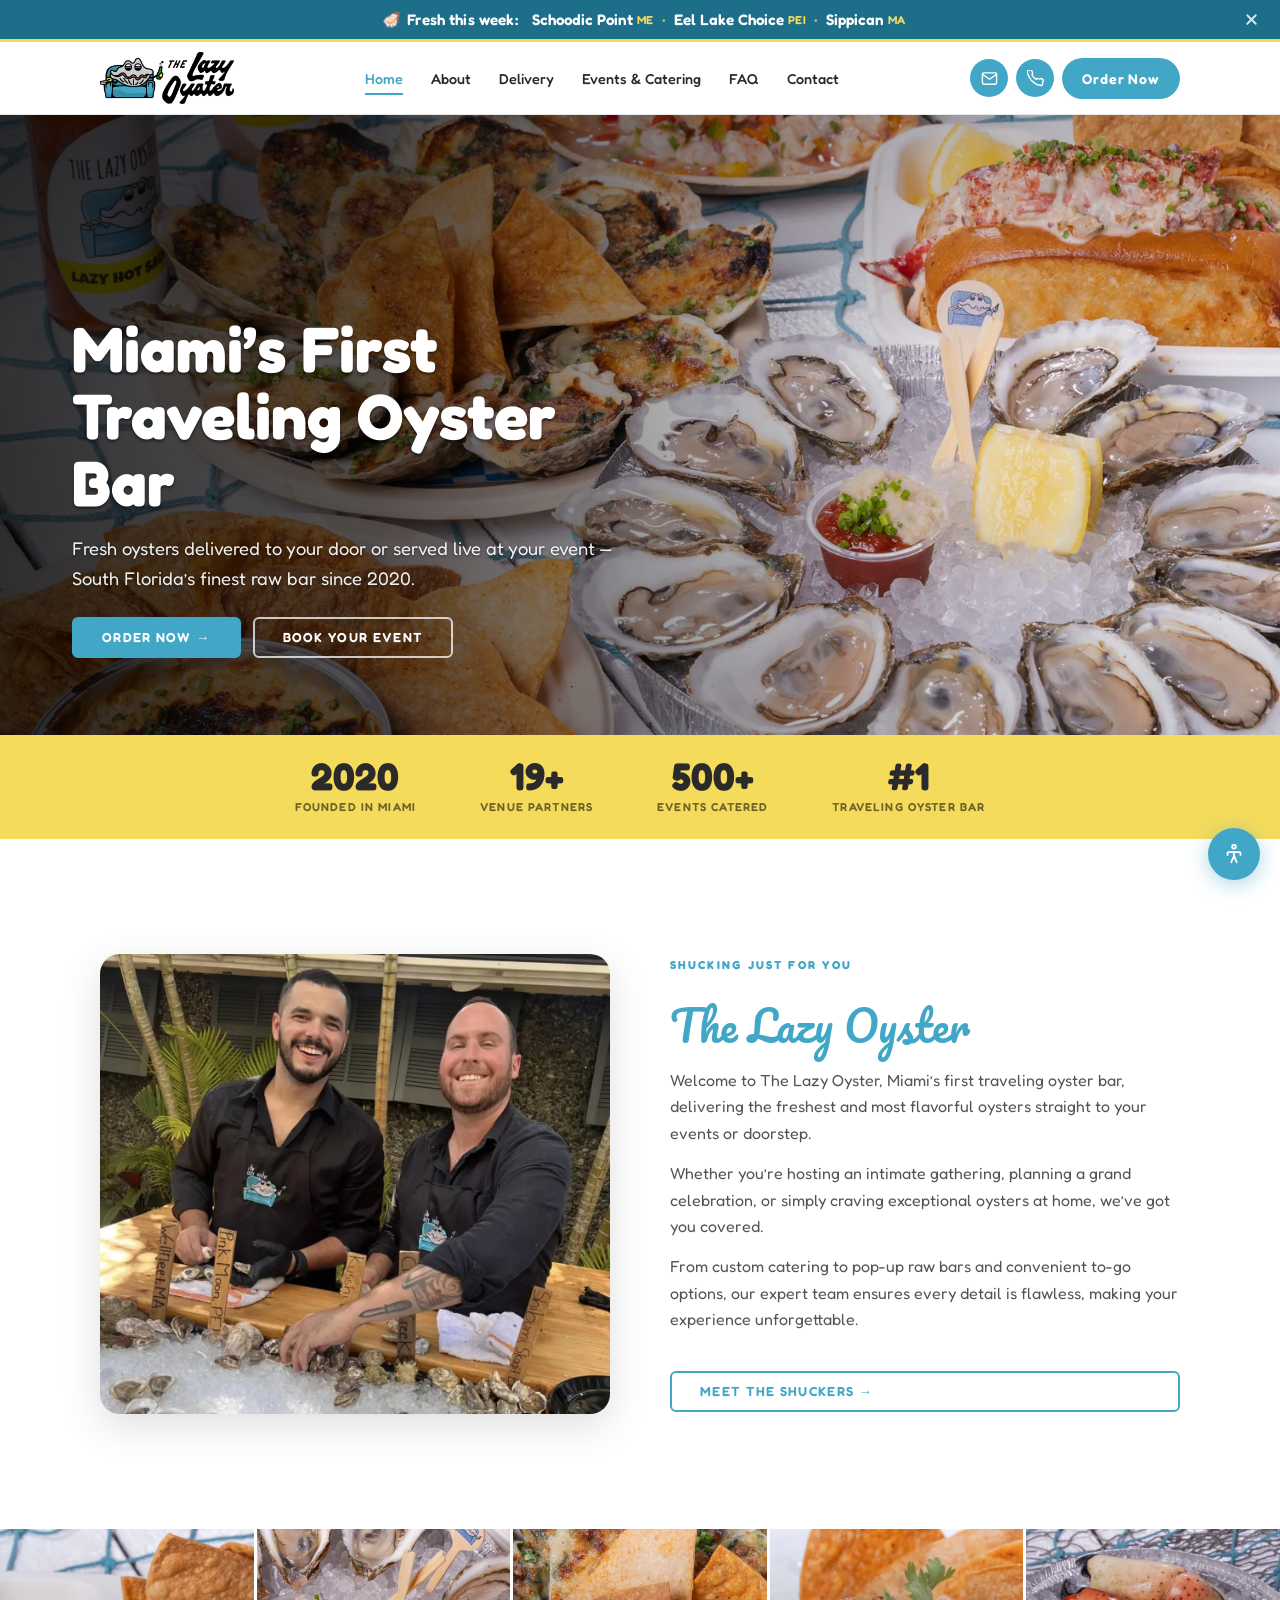
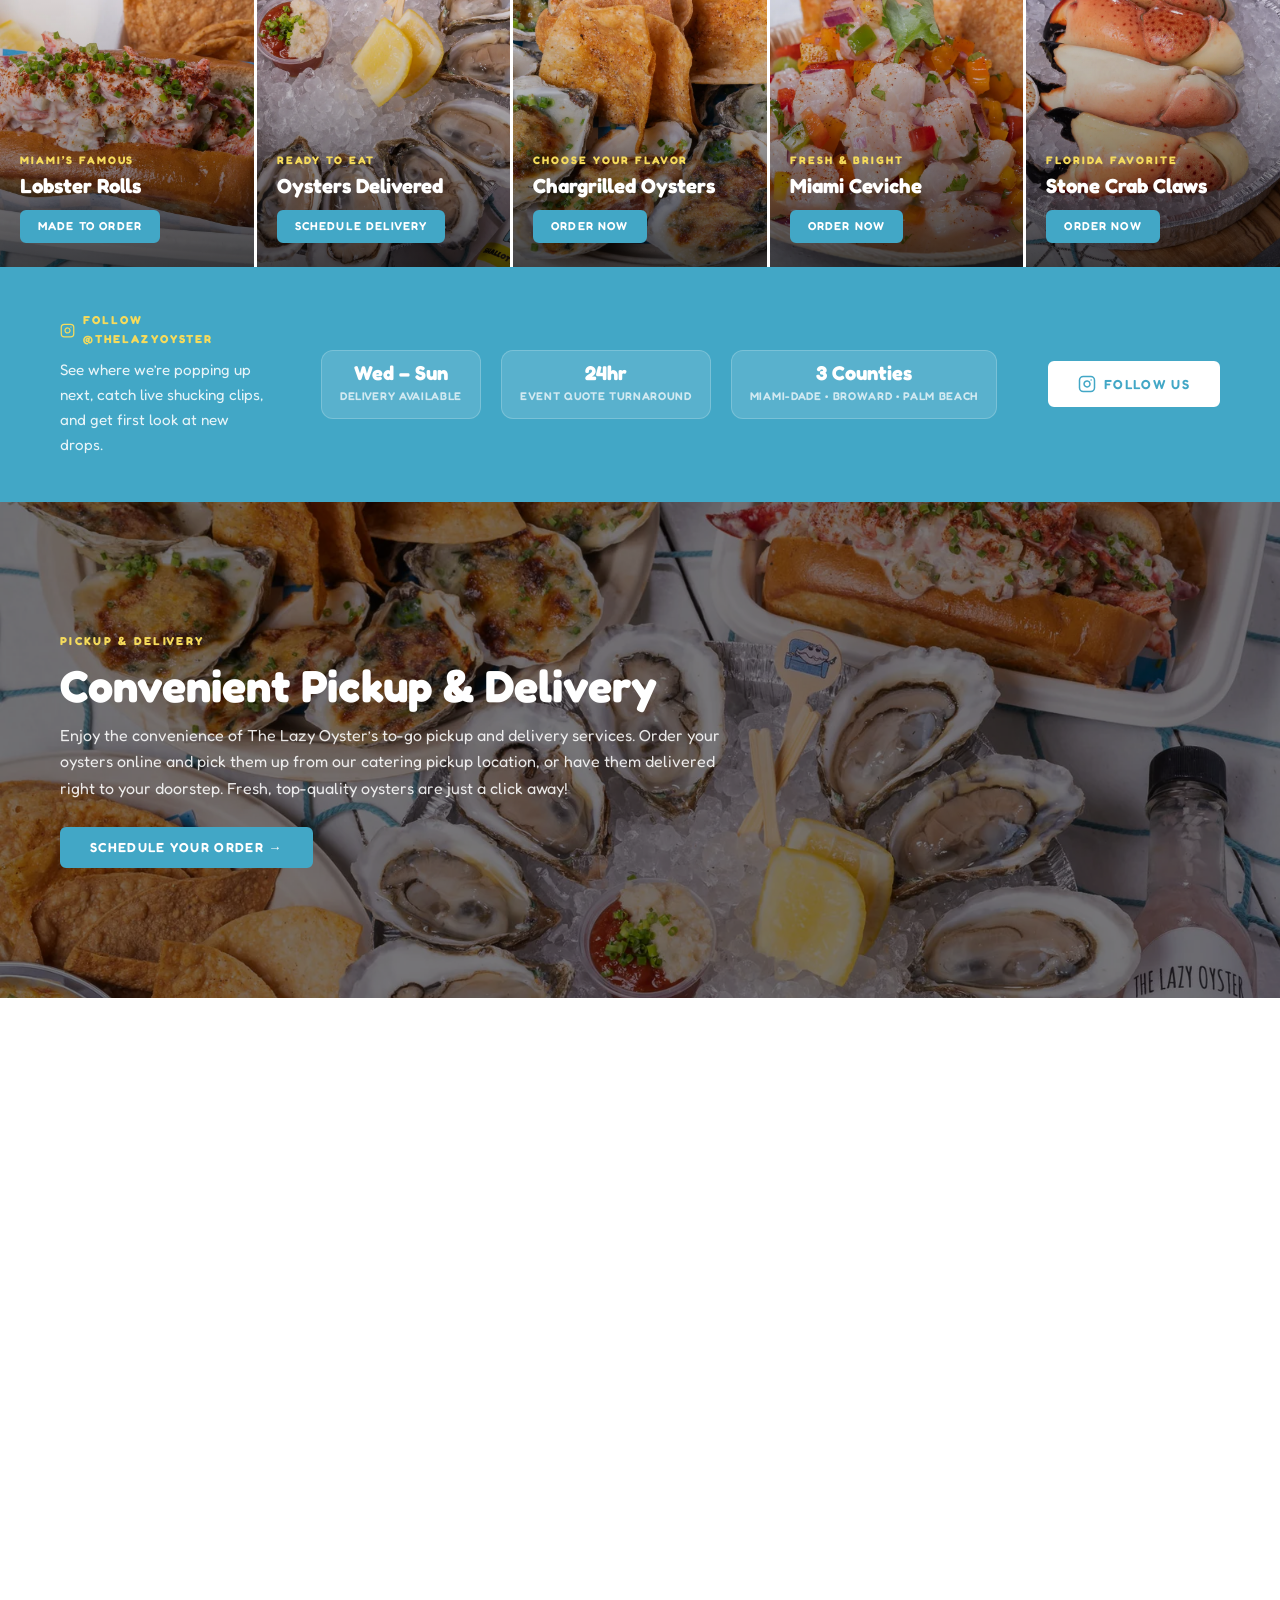
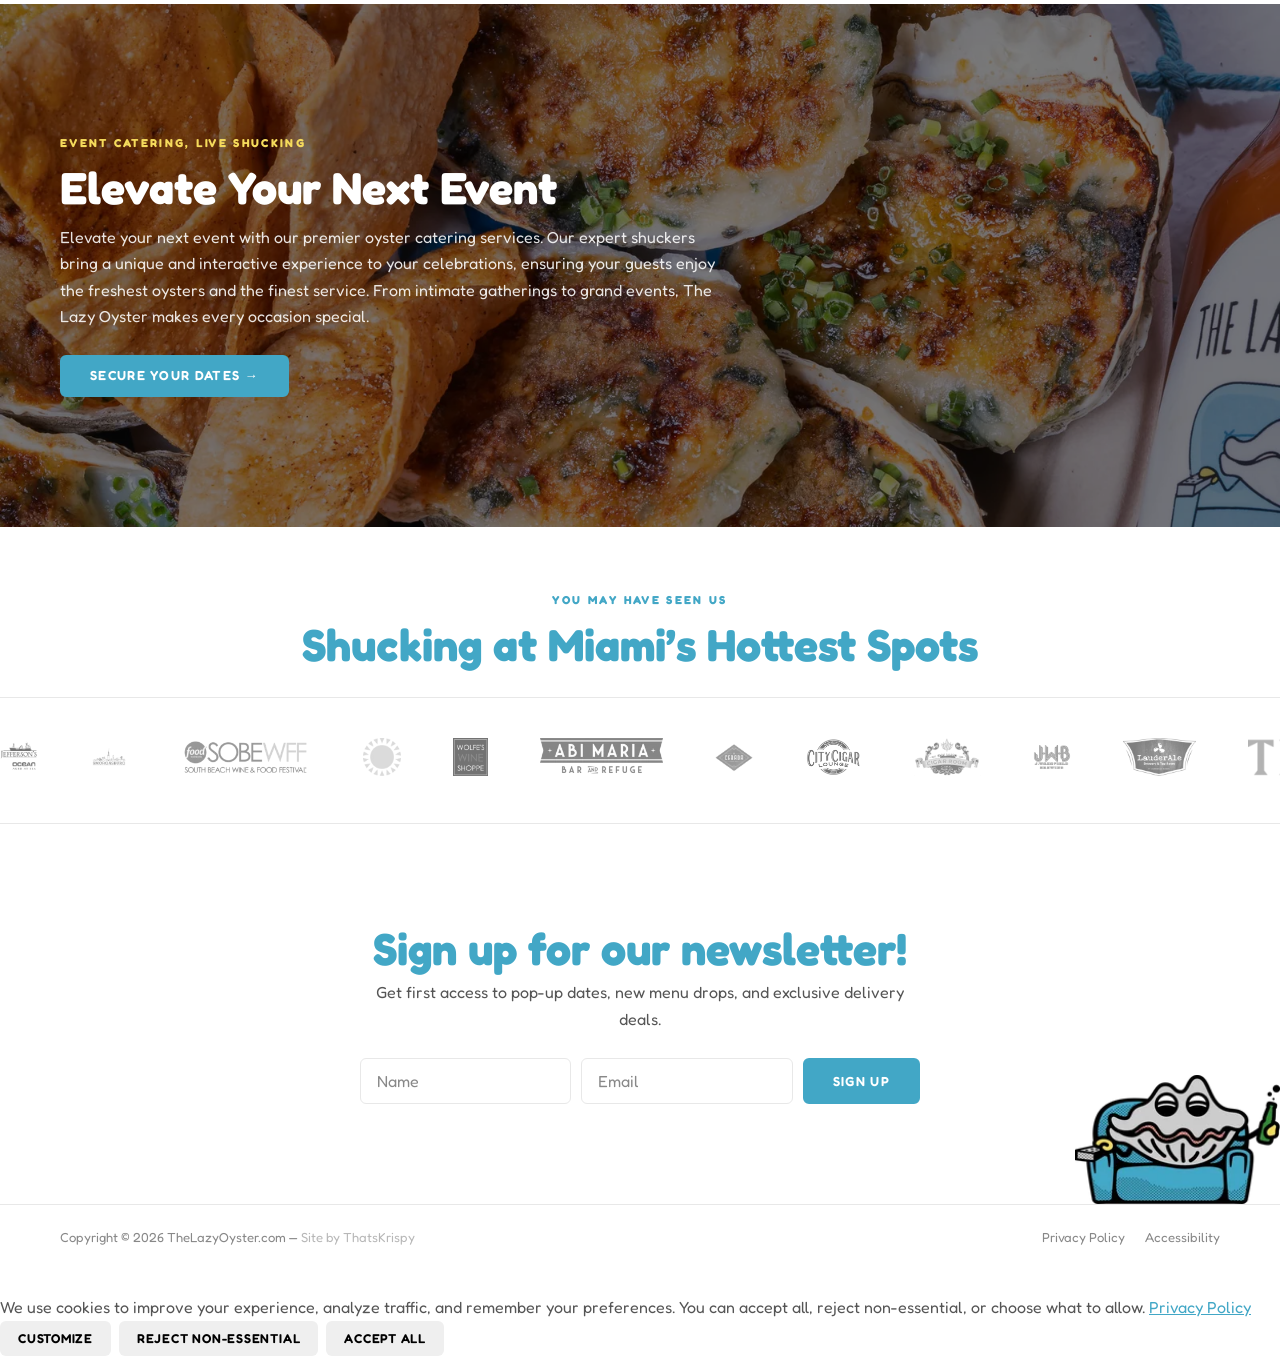
<file: index.html>
<!DOCTYPE html>
<html lang="en">
<head>
  <meta charset="UTF-8"><meta name="viewport" content="width=device-width, initial-scale=1.0">
  <title>The Lazy Oyster | Miami's First Traveling Oyster Bar &amp; Delivery</title>
  <meta name="description" content="Miami's first traveling oyster bar. Fresh shucked oysters delivered to your door, live raw bar catering for events, lobster rolls, ceviche and more. Serving South Florida.">
  <meta name="robots" content="index, follow">
  <link rel="canonical" href="https://www.thelazyoyster.com/">
  <meta property="og:title" content="The Lazy Oyster | Miami's Traveling Oyster Bar">
  <meta property="og:description" content="Fresh oysters delivered to your door or served live at your event. Miami's first traveling oyster bar.">
  <meta property="og:image" content="https://www.thelazyoyster.com/assets/images/hero-full-spread.webp">
  <meta property="og:url" content="https://www.thelazyoyster.com/"><meta property="og:type" content="website">
  <script type="application/ld+json">{"@context":"https://schema.org","@type":"FoodEstablishment","name":"The Lazy Oyster","description":"Miami's first traveling oyster bar delivering fresh oysters and live raw bar catering across South Florida.","url":"https://www.thelazyoyster.com","telephone":"+13059050257","email":"StayLazy@TheLazyOyster.com","foundingDate":"2020","servesCuisine":["Seafood","Oysters","Raw Bar","Lobster Rolls","Ceviche","Stone Crab"],"areaServed":[{"@type":"AdministrativeArea","name":"Miami-Dade County"},{"@type":"AdministrativeArea","name":"Broward County"},{"@type":"AdministrativeArea","name":"Palm Beach County"}],"address":{"@type":"PostalAddress","addressLocality":"Miami","addressRegion":"FL","addressCountry":"US"},"sameAs":["https://www.instagram.com/TheLazyOyster"]}</script>
  <link rel="icon" href="assets/logos/favicon.jpeg" type="image/jpeg">
  <link rel="preconnect" href="https://fonts.googleapis.com">
  <link rel="preconnect" href="https://fonts.gstatic.com" crossorigin>
  <link href="https://fonts.googleapis.com/css2?family=Fredoka:wght@400;500;600;700&family=Pacifico&display=swap" rel="stylesheet">
  <link rel="stylesheet" href="css/style.css?v=20260630-1">
</head>
<body>

<a href="#main-content" class="skip-link">Skip to main content</a>
<header role="banner">
  <nav class="navbar" aria-label="Main navigation">
    <div class="navbar__inner">
      <a href="index.html" class="navbar__logo" aria-label="The Lazy Oyster - Home">
        <img src="assets/logos/logo-horizontal.png" alt="The Lazy Oyster" width="170" height="52">
      </a>
      <ul class="navbar__links" role="list">
        <li><a href="index.html" class="active">Home</a></li>
        <li><a href="about.html">About</a></li>
        <li><a href="delivery.html">Delivery</a></li>
        <li><a href="events-catering.html">Events &amp; Catering</a></li>
        <li><a href="faq.html">FAQ</a></li>
        <li><a href="contact.html">Contact</a></li>
      </ul>
      <div class="navbar__right">
        <a href="mailto:StayLazy@TheLazyOyster.com" class="navbar__icon-btn" aria-label="Email us">
          <svg xmlns="http://www.w3.org/2000/svg" viewBox="0 0 24 24" fill="none" stroke="currentColor" stroke-width="2" stroke-linecap="round" stroke-linejoin="round" aria-hidden="true"><path d="M4 4h16c1.1 0 2 .9 2 2v12c0 1.1-.9 2-2 2H4c-1.1 0-2-.9-2-2V6c0-1.1.9-2 2-2z"/><polyline points="22,6 12,13 2,6"/></svg>
        </a>
        <a href="tel:3059050257" class="navbar__icon-btn" aria-label="Call (305) 905-0257">
          <svg xmlns="http://www.w3.org/2000/svg" viewBox="0 0 24 24" fill="none" stroke="currentColor" stroke-width="2" stroke-linecap="round" stroke-linejoin="round" aria-hidden="true"><path d="M22 16.92v3a2 2 0 01-2.18 2 19.79 19.79 0 01-8.63-3.07A19.5 19.5 0 013.07 9.81 19.79 19.79 0 01.08 1.18 2 2 0 012.07 0h3a2 2 0 012 1.72c.127.96.361 1.903.7 2.81a2 2 0 01-.45 2.11L6.91 7.09a16 16 0 006 6l.41-.41a2 2 0 012.11-.45c.907.339 1.85.573 2.81.7A2 2 0 0122 16.92z"/></svg>
        </a>
        <a href="https://www.orderthelazyoyster.com" target="_blank" rel="noopener noreferrer" class="navbar__order">Order Now</a>
        <button class="navbar__hamburger" id="hamburger" aria-expanded="false" aria-controls="mobile-nav" aria-label="Open menu">
          <svg xmlns="http://www.w3.org/2000/svg" viewBox="0 0 24 24" fill="none" stroke="currentColor" stroke-width="2" stroke-linecap="round" stroke-linejoin="round" aria-hidden="true"><line x1="3" y1="6" x2="21" y2="6"/><line x1="3" y1="12" x2="21" y2="12"/><line x1="3" y1="18" x2="21" y2="18"/></svg>
        </button>
      </div>
    </div>
    <div class="navbar__mobile" id="mobile-nav" role="navigation" aria-label="Mobile navigation">
      <a href="index.html">Home</a>
      <a href="about.html">About</a>
      <a href="delivery.html">Delivery</a>
      <a href="events-catering.html">Events &amp; Catering</a>
      <a href="faq.html">FAQ</a>
      <a href="contact.html">Contact</a>
      <a href="https://www.orderthelazyoyster.com" target="_blank" rel="noopener noreferrer" class="navbar__order">Order Now</a>
    </div>
  </nav>
</header>

<main id="main-content">

  <!-- HERO — full spread table shot -->
  <section class="hero" aria-label="The Lazy Oyster full seafood spread">
    <img src="assets/images/hero-full-spread.webp"
         alt="The Lazy Oyster full spread — oysters on ice, chargrilled oysters, lobster roll, and ceviche"
         class="hero__img" style="object-position: center 40%;"
         width="1600" height="1066" loading="eager" fetchpriority="high">
    <div class="hero__overlay" aria-hidden="true"></div>
    <div class="hero__content">
      <h1>Miami&rsquo;s First<br>Traveling Oyster Bar</h1>
      <p>Fresh oysters delivered to your door or served live at your event &mdash; South Florida&rsquo;s finest raw bar since 2020.</p>
      <div class="hero__btns">
        <a href="https://www.orderthelazyoyster.com" target="_blank" rel="noopener noreferrer" class="btn btn-primary">Order Now &rarr;</a>
        <a href="events-catering.html" class="btn btn-outline-white">Book Your Event</a>
      </div>
    </div>
  </section>

  <!-- STATS BAR -->
  <div class="stats-bar" aria-label="By the numbers">
    <div class="stats-bar__inner">
      <div class="stat"><div class="stat__num">2020</div><div class="stat__label">Founded in Miami</div></div>
      <div class="stat"><div class="stat__num">19+</div><div class="stat__label">Venue Partners</div></div>
      <div class="stat"><div class="stat__num">500+</div><div class="stat__label">Events Catered</div></div>
      <div class="stat"><div class="stat__num">#1</div><div class="stat__label">Traveling Oyster Bar</div></div>
    </div>
  </div>

  <!-- INTRO SPLIT -->
  <div class="section">
    <div class="intro-split">
      <div class="intro-split__img fade-up">
        <img src="assets/images/lazy-oyster-founders-alex-brandon.webp"
             alt="Alex Gilardi and Brandon Mesa, founders of The Lazy Oyster, at their raw bar"
             width="640" height="480" loading="lazy" style="object-position: center 20%;">

      </div>
      <div class="intro-split__text fade-up">
        <span class="eyebrow">Shucking Just For You</span>
        <h2 class="script">The Lazy Oyster</h2>
        <p>Welcome to The Lazy Oyster, Miami&rsquo;s first traveling oyster bar, delivering the freshest and most flavorful oysters straight to your events or doorstep.</p>
        <p>Whether you&rsquo;re hosting an intimate gathering, planning a grand celebration, or simply craving exceptional oysters at home, we&rsquo;ve got you covered.</p>
        <p>From custom catering to pop-up raw bars and convenient to-go options, our expert team ensures every detail is flawless, making your experience unforgettable.</p>
        <a href="about.html" class="btn btn-outline-teal mt-24">Meet the Shuckers &rarr;</a>
      </div>
    </div>
  </div>

  <!-- PRODUCT GRID — 5 cards: lobster roll, raw oysters, chargrilled, ceviche, stone crab -->
  <section aria-label="Our menu and offerings" class="product-grid-section">
    <div class="product-grid">
      <article class="product-card">
        <img src="assets/images/lobster-roll-clean.webp"
             alt="Miami's famous lobster rolls from The Lazy Oyster"
             width="400" height="530" loading="lazy" style="object-position: center 60%;">
        <div class="product-card__overlay">
          <span class="product-card__label">Miami&rsquo;s Famous</span>
          <p class="product-card__title">Lobster Rolls</p>
          <a href="https://www.orderthelazyoyster.com/?item=290#5SFU5SU343CYXHFCDRIEVU4I"
             target="_blank" rel="noopener noreferrer" class="btn btn-primary">Made to Order</a>
        </div>
      </article>
      <article class="product-card">
        <img src="assets/images/oysters-on-ice-raw.webp"
             alt="Fresh shucked oysters on ice with sauces and lemon"
             width="400" height="530" loading="lazy" style="object-position: center top;">
        <div class="product-card__overlay">
          <span class="product-card__label">Ready to Eat</span>
          <p class="product-card__title">Oysters Delivered</p>
          <a href="https://www.orderthelazyoyster.com/?item=EAQW64QYK3SGAOT4VXST23AE#5SFU5SU343CYXHFCDRIEVU4I"
             target="_blank" rel="noopener noreferrer" class="btn btn-primary">Schedule Delivery</a>
        </div>
      </article>
      <article class="product-card">
        <img src="assets/images/chargrilled-oysters-plate.webp"
             alt="Chargrilled oysters with cheese and green onion from The Lazy Oyster"
             width="400" height="530" loading="lazy" style="object-position: center center;">
        <div class="product-card__overlay">
          <span class="product-card__label">Choose Your Flavor</span>
          <p class="product-card__title">Chargrilled Oysters</p>
          <a href="https://www.orderthelazyoyster.com/?item=303#5SFU5SU343CYXHFCDRIEVU4I"
             target="_blank" rel="noopener noreferrer" class="btn btn-primary">Order Now</a>
        </div>
      </article>
      <article class="product-card">
        <img src="assets/images/ceviche-bowl-clean.webp"
             alt="Fresh ceviche with colorful vegetables and crispy chips"
             width="400" height="530" loading="lazy" style="object-position: center center;">
        <div class="product-card__overlay">
          <span class="product-card__label">Fresh &amp; Bright</span>
          <p class="product-card__title">Miami Ceviche</p>
          <a href="https://www.orderthelazyoyster.com"
             target="_blank" rel="noopener noreferrer" class="btn btn-primary">Order Now</a>
        </div>
      </article>
      <article class="product-card">
        <img src="assets/images/stone-crab-board.webp"
             alt="Florida stone crab claws on ice with mustard sauce"
             width="400" height="530" loading="lazy" style="object-position: center 40%;">
        <div class="product-card__overlay">
          <span class="product-card__label">Florida Favorite</span>
          <p class="product-card__title">Stone Crab Claws</p>
          <a href="https://www.orderthelazyoyster.com"
             target="_blank" rel="noopener noreferrer" class="btn btn-primary">Order Now</a>
        </div>
      </article>
    </div>
  </section>


  <!-- SOCIAL PROOF STRIP — between product grid and delivery band -->
  <div class="social-strip" aria-label="Follow us on Instagram">
    <div class="social-strip__inner">
      <div class="social-strip__text">
        <span class="social-strip__label">
          <svg xmlns="http://www.w3.org/2000/svg" viewBox="0 0 24 24" width="15" height="15" style="width:15px;height:15px;flex-shrink:0;display:block;" fill="none" stroke="currentColor" stroke-width="2" stroke-linecap="round" stroke-linejoin="round" aria-hidden="true"><rect x="2" y="2" width="20" height="20" rx="5" ry="5"/><path d="M16 11.37A4 4 0 1112.63 8 4 4 0 0116 11.37z"/><line x1="17.5" y1="6.5" x2="17.51" y2="6.5"/></svg>
          Follow @TheLazyOyster
        </span>
        <p class="social-strip__copy">See where we&rsquo;re popping up next, catch live shucking clips, and get first look at new drops.</p>
      </div>
      <div class="social-strip__badges">
        <div class="social-badge">
          <strong>Wed &ndash; Sun</strong>
          <span>Delivery Available</span>
        </div>
        <div class="social-badge">
          <strong>24hr</strong>
          <span>Event Quote Turnaround</span>
        </div>
        <div class="social-badge">
          <strong>3 Counties</strong>
          <span>Miami-Dade &bull; Broward &bull; Palm Beach</span>
        </div>
      </div>
      <a href="https://www.instagram.com/TheLazyOyster" target="_blank" rel="noopener noreferrer" class="btn btn-primary social-strip__cta">
        <svg xmlns="http://www.w3.org/2000/svg" viewBox="0 0 24 24" width="18" height="18" style="width:18px;height:18px;flex-shrink:0;display:block;" fill="none" stroke="currentColor" stroke-width="2" stroke-linecap="round" stroke-linejoin="round" aria-hidden="true"><rect x="2" y="2" width="20" height="20" rx="5" ry="5"/><path d="M16 11.37A4 4 0 1112.63 8 4 4 0 0116 11.37z"/><line x1="17.5" y1="6.5" x2="17.51" y2="6.5"/></svg>
        Follow Us
      </a>
    </div>
  </div>

  <!-- DELIVERY BAND -->
  <div class="band" aria-labelledby="delivery-band-heading">
    <div class="band__bg" style="background-image:url('assets/images/oysters-shucked-closeup.webp'); background-position: center 35%;" aria-hidden="true"></div>
    <div class="band__overlay" aria-hidden="true"></div>
    <div class="band__content">
      <span class="eyebrow" style="color:var(--yellow)">Pickup &amp; Delivery</span>
      <h2 id="delivery-band-heading">Convenient Pickup &amp; Delivery</h2>
      <p>Enjoy the convenience of The Lazy Oyster&rsquo;s to-go pickup and delivery services. Order your oysters online and pick them up from our catering pickup location, or have them delivered right to your doorstep. Fresh, top-quality oysters are just a click away!</p>
      <a href="https://www.orderthelazyoyster.com" target="_blank" rel="noopener noreferrer" class="btn btn-primary">Schedule Your Order &rarr;</a>
    </div>
  </div>

  <!-- WHY CHOOSE US -->
  <div class="section">
    <div class="why-split">
      <div class="why-lead fade-up">
        <span class="eyebrow">Why Choose Us</span>
        <h2>We choose quality and quantity, and vice-versa.</h2>
        <p>At The Lazy Oyster, we are dedicated to delivering an exceptional culinary experience that transcends ordinary taste boundaries.</p>
        <p>Our oysters are sourced from the finest waters, ensuring every bite is a testament to quality and freshness. We believe in providing a dining experience that is both luxurious and accessible, with flavors that linger long after the meal is over.</p>
      </div>
      <div class="why-points fade-up">
        <div class="why-point">
          <div class="why-point__icon" aria-hidden="true">
            <svg xmlns="http://www.w3.org/2000/svg" viewBox="0 0 24 24" fill="none" stroke="currentColor" stroke-width="2" stroke-linecap="round" stroke-linejoin="round"><circle cx="12" cy="12" r="10"/><path d="M8 14s1.5 2 4 2 4-2 4-2"/><line x1="9" y1="9" x2="9.01" y2="9"/><line x1="15" y1="9" x2="15.01" y2="9"/></svg>
          </div>
          <div>
            <h4>You May Have Seen Us Around Town</h4>
            <p>Bringing the oyster bar experience to your special events with live shucking and a variety of oyster selections.</p>
          </div>
        </div>
        <div class="why-point">
          <div class="why-point__icon" aria-hidden="true">
            <svg xmlns="http://www.w3.org/2000/svg" viewBox="0 0 24 24" fill="none" stroke="currentColor" stroke-width="2" stroke-linecap="round" stroke-linejoin="round"><path d="M12 2l3.09 6.26L22 9.27l-5 4.87 1.18 6.88L12 17.77l-6.18 3.25L7 14.14 2 9.27l6.91-1.01L12 2z"/></svg>
          </div>
          <div>
            <h4>A Growing Brand Since 2020</h4>
            <p>The Lazy Oyster has become a Miami staple, known for fresh, high-quality oysters and exceptional service. We continue to expand, bringing our unique experience to more locations.</p>
          </div>
        </div>
        <div class="why-point">
          <div class="why-point__icon" aria-hidden="true">
            <svg xmlns="http://www.w3.org/2000/svg" viewBox="0 0 24 24" fill="none" stroke="currentColor" stroke-width="2" stroke-linecap="round" stroke-linejoin="round"><path d="M20.84 4.61a5.5 5.5 0 00-7.78 0L12 5.67l-1.06-1.06a5.5 5.5 0 00-7.78 7.78l1.06 1.06L12 21.23l7.78-7.78 1.06-1.06a5.5 5.5 0 000-7.78z"/></svg>
          </div>
          <div>
            <h4>We Love Our Fans</h4>
            <p>Our fans are everything to us. Your support drives us to keep delivering the best oysters and unforgettable experiences. Follow us on Instagram and join us at our next event!</p>
          </div>
        </div>
      </div>
    </div>
  </div>

  <!-- CATERING BAND -->
  <div class="band" aria-labelledby="catering-band-heading">
    <div class="band__bg" style="background-image:url('assets/images/chargrilled-oysters-sauce.webp'); background-position: center 40%;" aria-hidden="true"></div>
    <div class="band__overlay" aria-hidden="true"></div>
    <div class="band__content">
      <span class="eyebrow" style="color:var(--yellow)">Event Catering, Live Shucking</span>
      <h2 id="catering-band-heading">Elevate Your Next Event</h2>
      <p>Elevate your next event with our premier oyster catering services. Our expert shuckers bring a unique and interactive experience to your celebrations, ensuring your guests enjoy the freshest oysters and the finest service. From intimate gatherings to grand events, The Lazy Oyster makes every occasion special.</p>
      <a href="events-catering.html" class="btn btn-primary">Secure Your Dates &rarr;</a>
    </div>
  </div>

  <!-- PARTNER LOGOS TICKER -->
  <section aria-labelledby="partners-home" style="padding: 64px 0 0;">
    <div class="container text-center" style="margin-bottom:28px;">
      <span class="eyebrow" style="display:block;text-align:center;">You May Have Seen Us</span>
      <h2 id="partners-home">Shucking at Miami&rsquo;s Hottest Spots</h2>
    </div>
    <div class="ticker-section">
      <div class="ticker-wrap" aria-label="Partner venues">
        <div class="ticker-track" aria-hidden="true">
          <img src="assets/partner-logos/jefferson-ocean.webp" alt="Jefferson's Ocean" loading="lazy" width="120" height="40">
          <img src="assets/partner-logos/smorgasburg.webp" alt="Smorgasburg" loading="lazy" width="120" height="40">
          <img src="assets/partner-logos/sobewff.webp" alt="South Beach Wine and Food Festival" loading="lazy" width="120" height="40">
          <img src="assets/partner-logos/sunshine-market.webp" alt="Sunshine Market" loading="lazy" width="120" height="40">
          <img src="assets/partner-logos/wolfes-wine.webp" alt="Wolfe's Wine Shoppe" loading="lazy" width="120" height="40">
          <img src="assets/partner-logos/abi-maria.webp" alt="Abi Maria" loading="lazy" width="120" height="40">
          <img src="assets/partner-logos/cebada-rooftop.webp" alt="Cebada Rooftop" loading="lazy" width="120" height="40">
          <img src="assets/partner-logos/city-cigar.webp" alt="City Cigar Lounge" loading="lazy" width="120" height="40">
          <img src="assets/partner-logos/galiano-cigar.webp" alt="Galiano Cigar Room" loading="lazy" width="120" height="40">
          <img src="assets/partner-logos/j-wakefield.webp" alt="J Wakefield Brewing" loading="lazy" width="120" height="40">
          <img src="assets/partner-logos/lauderale.webp" alt="LauderAle Brewery" loading="lazy" width="120" height="40">
          <img src="assets/partner-logos/terras.webp" alt="Terras" loading="lazy" width="120" height="40">
          <img src="assets/partner-logos/tripping-animals.webp" alt="Tripping Animals Brewing" loading="lazy" width="120" height="40">
          <img src="assets/partner-logos/unbranded.webp" alt="Unbranded" loading="lazy" width="120" height="40">
          <img src="assets/partner-logos/gateway-market.webp" alt="Gateway Market" loading="lazy" width="120" height="40">
          <img src="assets/partner-logos/jefferson-ocean.webp" alt="" loading="lazy" width="120" height="40">
          <img src="assets/partner-logos/smorgasburg.webp" alt="" loading="lazy" width="120" height="40">
          <img src="assets/partner-logos/sobewff.webp" alt="" loading="lazy" width="120" height="40">
          <img src="assets/partner-logos/sunshine-market.webp" alt="" loading="lazy" width="120" height="40">
          <img src="assets/partner-logos/wolfes-wine.webp" alt="" loading="lazy" width="120" height="40">
          <img src="assets/partner-logos/abi-maria.webp" alt="" loading="lazy" width="120" height="40">
          <img src="assets/partner-logos/cebada-rooftop.webp" alt="" loading="lazy" width="120" height="40">
          <img src="assets/partner-logos/city-cigar.webp" alt="" loading="lazy" width="120" height="40">
          <img src="assets/partner-logos/galiano-cigar.webp" alt="" loading="lazy" width="120" height="40">
          <img src="assets/partner-logos/j-wakefield.webp" alt="" loading="lazy" width="120" height="40">
          <img src="assets/partner-logos/lauderale.webp" alt="" loading="lazy" width="120" height="40">
          <img src="assets/partner-logos/terras.webp" alt="" loading="lazy" width="120" height="40">
          <img src="assets/partner-logos/tripping-animals.webp" alt="" loading="lazy" width="120" height="40">
          <img src="assets/partner-logos/unbranded.webp" alt="" loading="lazy" width="120" height="40">
          <img src="assets/partner-logos/gateway-market.webp" alt="" loading="lazy" width="120" height="40">
        </div>
      </div>
    </div>
  </section>

  <!-- NEWSLETTER -->
  <section class="newsletter" aria-labelledby="newsletter-home">
    <div class="newsletter__inner">
      <h2 id="newsletter-home">Sign up for our newsletter!</h2>
      <p>Get first access to pop-up dates, new menu drops, and exclusive delivery deals.</p>
      <form class="newsletter-form" data-access-key="YOUR_WEB3FORMS_KEY" novalidate>
        <input type="hidden" name="botcheck" value="" style="display:none">
        <input type="hidden" name="subject" value="Newsletter Sign-Up - The Lazy Oyster">
        <input type="text" name="name" placeholder="Name" required autocomplete="given-name">
        <input type="email" name="email" placeholder="Email" required autocomplete="email">
        <button type="submit" class="btn btn-primary">Sign Up</button>
      </form>
    </div>
    <img src="assets/logos/logo-mascot.webp" alt="" aria-hidden="true" class="newsletter__mascot" loading="lazy">
  </section>

</main>

<footer class="footer" role="contentinfo">
  <p class="footer__copy">Copyright &copy; 2026 TheLazyOyster.com &mdash; <a href="https://www.thatskrispy.com" target="_blank" rel="noopener noreferrer">Site by ThatsKrispy</a></p>
  <nav class="footer__links" aria-label="Footer links">
    <a href="privacy.html">Privacy Policy</a>
    <a href="accessibility.html">Accessibility</a>
  </nav>
</footer>
<script src="js/a11y-consent.js" defer></script>
<script src="js/weekly-oysters.js?v=20260630-2" defer></script>
<script src="js/main.js" defer></script>
</body>
</html>
</file>
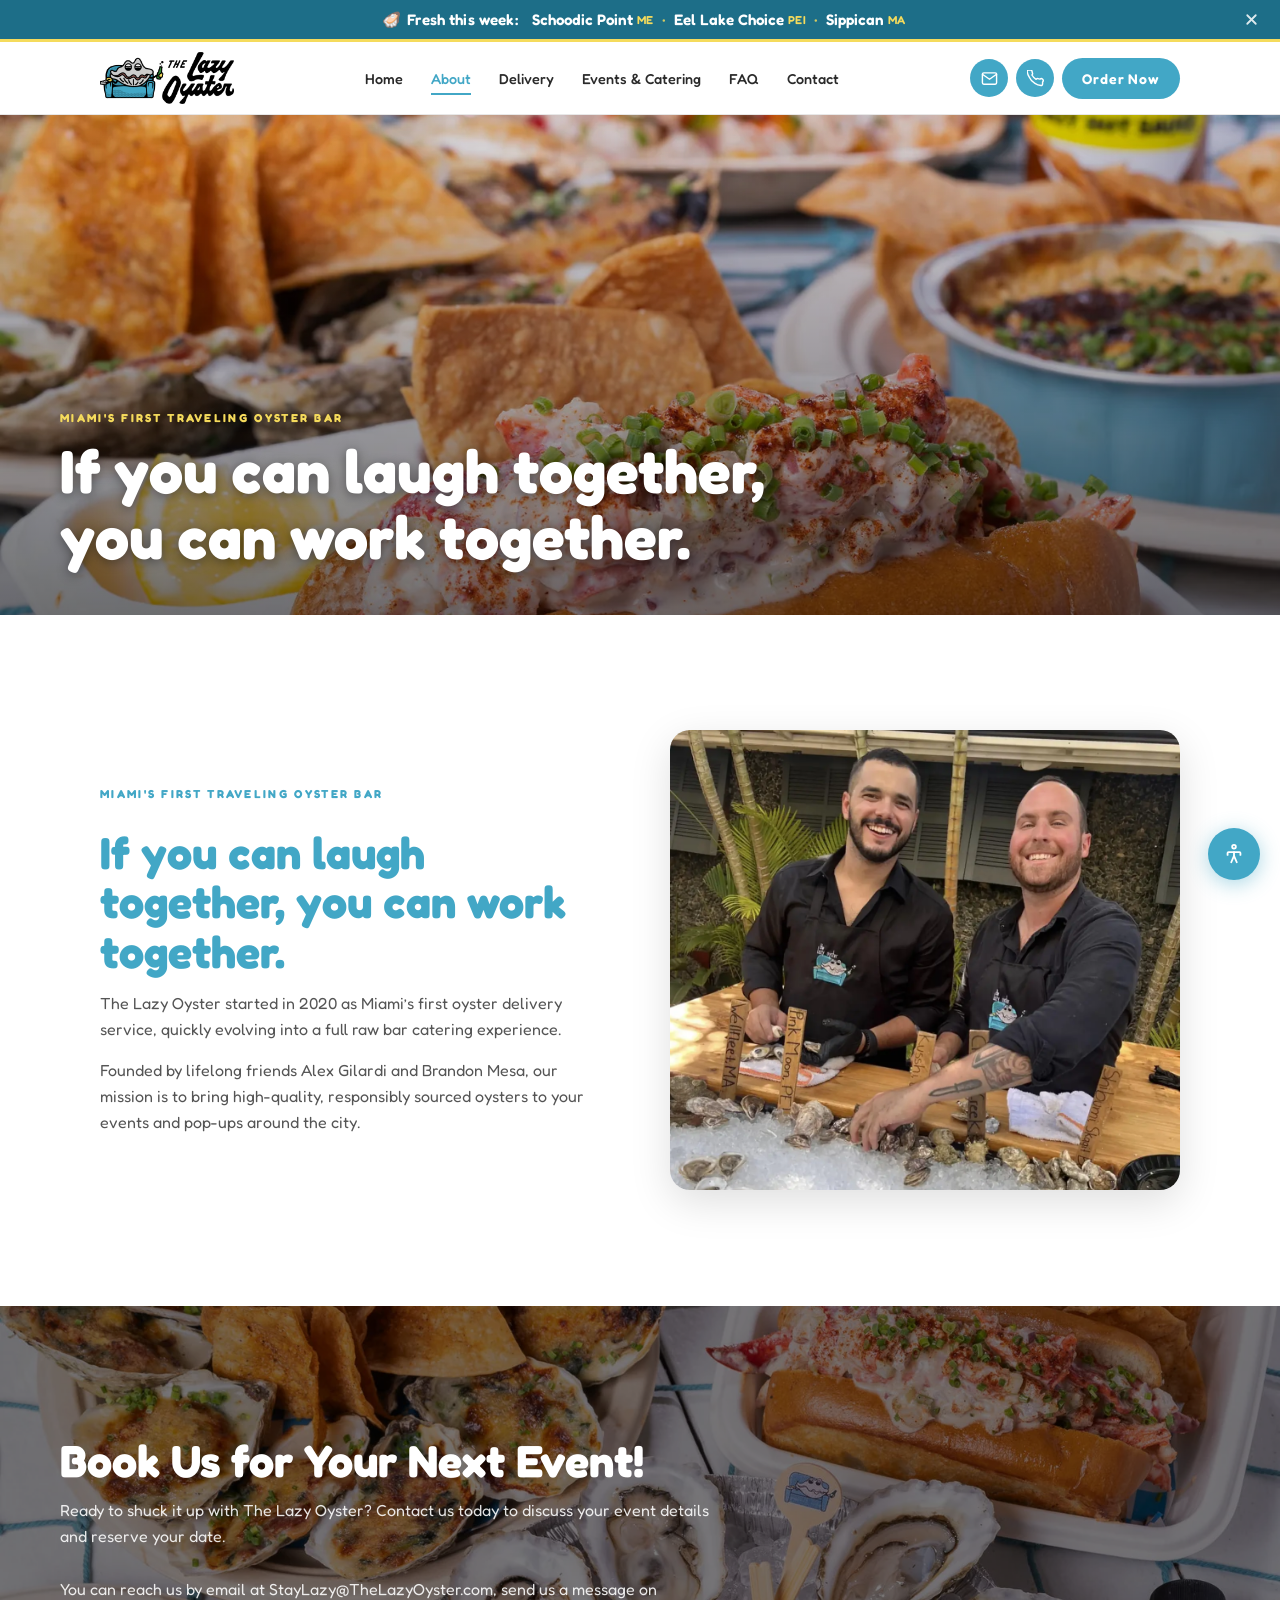
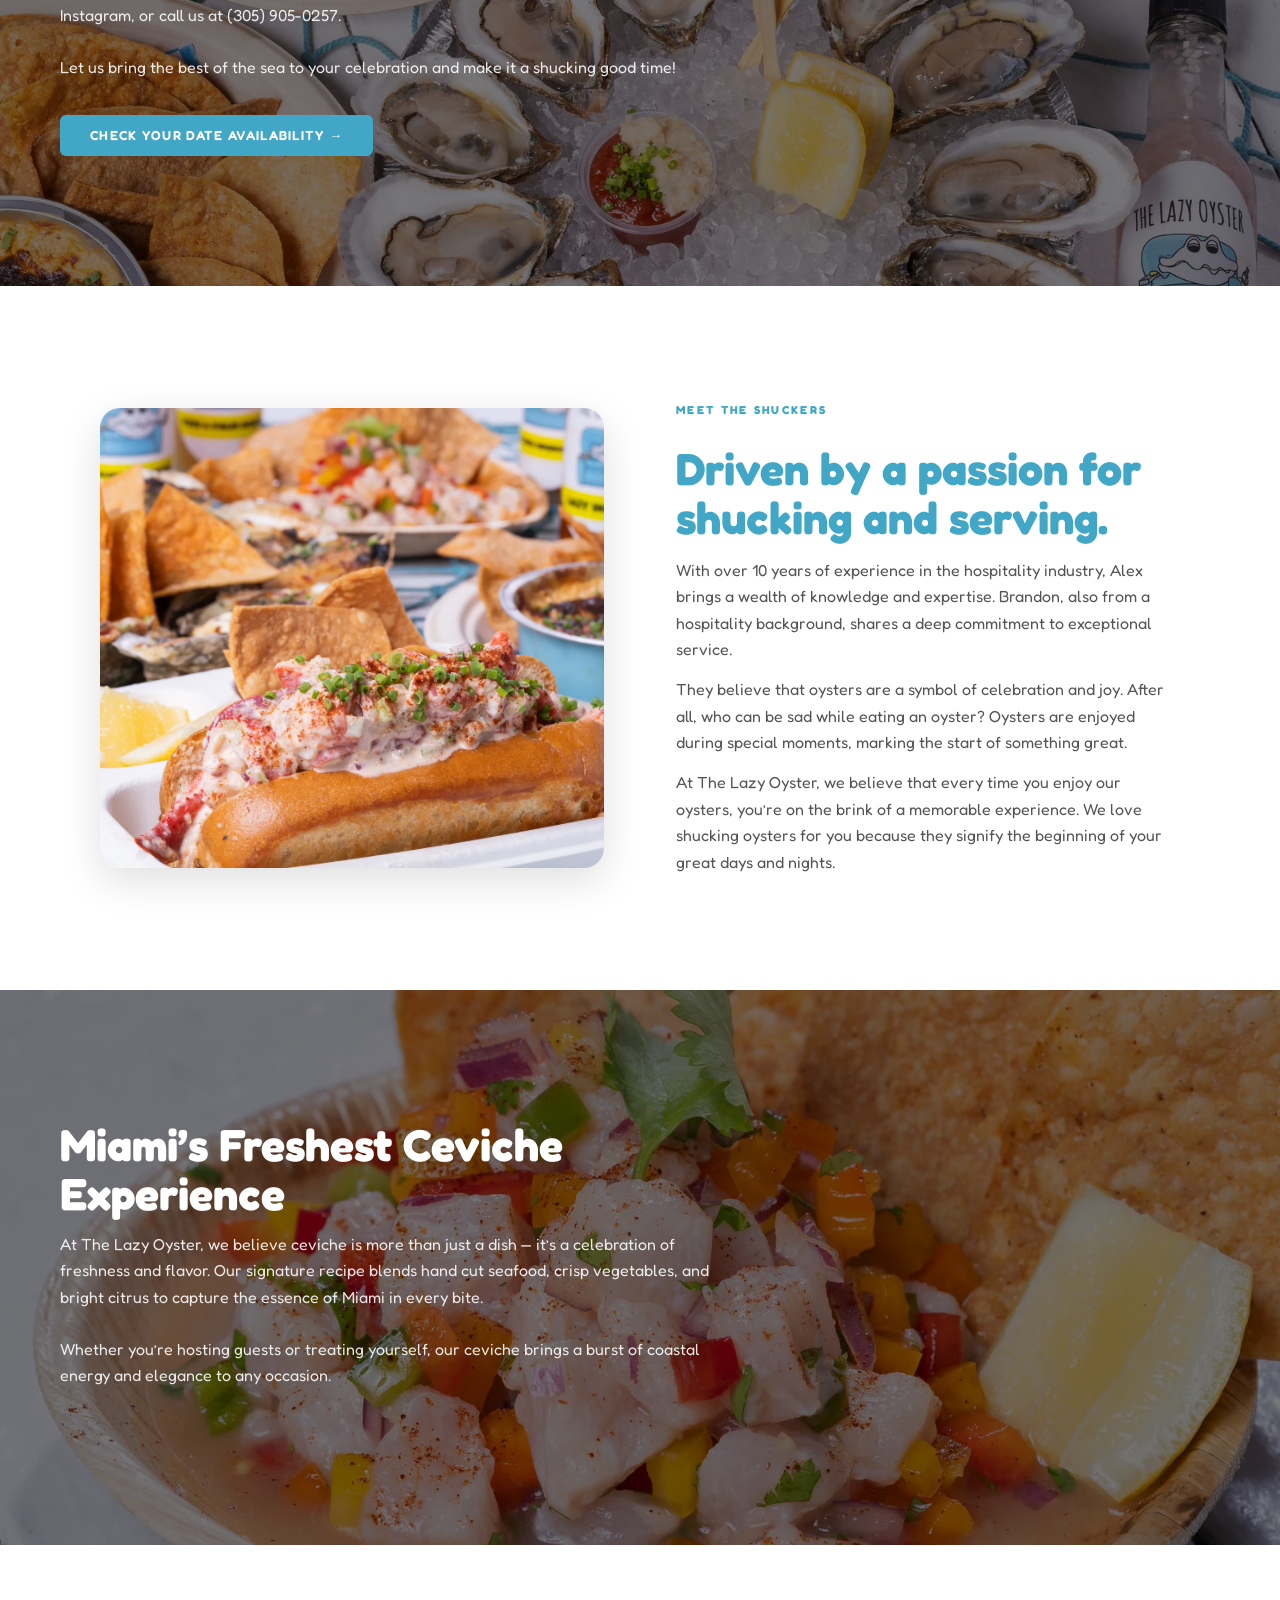
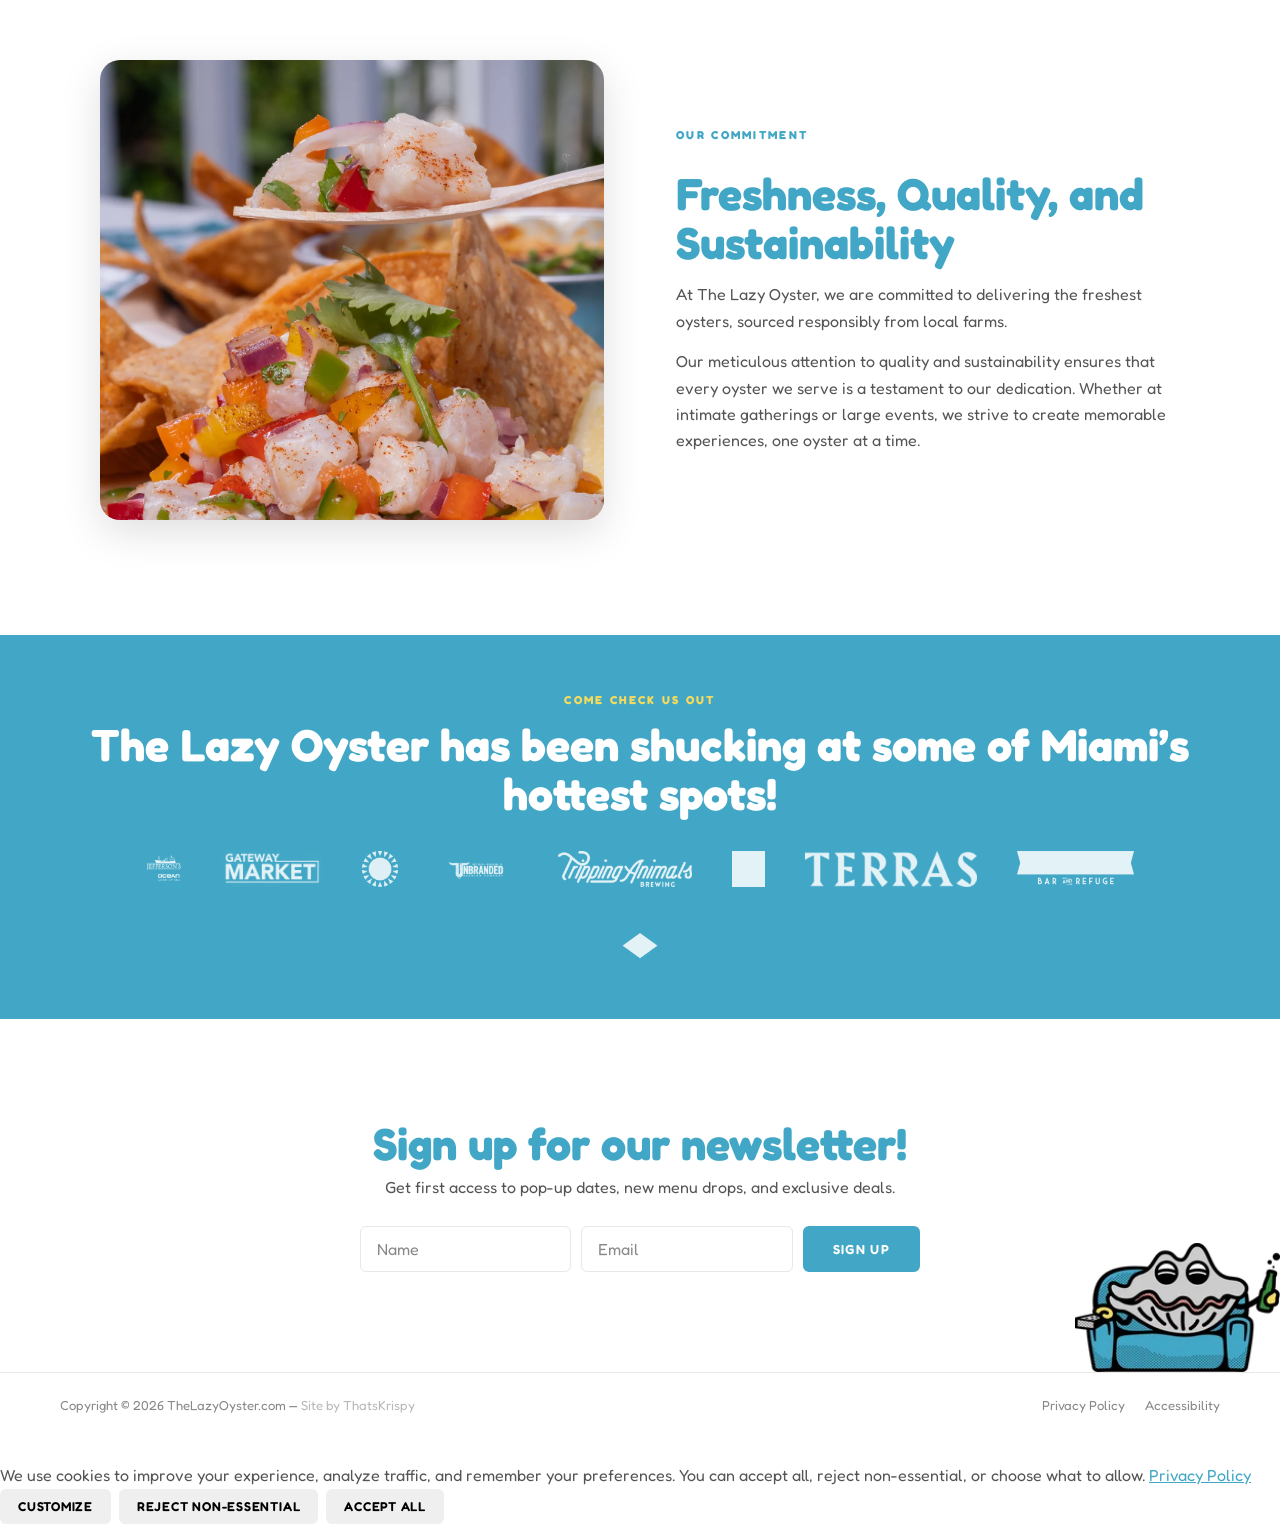
<file: about.html>
<!DOCTYPE html>
<html lang="en">
<head>
  <meta charset="UTF-8"><meta name="viewport" content="width=device-width, initial-scale=1.0">
  <title>About | The Lazy Oyster - Miami's First Traveling Oyster Bar</title>
  <meta name="description" content="Meet Alex Gilardi and Brandon Mesa, the duo behind The Lazy Oyster. Since 2020, Miami's first traveling oyster bar has been bringing fresh oysters and live shucking to South Florida.">
  <meta name="robots" content="index, follow">
  <link rel="canonical" href="https://www.thelazyoyster.com/about">
  <meta property="og:title" content="About The Lazy Oyster | Miami's Traveling Oyster Bar">
  <meta property="og:image" content="https://www.thelazyoyster.com/assets/images/about-lobster-roll-hero.webp">
  <meta property="og:type" content="website">
  <link rel="icon" href="assets/logos/favicon.jpeg" type="image/jpeg">
  <link rel="preconnect" href="https://fonts.googleapis.com">
  <link rel="preconnect" href="https://fonts.gstatic.com" crossorigin>
  <link href="https://fonts.googleapis.com/css2?family=Fredoka:wght@400;500;600;700&family=Pacifico&display=swap" rel="stylesheet">
  <link rel="stylesheet" href="css/style.css?v=20260630-1">
</head>
<body>
<a href="#main-content" class="skip-link">Skip to main content</a>
<header role="banner">
  <nav class="navbar" aria-label="Main navigation">
    <div class="navbar__inner">
      <a href="index.html" class="navbar__logo" aria-label="The Lazy Oyster - Home">
        <img src="assets/logos/logo-horizontal.png" alt="The Lazy Oyster" width="170" height="52">
      </a>
      <ul class="navbar__links" role="list">
        <li><a href="index.html" data-page="index">Home</a></li>
        <li><a href="about.html" data-page="about">About</a></li>
        <li><a href="delivery.html" data-page="delivery">Delivery</a></li>
        <li><a href="events-catering.html" data-page="events">Events &amp; Catering</a></li>
        <li><a href="faq.html" data-page="faq">FAQ</a></li>
        <li><a href="contact.html" data-page="contact">Contact</a></li>
      </ul>
      <div class="navbar__right">
        <a href="mailto:StayLazy@TheLazyOyster.com" class="navbar__icon-btn" aria-label="Email us">
          <svg xmlns="http://www.w3.org/2000/svg" viewBox="0 0 24 24" fill="none" stroke="currentColor" stroke-width="2" stroke-linecap="round" stroke-linejoin="round" aria-hidden="true"><path d="M4 4h16c1.1 0 2 .9 2 2v12c0 1.1-.9 2-2 2H4c-1.1 0-2-.9-2-2V6c0-1.1.9-2 2-2z"/><polyline points="22,6 12,13 2,6"/></svg>
        </a>
        <a href="tel:3059050257" class="navbar__icon-btn" aria-label="Call (305) 905-0257">
          <svg xmlns="http://www.w3.org/2000/svg" viewBox="0 0 24 24" fill="none" stroke="currentColor" stroke-width="2" stroke-linecap="round" stroke-linejoin="round" aria-hidden="true"><path d="M22 16.92v3a2 2 0 01-2.18 2 19.79 19.79 0 01-8.63-3.07A19.5 19.5 0 013.07 9.81 19.79 19.79 0 01.08 1.18 2 2 0 012.07 0h3a2 2 0 012 1.72c.127.96.361 1.903.7 2.81a2 2 0 01-.45 2.11L6.91 7.09a16 16 0 006 6l.41-.41a2 2 0 012.11-.45c.907.339 1.85.573 2.81.7A2 2 0 0122 16.92z"/></svg>
        </a>
        <a href="https://www.orderthelazyoyster.com" target="_blank" rel="noopener noreferrer" class="navbar__order">Order Now</a>
        <button class="navbar__hamburger" id="hamburger" aria-expanded="false" aria-controls="mobile-nav" aria-label="Open menu">
          <svg xmlns="http://www.w3.org/2000/svg" viewBox="0 0 24 24" fill="none" stroke="currentColor" stroke-width="2" stroke-linecap="round" stroke-linejoin="round" aria-hidden="true"><line x1="3" y1="6" x2="21" y2="6"/><line x1="3" y1="12" x2="21" y2="12"/><line x1="3" y1="18" x2="21" y2="18"/></svg>
        </button>
      </div>
    </div>
    <div class="navbar__mobile" id="mobile-nav" role="navigation" aria-label="Mobile navigation">
      <a href="index.html">Home</a>
      <a href="about.html">About</a>
      <a href="delivery.html">Delivery</a>
      <a href="events-catering.html">Events &amp; Catering</a>
      <a href="faq.html">FAQ</a>
      <a href="contact.html">Contact</a>
      <a href="https://www.orderthelazyoyster.com" target="_blank" rel="noopener noreferrer" class="navbar__order">Order Now</a>
    </div>
  </nav>
</header>
<main id="main-content">

  <!-- HERO — lobster roll hero matching original screenshot -->
  <div class="page-hero" aria-label="About The Lazy Oyster">
    <img src="assets/images/lobster-roll-spread.webp"
         alt="Miami lobster rolls, oysters, and chargrilled oysters from The Lazy Oyster"
         width="1600" height="600" loading="eager" fetchpriority="high">
    <div class="page-hero__overlay" aria-hidden="true"></div>
    <div class="page-hero__caption container">
      <span class="eyebrow" style="color:var(--yellow)">Miami's First Traveling Oyster Bar</span>
      <h1>If you can laugh together,<br>you can work together.</h1>
    </div>
  </div>

  <!-- FOUNDERS SPLIT -->
  <div class="section">
    <div class="intro-split">
      <div class="intro-split__text fade-up">
        <span class="eyebrow">Miami's First Traveling Oyster Bar</span>
        <h2>If you can laugh together, you can work together.</h2>
        <p>The Lazy Oyster started in 2020 as Miami&rsquo;s first oyster delivery service, quickly evolving into a full raw bar catering experience.</p>
        <p>Founded by lifelong friends Alex Gilardi and Brandon Mesa, our mission is to bring high-quality, responsibly sourced oysters to your events and pop-ups around the city.</p>
      </div>
      <div class="intro-split__img fade-up">
        <img src="assets/images/lazy-oyster-founders-alex-brandon.webp"
             alt="Alex Gilardi and Brandon Mesa, founders of The Lazy Oyster, at a live raw bar event"
             width="640" height="480" loading="lazy"
             style="object-position: center 15%;">
      </div>
    </div>
  </div>

  <!-- BOOK US BAND -->
  <div class="band" aria-labelledby="about-book-heading">
    <div class="band__bg" style="background-image:url('assets/images/oysters-shucked-closeup.webp'); background-position: center 35%;" aria-hidden="true"></div>
    <div class="band__overlay" aria-hidden="true"></div>
    <div class="band__content">
      <h2 id="about-book-heading">Book Us for Your Next Event!</h2>
      <p>Ready to shuck it up with The Lazy Oyster? Contact us today to discuss your event details and reserve your date.</p>
      <p>You can reach us by email at StayLazy@TheLazyOyster.com, send us a message on Instagram, or call us at (305) 905-0257.</p>
      <p>Let us bring the best of the sea to your celebration and make it a shucking good time!</p>
      <a href="events-catering.html" class="btn btn-primary" style="margin-top:8px;">Check Your Date Availability &rarr;</a>
    </div>
  </div>

  <!-- MEET THE SHUCKERS -->
  <div class="section">
    <div class="commitment-split">
      <div class="commitment-split__img fade-up">
        <img src="assets/images/lobster-roll-spread.webp"
             alt="Miami lobster rolls, chargrilled oysters, and fresh seafood spread from The Lazy Oyster"
             width="640" height="480" loading="lazy" style="object-position: center 55%;">
      </div>
      <div class="commitment-split__text fade-up">
        <span class="eyebrow">Meet the Shuckers</span>
        <h2>Driven by a passion for shucking and serving.</h2>
        <p>With over 10 years of experience in the hospitality industry, Alex brings a wealth of knowledge and expertise. Brandon, also from a hospitality background, shares a deep commitment to exceptional service.</p>
        <p>They believe that oysters are a symbol of celebration and joy. After all, who can be sad while eating an oyster? Oysters are enjoyed during special moments, marking the start of something great.</p>
        <p>At The Lazy Oyster, we believe that every time you enjoy our oysters, you&rsquo;re on the brink of a memorable experience. We love shucking oysters for you because they signify the beginning of your great days and nights.</p>
      </div>
    </div>
  </div>

  <!-- FRESHNESS CEVICHE BAND -->
  <div class="band" aria-labelledby="ceviche-heading">
    <div class="band__bg" style="background-image:url('assets/images/ceviche-bowl-clean.webp'); background-position: center center;" aria-hidden="true"></div>
    <div class="band__overlay" aria-hidden="true"></div>
    <div class="band__content">
      <h2 id="ceviche-heading">Miami&rsquo;s Freshest Ceviche Experience</h2>
      <p>At The Lazy Oyster, we believe ceviche is more than just a dish &mdash; it&rsquo;s a celebration of freshness and flavor. Our signature recipe blends hand cut seafood, crisp vegetables, and bright citrus to capture the essence of Miami in every bite.</p>
      <p>Whether you&rsquo;re hosting guests or treating yourself, our ceviche brings a burst of coastal energy and elegance to any occasion.</p>
    </div>
  </div>

  <!-- COMMITMENT SPLIT -->
  <div class="section">
    <div class="commitment-split">
      <div class="commitment-split__img fade-up">
        <img src="assets/images/ceviche-spoon-pour.webp"
             alt="Fresh ceviche with colorful vegetables — freshness and quality from The Lazy Oyster"
             width="640" height="480" loading="lazy">
      </div>
      <div class="commitment-split__text fade-up">
        <span class="eyebrow">Our Commitment</span>
        <h2>Freshness, Quality, and Sustainability</h2>
        <p>At The Lazy Oyster, we are committed to delivering the freshest oysters, sourced responsibly from local farms.</p>
        <p>Our meticulous attention to quality and sustainability ensures that every oyster we serve is a testament to our dedication. Whether at intimate gatherings or large events, we strive to create memorable experiences, one oyster at a time.</p>
      </div>
    </div>
  </div>

  <!-- PARTNERS BAND -->
  <div style="background:var(--teal);padding:clamp(36px,5vw,56px) var(--pad-x);text-align:center;" aria-labelledby="partners-about-heading">
    <span class="eyebrow" style="color:var(--yellow);display:block;text-align:center;margin-bottom:10px;">Come Check Us Out</span>
    <h2 id="partners-about-heading" style="color:#fff;margin-bottom:32px;">The Lazy Oyster has been shucking at some of Miami&rsquo;s hottest spots!</h2>
    <div class="partner-grid" style="max-width:var(--max-w);margin:0 auto;--img-filter:brightness(0) invert(1) opacity(0.85);">
      <img src="assets/partner-logos/jefferson-ocean.webp" alt="Jefferson's Ocean" loading="lazy" width="100" height="36">
      <img src="assets/partner-logos/gateway-market.webp" alt="Gateway Market" loading="lazy" width="100" height="36">
      <img src="assets/partner-logos/sunshine-market.webp" alt="Sunshine Market" loading="lazy" width="100" height="36">
      <img src="assets/partner-logos/unbranded.webp" alt="Unbranded" loading="lazy" width="100" height="36">
      <img src="assets/partner-logos/tripping-animals.webp" alt="Tripping Animals Brewing" loading="lazy" width="100" height="36">
      <img src="assets/partner-logos/wolfes-wine.webp" alt="Wolfe's Wine Shoppe" loading="lazy" width="100" height="36">
      <img src="assets/partner-logos/terras.webp" alt="Terras" loading="lazy" width="100" height="36">
      <img src="assets/partner-logos/abi-maria.webp" alt="Abi Maria" loading="lazy" width="100" height="36">
      <img src="assets/partner-logos/cebada-rooftop.webp" alt="Cebada Rooftop" loading="lazy" width="100" height="36">
    </div>
  </div>

  <!-- NEWSLETTER -->
  <section class="newsletter" aria-labelledby="newsletter-about">
    <div class="newsletter__inner">
      <h2 id="newsletter-about">Sign up for our newsletter!</h2>
      <p>Get first access to pop-up dates, new menu drops, and exclusive deals.</p>
      <form class="newsletter-form" data-access-key="YOUR_WEB3FORMS_KEY" novalidate>
        <input type="hidden" name="botcheck" value="" style="display:none">
        <input type="hidden" name="subject" value="Newsletter Sign-Up - The Lazy Oyster">
        <input type="text" name="name" placeholder="Name" required autocomplete="given-name">
        <input type="email" name="email" placeholder="Email" required autocomplete="email">
        <button type="submit" class="btn btn-primary">Sign Up</button>
      </form>
    </div>
    <img src="assets/logos/logo-mascot.webp" alt="" aria-hidden="true" class="newsletter__mascot" loading="lazy">
  </section>

</main>
<footer class="footer" role="contentinfo">
  <p class="footer__copy">Copyright &copy; 2026 TheLazyOyster.com &mdash; <a href="https://www.thatskrispy.com" target="_blank" rel="noopener noreferrer">Site by ThatsKrispy</a></p>
  <nav class="footer__links" aria-label="Footer links"><a href="privacy.html">Privacy Policy</a><a href="accessibility.html">Accessibility</a></nav>
</footer>
<script src="js/a11y-consent.js" defer></script>
<script src="js/weekly-oysters.js?v=20260630-2" defer></script>
<script src="js/main.js" defer></script>
</body>
</html>
</file>
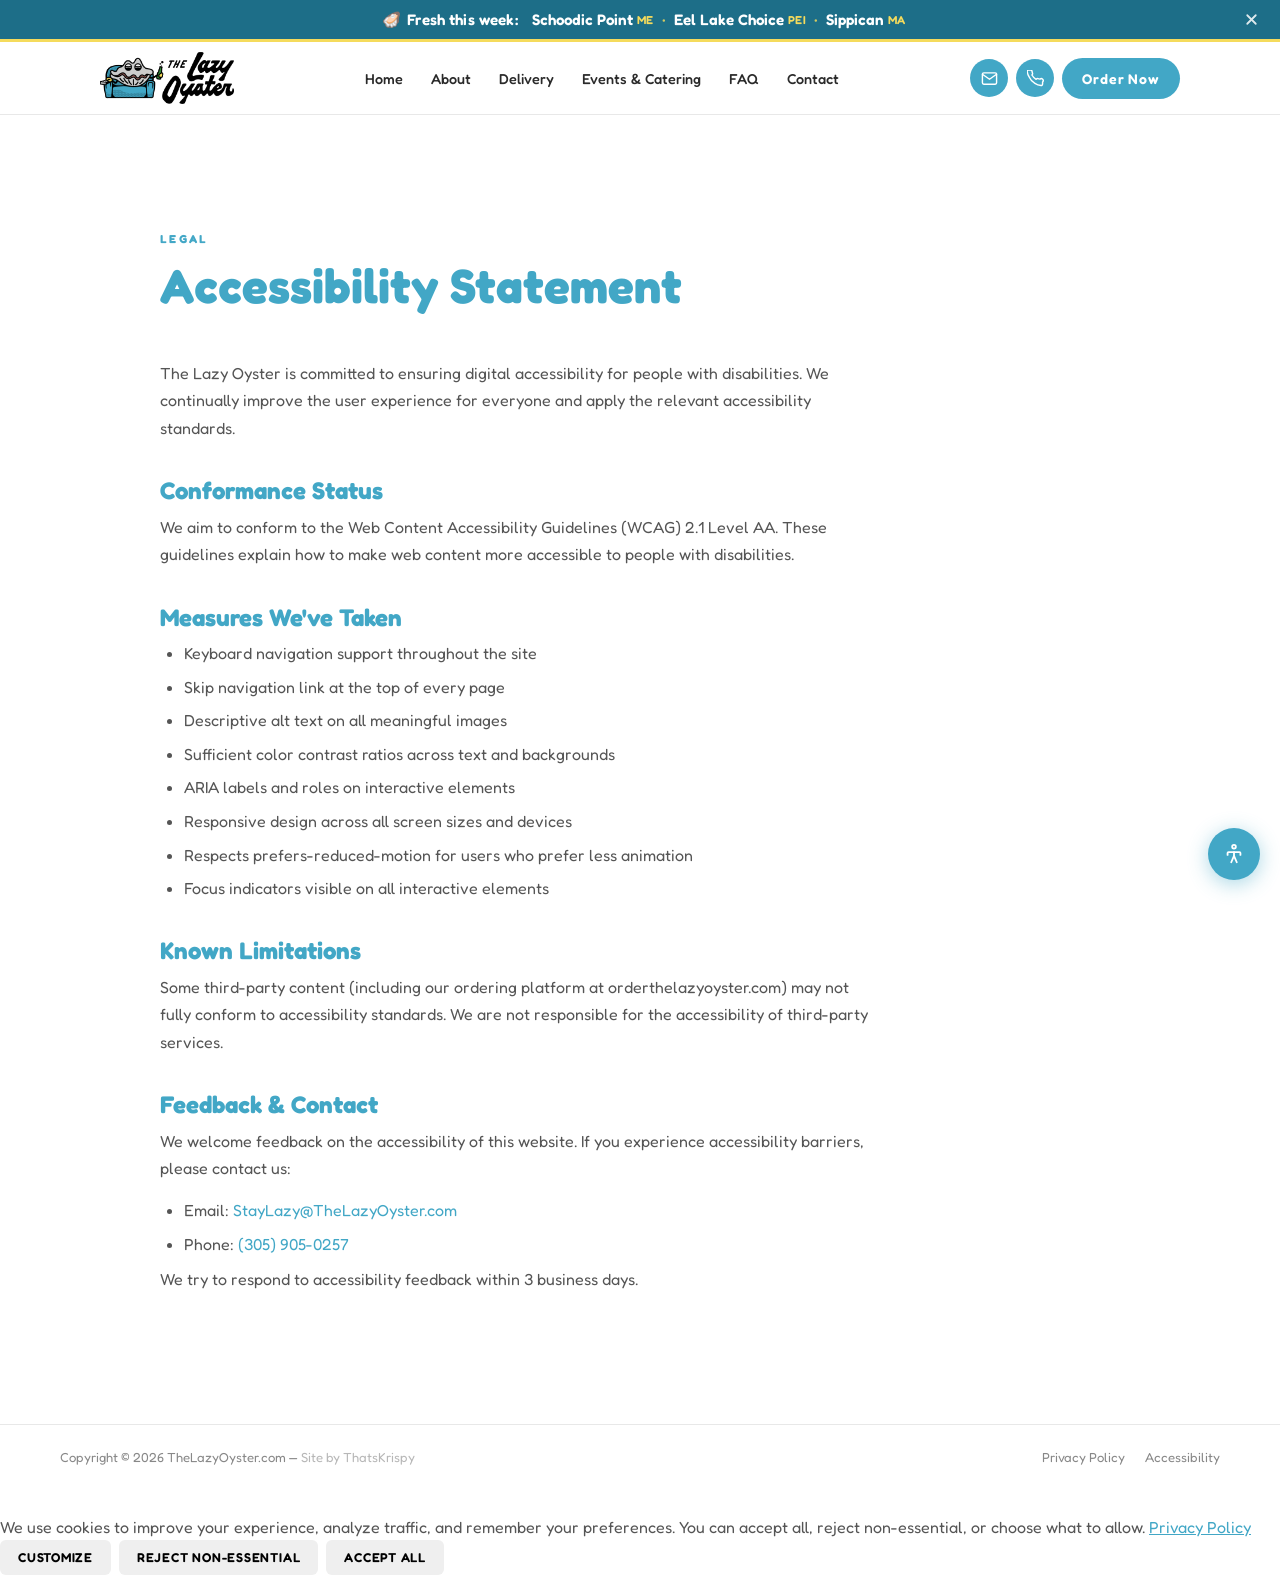
<file: accessibility.html>
<!DOCTYPE html>
<html lang="en">
<head>
  <meta charset="UTF-8"><meta name="viewport" content="width=device-width, initial-scale=1.0">
  <title>Accessibility Statement | The Lazy Oyster</title>
  <meta name="description" content="Accessibility statement for The Lazy Oyster website.">
  <meta name="robots" content="noindex, follow">
  <link rel="icon" href="assets/logos/favicon.jpeg" type="image/jpeg">
  <link rel="preconnect" href="https://fonts.googleapis.com">
  <link rel="preconnect" href="https://fonts.gstatic.com" crossorigin>
  <link href="https://fonts.googleapis.com/css2?family=Fredoka:wght@400;500;600;700&family=Pacifico&display=swap" rel="stylesheet">
  <link rel="stylesheet" href="css/style.css?v=20260630-1">
</head>
<body>
<a href="#main-content" class="skip-link">Skip to main content</a>
<header role="banner">
  <nav class="navbar" aria-label="Main navigation">
    <div class="navbar__inner">
      <a href="index.html" class="navbar__logo" aria-label="The Lazy Oyster - Home">
        <img src="assets/logos/logo-horizontal.png" alt="The Lazy Oyster" width="170" height="52">
      </a>
      <ul class="navbar__links" role="list">
        <li><a href="index.html">Home</a></li>
        <li><a href="about.html">About</a></li>
        <li><a href="delivery.html">Delivery</a></li>
        <li><a href="events-catering.html">Events &amp; Catering</a></li>
        <li><a href="faq.html">FAQ</a></li>
        <li><a href="contact.html">Contact</a></li>
      </ul>
      <div class="navbar__right">
        <a href="mailto:StayLazy@TheLazyOyster.com" class="navbar__icon-btn" aria-label="Email us">
          <svg xmlns="http://www.w3.org/2000/svg" viewBox="0 0 24 24" fill="none" stroke="currentColor" stroke-width="2" stroke-linecap="round" stroke-linejoin="round" aria-hidden="true"><path d="M4 4h16c1.1 0 2 .9 2 2v12c0 1.1-.9 2-2 2H4c-1.1 0-2-.9-2-2V6c0-1.1.9-2 2-2z"/><polyline points="22,6 12,13 2,6"/></svg>
        </a>
        <a href="tel:3059050257" class="navbar__icon-btn" aria-label="Call (305) 905-0257">
          <svg xmlns="http://www.w3.org/2000/svg" viewBox="0 0 24 24" fill="none" stroke="currentColor" stroke-width="2" stroke-linecap="round" stroke-linejoin="round" aria-hidden="true"><path d="M22 16.92v3a2 2 0 01-2.18 2 19.79 19.79 0 01-8.63-3.07A19.5 19.5 0 013.07 9.81 19.79 19.79 0 01.08 1.18 2 2 0 012.07 0h3a2 2 0 012 1.72c.127.96.361 1.903.7 2.81a2 2 0 01-.45 2.11L6.91 7.09a16 16 0 006 6l.41-.41a2 2 0 012.11-.45c.907.339 1.85.573 2.81.7A2 2 0 0122 16.92z"/></svg>
        </a>
        <a href="https://www.orderthelazyoyster.com" target="_blank" rel="noopener noreferrer" class="navbar__order">Order Now</a>
        <button class="navbar__hamburger" id="hamburger" aria-expanded="false" aria-controls="mobile-nav" aria-label="Open menu">
          <svg xmlns="http://www.w3.org/2000/svg" viewBox="0 0 24 24" fill="none" stroke="currentColor" stroke-width="2" stroke-linecap="round" stroke-linejoin="round" aria-hidden="true"><line x1="3" y1="6" x2="21" y2="6"/><line x1="3" y1="12" x2="21" y2="12"/><line x1="3" y1="18" x2="21" y2="18"/></svg>
        </button>
      </div>
    </div>
    <div class="navbar__mobile" id="mobile-nav" role="navigation" aria-label="Mobile navigation">
      <a href="index.html">Home</a>
      <a href="about.html">About</a>
      <a href="delivery.html">Delivery</a>
      <a href="events-catering.html">Events &amp; Catering</a>
      <a href="faq.html">FAQ</a>
      <a href="contact.html">Contact</a>
      <a href="https://www.orderthelazyoyster.com" target="_blank" rel="noopener noreferrer" class="navbar__order">Order Now</a>
    </div>
  </nav>
</header>
<main id="main-content">
  <section class="section">
    <div class="container">
      <div class="prose-page">
        <span class="eyebrow">Legal</span>
        <h1 style="font-size:clamp(2rem,4vw,3rem);margin-bottom:48px;">Accessibility Statement</h1>
        <p>The Lazy Oyster is committed to ensuring digital accessibility for people with disabilities. We continually improve the user experience for everyone and apply the relevant accessibility standards.</p>
        <h2>Conformance Status</h2>
        <p>We aim to conform to the Web Content Accessibility Guidelines (WCAG) 2.1 Level AA. These guidelines explain how to make web content more accessible to people with disabilities.</p>
        <h2>Measures We've Taken</h2>
        <ul>
          <li>Keyboard navigation support throughout the site</li>
          <li>Skip navigation link at the top of every page</li>
          <li>Descriptive alt text on all meaningful images</li>
          <li>Sufficient color contrast ratios across text and backgrounds</li>
          <li>ARIA labels and roles on interactive elements</li>
          <li>Responsive design across all screen sizes and devices</li>
          <li>Respects prefers-reduced-motion for users who prefer less animation</li>
          <li>Focus indicators visible on all interactive elements</li>
        </ul>
        <h2>Known Limitations</h2>
        <p>Some third-party content (including our ordering platform at orderthelazyoyster.com) may not fully conform to accessibility standards. We are not responsible for the accessibility of third-party services.</p>
        <h2>Feedback &amp; Contact</h2>
        <p>We welcome feedback on the accessibility of this website. If you experience accessibility barriers, please contact us:</p>
        <ul>
          <li>Email: <a href="mailto:StayLazy@TheLazyOyster.com" style="color:var(--teal);">StayLazy@TheLazyOyster.com</a></li>
          <li>Phone: <a href="tel:3059050257" style="color:var(--teal);">(305) 905-0257</a></li>
        </ul>
        <p>We try to respond to accessibility feedback within 3 business days.</p>
      </div>
    </div>
  </section>
</main>
<footer class="footer" role="contentinfo">
  <p class="footer__copy">Copyright &copy; 2026 TheLazyOyster.com &mdash; <a href="https://www.thatskrispy.com" target="_blank" rel="noopener noreferrer">Site by ThatsKrispy</a></p>
  <nav class="footer__links" aria-label="Footer links">
    <a href="privacy.html">Privacy Policy</a>
    <a href="accessibility.html">Accessibility</a>
  </nav>
</footer>
<script src="js/a11y-consent.js" defer></script>
<script src="js/weekly-oysters.js?v=20260630-2" defer></script>
<script src="js/main.js" defer></script>
</body>
</html>
</file>
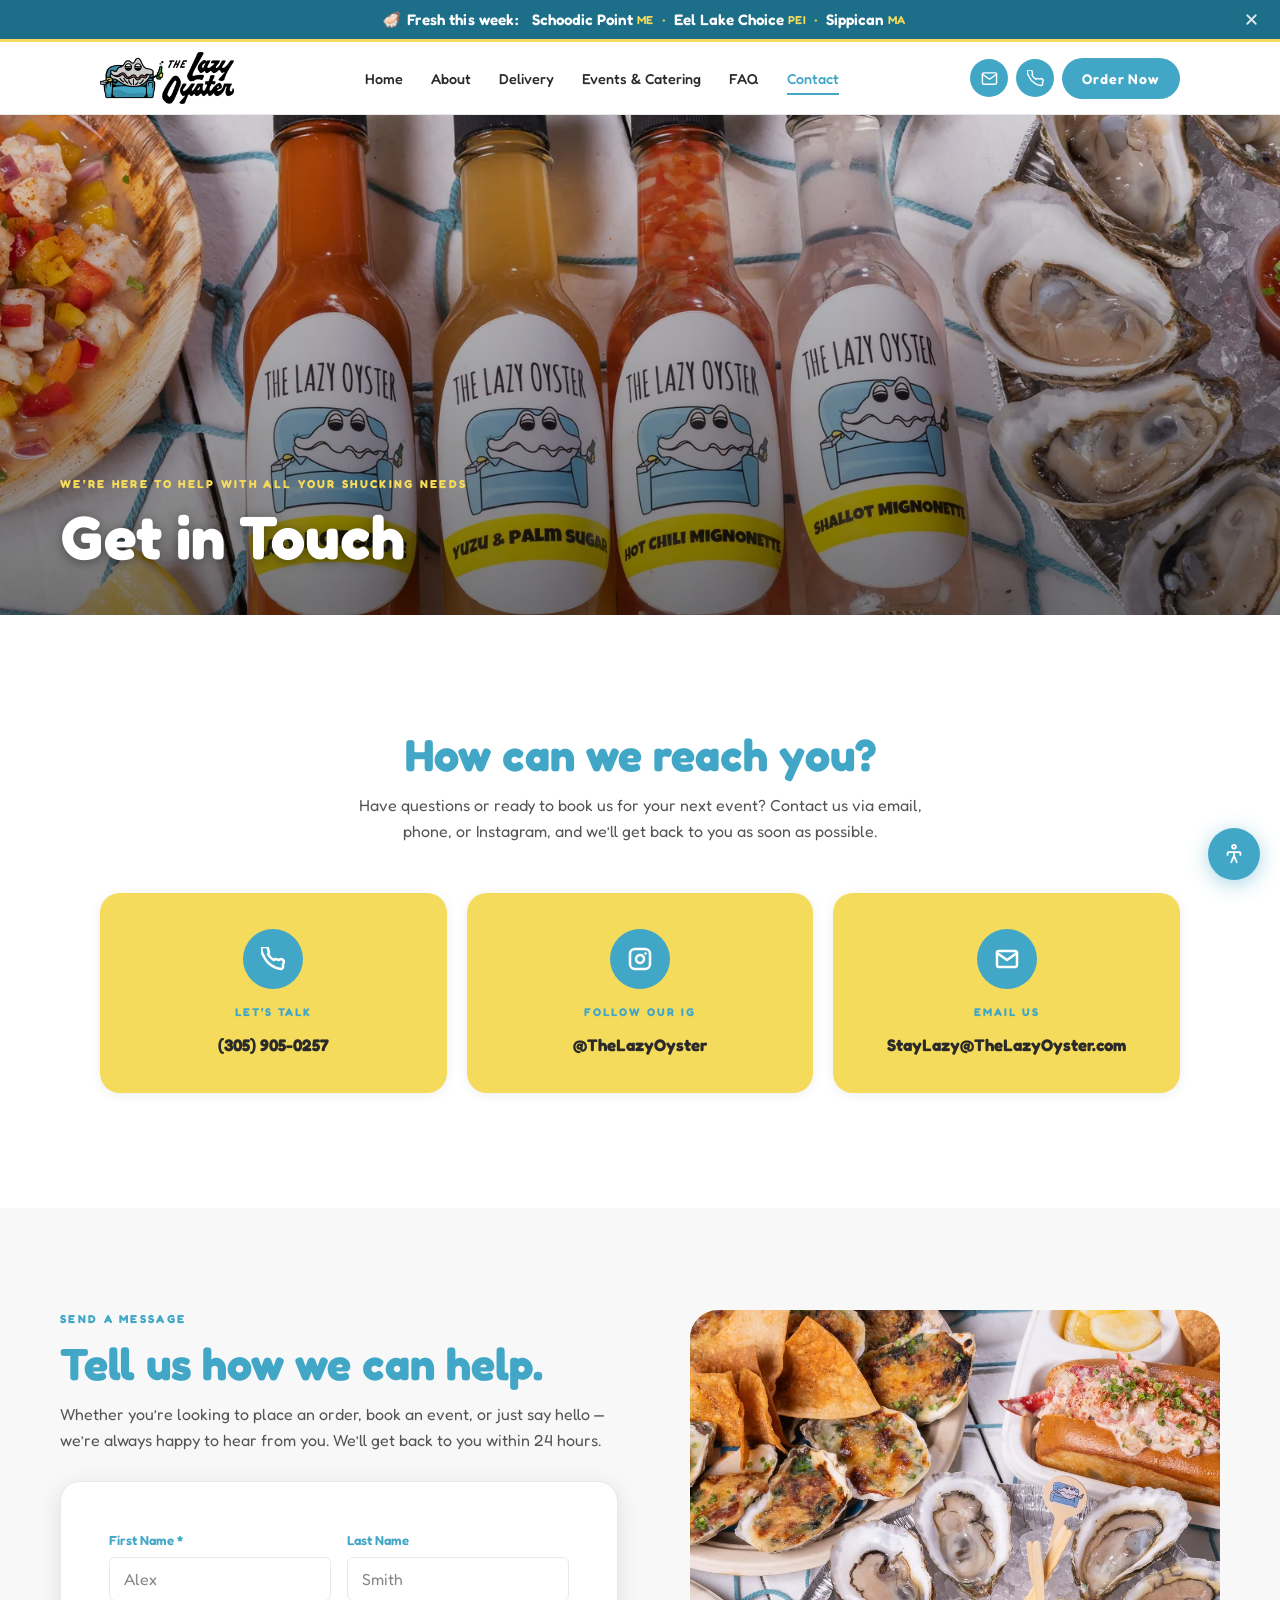
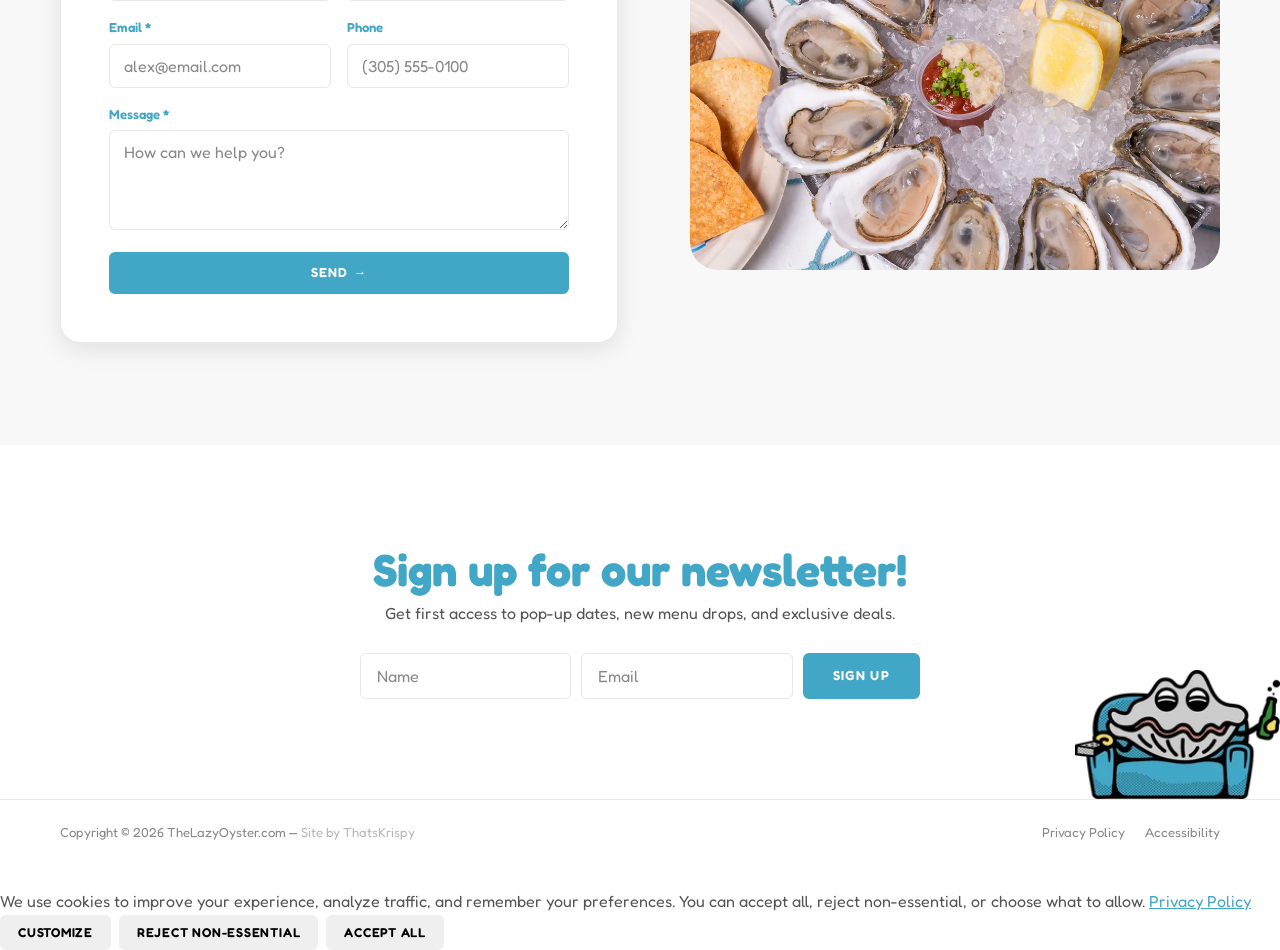
<file: contact.html>
<!DOCTYPE html>
<html lang="en">
<head>
  <meta charset="UTF-8"><meta name="viewport" content="width=device-width, initial-scale=1.0">
  <title>Contact | The Lazy Oyster Miami - Get in Touch</title>
  <meta name="description" content="Contact The Lazy Oyster Miami for oyster delivery, event catering, and booking. Call, email, or DM us on Instagram.">
  <meta name="robots" content="index, follow">
  <link rel="canonical" href="https://www.thelazyoyster.com/contact">
  <meta property="og:title" content="Contact | The Lazy Oyster Miami">
  <meta property="og:image" content="https://www.thelazyoyster.com/assets/images/sauce-lineup.webp">
  <meta property="og:type" content="website">
  <link rel="icon" href="assets/logos/favicon.jpeg" type="image/jpeg">
  <link rel="preconnect" href="https://fonts.googleapis.com">
  <link rel="preconnect" href="https://fonts.gstatic.com" crossorigin>
  <link href="https://fonts.googleapis.com/css2?family=Fredoka:wght@400;500;600;700&family=Pacifico&display=swap" rel="stylesheet">
  <link rel="stylesheet" href="css/style.css?v=20260630-1">
</head>
<body>
<a href="#main-content" class="skip-link">Skip to main content</a>
<header role="banner">
  <nav class="navbar" aria-label="Main navigation">
    <div class="navbar__inner">
      <a href="index.html" class="navbar__logo" aria-label="The Lazy Oyster - Home">
        <img src="assets/logos/logo-horizontal.png" alt="The Lazy Oyster" width="170" height="52">
      </a>
      <ul class="navbar__links" role="list">
        <li><a href="index.html" data-page="index">Home</a></li>
        <li><a href="about.html" data-page="about">About</a></li>
        <li><a href="delivery.html" data-page="delivery">Delivery</a></li>
        <li><a href="events-catering.html" data-page="events">Events &amp; Catering</a></li>
        <li><a href="faq.html" data-page="faq">FAQ</a></li>
        <li><a href="contact.html" data-page="contact">Contact</a></li>
      </ul>
      <div class="navbar__right">
        <a href="mailto:StayLazy@TheLazyOyster.com" class="navbar__icon-btn" aria-label="Email us">
          <svg xmlns="http://www.w3.org/2000/svg" viewBox="0 0 24 24" fill="none" stroke="currentColor" stroke-width="2" stroke-linecap="round" stroke-linejoin="round" aria-hidden="true"><path d="M4 4h16c1.1 0 2 .9 2 2v12c0 1.1-.9 2-2 2H4c-1.1 0-2-.9-2-2V6c0-1.1.9-2 2-2z"/><polyline points="22,6 12,13 2,6"/></svg>
        </a>
        <a href="tel:3059050257" class="navbar__icon-btn" aria-label="Call (305) 905-0257">
          <svg xmlns="http://www.w3.org/2000/svg" viewBox="0 0 24 24" fill="none" stroke="currentColor" stroke-width="2" stroke-linecap="round" stroke-linejoin="round" aria-hidden="true"><path d="M22 16.92v3a2 2 0 01-2.18 2 19.79 19.79 0 01-8.63-3.07A19.5 19.5 0 013.07 9.81 19.79 19.79 0 01.08 1.18 2 2 0 012.07 0h3a2 2 0 012 1.72c.127.96.361 1.903.7 2.81a2 2 0 01-.45 2.11L6.91 7.09a16 16 0 006 6l.41-.41a2 2 0 012.11-.45c.907.339 1.85.573 2.81.7A2 2 0 0122 16.92z"/></svg>
        </a>
        <a href="https://www.orderthelazyoyster.com" target="_blank" rel="noopener noreferrer" class="navbar__order">Order Now</a>
        <button class="navbar__hamburger" id="hamburger" aria-expanded="false" aria-controls="mobile-nav" aria-label="Open menu">
          <svg xmlns="http://www.w3.org/2000/svg" viewBox="0 0 24 24" fill="none" stroke="currentColor" stroke-width="2" stroke-linecap="round" stroke-linejoin="round" aria-hidden="true"><line x1="3" y1="6" x2="21" y2="6"/><line x1="3" y1="12" x2="21" y2="12"/><line x1="3" y1="18" x2="21" y2="18"/></svg>
        </button>
      </div>
    </div>
    <div class="navbar__mobile" id="mobile-nav" role="navigation" aria-label="Mobile navigation">
      <a href="index.html">Home</a>
      <a href="about.html">About</a>
      <a href="delivery.html">Delivery</a>
      <a href="events-catering.html">Events &amp; Catering</a>
      <a href="faq.html">FAQ</a>
      <a href="contact.html">Contact</a>
      <a href="https://www.orderthelazyoyster.com" target="_blank" rel="noopener noreferrer" class="navbar__order">Order Now</a>
    </div>
  </nav>
</header>

<main id="main-content">

  <!-- PAGE HERO -->
  <div class="page-hero">
    <img src="assets/images/sauce-lineup.webp"
         alt="The Lazy Oyster signature sauce lineup — Lazy Hot Sauce, Yuzu Palm Sugar, Chili Mignonette, Shallot Mignonette"
         style="object-position: center center;"
         width="1600" height="600" loading="eager" fetchpriority="high">
    <div class="page-hero__overlay" aria-hidden="true"></div>
    <div class="page-hero__caption container">
      <span class="eyebrow" style="color:var(--yellow)">We&rsquo;re Here to Help With All Your Shucking Needs</span>
      <h1>Get in Touch</h1>
    </div>
  </div>

  <!-- INTRO + 3 CONTACT CARDS — full width -->
  <section class="section" aria-labelledby="contact-heading">
    <div style="text-align:center; max-width:580px; margin:0 auto 48px;">
      <h2 id="contact-heading" style="margin-bottom:12px;">How can we reach you?</h2>
      <p>Have questions or ready to book us for your next event? Contact us via email, phone, or Instagram, and we&rsquo;ll get back to you as soon as possible.</p>
    </div>

    <div class="contact-cards-row">
      <a href="tel:3059050257" class="contact-card" aria-label="Call us at (305) 905-0257">
        <div class="contact-card__icon" aria-hidden="true">
          <svg xmlns="http://www.w3.org/2000/svg" viewBox="0 0 24 24" fill="none" stroke="currentColor" stroke-width="2.5" stroke-linecap="round" stroke-linejoin="round" aria-hidden="true"><path d="M22 16.92v3a2 2 0 01-2.18 2 19.79 19.79 0 01-8.63-3.07A19.5 19.5 0 013.07 9.81 19.79 19.79 0 01.08 1.18 2 2 0 012.07 0h3a2 2 0 012 1.72c.127.96.361 1.903.7 2.81a2 2 0 01-.45 2.11L6.91 7.09a16 16 0 006 6l.41-.41a2 2 0 012.11-.45c.907.339 1.85.573 2.81.7A2 2 0 0122 16.92z"/></svg>
        </div>
        <span class="contact-card__label">Let&rsquo;s Talk</span>
        <span class="contact-card__val">(305) 905-0257</span>
      </a>
      <a href="https://www.instagram.com/TheLazyOyster" target="_blank" rel="noopener noreferrer" class="contact-card" aria-label="Follow @TheLazyOyster on Instagram">
        <div class="contact-card__icon" aria-hidden="true">
          <svg xmlns="http://www.w3.org/2000/svg" viewBox="0 0 24 24" fill="none" stroke="currentColor" stroke-width="2.5" stroke-linecap="round" stroke-linejoin="round" aria-hidden="true"><rect x="2" y="2" width="20" height="20" rx="5" ry="5"/><path d="M16 11.37A4 4 0 1112.63 8 4 4 0 0116 11.37z"/><line x1="17.5" y1="6.5" x2="17.51" y2="6.5"/></svg>
        </div>
        <span class="contact-card__label">Follow Our IG</span>
        <span class="contact-card__val">@TheLazyOyster</span>
      </a>
      <a href="mailto:StayLazy@TheLazyOyster.com" class="contact-card" aria-label="Email StayLazy@TheLazyOyster.com">
        <div class="contact-card__icon" aria-hidden="true">
          <svg xmlns="http://www.w3.org/2000/svg" viewBox="0 0 24 24" fill="none" stroke="currentColor" stroke-width="2.5" stroke-linecap="round" stroke-linejoin="round" aria-hidden="true"><path d="M4 4h16c1.1 0 2 .9 2 2v12c0 1.1-.9 2-2 2H4c-1.1 0-2-.9-2-2V6c0-1.1.9-2 2-2z"/><polyline points="22,6 12,13 2,6"/></svg>
        </div>
        <span class="contact-card__label">Email Us</span>
        <span class="contact-card__val">StayLazy@TheLazyOyster.com</span>
      </a>
    </div>
  </section>

  <!-- CONTACT FORM + image side by side -->
  <div class="contact-form-section">
    <div class="contact-form-inner">

      <!-- Left: form -->
      <div class="contact-form-left">
        <span class="eyebrow">Send a Message</span>
        <h2 style="margin-bottom:12px;">Tell us how we can help.</h2>
        <p style="margin-bottom:28px;">Whether you&rsquo;re looking to place an order, book an event, or just say hello &mdash; we&rsquo;re always happy to hear from you. We&rsquo;ll get back to you within 24 hours.</p>
        <div class="form-wrap">
          <form id="contact-form" data-access-key="YOUR_WEB3FORMS_KEY" novalidate aria-label="Contact form">
            <input type="hidden" name="botcheck" value="" style="display:none">
            <input type="hidden" name="subject" value="Contact Inquiry - The Lazy Oyster">
            <div class="form-grid">
              <div class="form-group">
                <label for="cf-first">First Name *</label>
                <input type="text" id="cf-first" name="first_name" required autocomplete="given-name" placeholder="Alex">
              </div>
              <div class="form-group">
                <label for="cf-last">Last Name</label>
                <input type="text" id="cf-last" name="last_name" autocomplete="family-name" placeholder="Smith">
              </div>
              <div class="form-group">
                <label for="cf-email">Email *</label>
                <input type="email" id="cf-email" name="email" required autocomplete="email" placeholder="alex@email.com">
              </div>
              <div class="form-group">
                <label for="cf-phone">Phone</label>
                <input type="tel" id="cf-phone" name="phone" autocomplete="tel" placeholder="(305) 555-0100">
              </div>
              <div class="form-group form-group--full">
                <label for="cf-message">Message *</label>
                <textarea id="cf-message" name="message" required placeholder="How can we help you?"></textarea>
              </div>
              <div class="form-submit">
                <button type="submit" class="btn btn-primary">Send &rarr;</button>
              </div>
              <p class="form-status" role="alert" aria-live="polite"></p>
            </div>
          </form>
        </div>
      </div>

      <!-- Right: photo -->
      <div class="contact-form-img fade-up">
        <img src="assets/images/oysters-shucked-closeup.webp"
             alt="Fresh dozen oysters on ice from The Lazy Oyster"
             loading="lazy" width="640" height="700"
             style="object-position: center top;">
      </div>

    </div>
  </div>

  <!-- NEWSLETTER -->
  <section class="newsletter" aria-labelledby="newsletter-contact">
    <div class="newsletter__inner">
      <h2 id="newsletter-contact">Sign up for our newsletter!</h2>
      <p>Get first access to pop-up dates, new menu drops, and exclusive deals.</p>
      <form class="newsletter-form" data-access-key="YOUR_WEB3FORMS_KEY" novalidate>
        <input type="hidden" name="botcheck" value="" style="display:none">
        <input type="hidden" name="subject" value="Newsletter Sign-Up - The Lazy Oyster">
        <input type="text" name="name" placeholder="Name" required autocomplete="given-name">
        <input type="email" name="email" placeholder="Email" required autocomplete="email">
        <button type="submit" class="btn btn-primary">Sign Up</button>
      </form>
    </div>
    <img src="assets/logos/logo-mascot.webp" alt="" aria-hidden="true" class="newsletter__mascot" loading="lazy">
  </section>

</main>

<footer class="footer" role="contentinfo">
  <p class="footer__copy">Copyright &copy; 2026 TheLazyOyster.com &mdash; <a href="https://www.thatskrispy.com" target="_blank" rel="noopener noreferrer">Site by ThatsKrispy</a></p>
  <nav class="footer__links" aria-label="Footer links">
    <a href="privacy.html">Privacy Policy</a>
    <a href="accessibility.html">Accessibility</a>
  </nav>
</footer>
<script src="js/a11y-consent.js" defer></script>
<script src="js/weekly-oysters.js?v=20260630-2" defer></script>
<script src="js/main.js" defer></script>
</body>
</html>
</file>
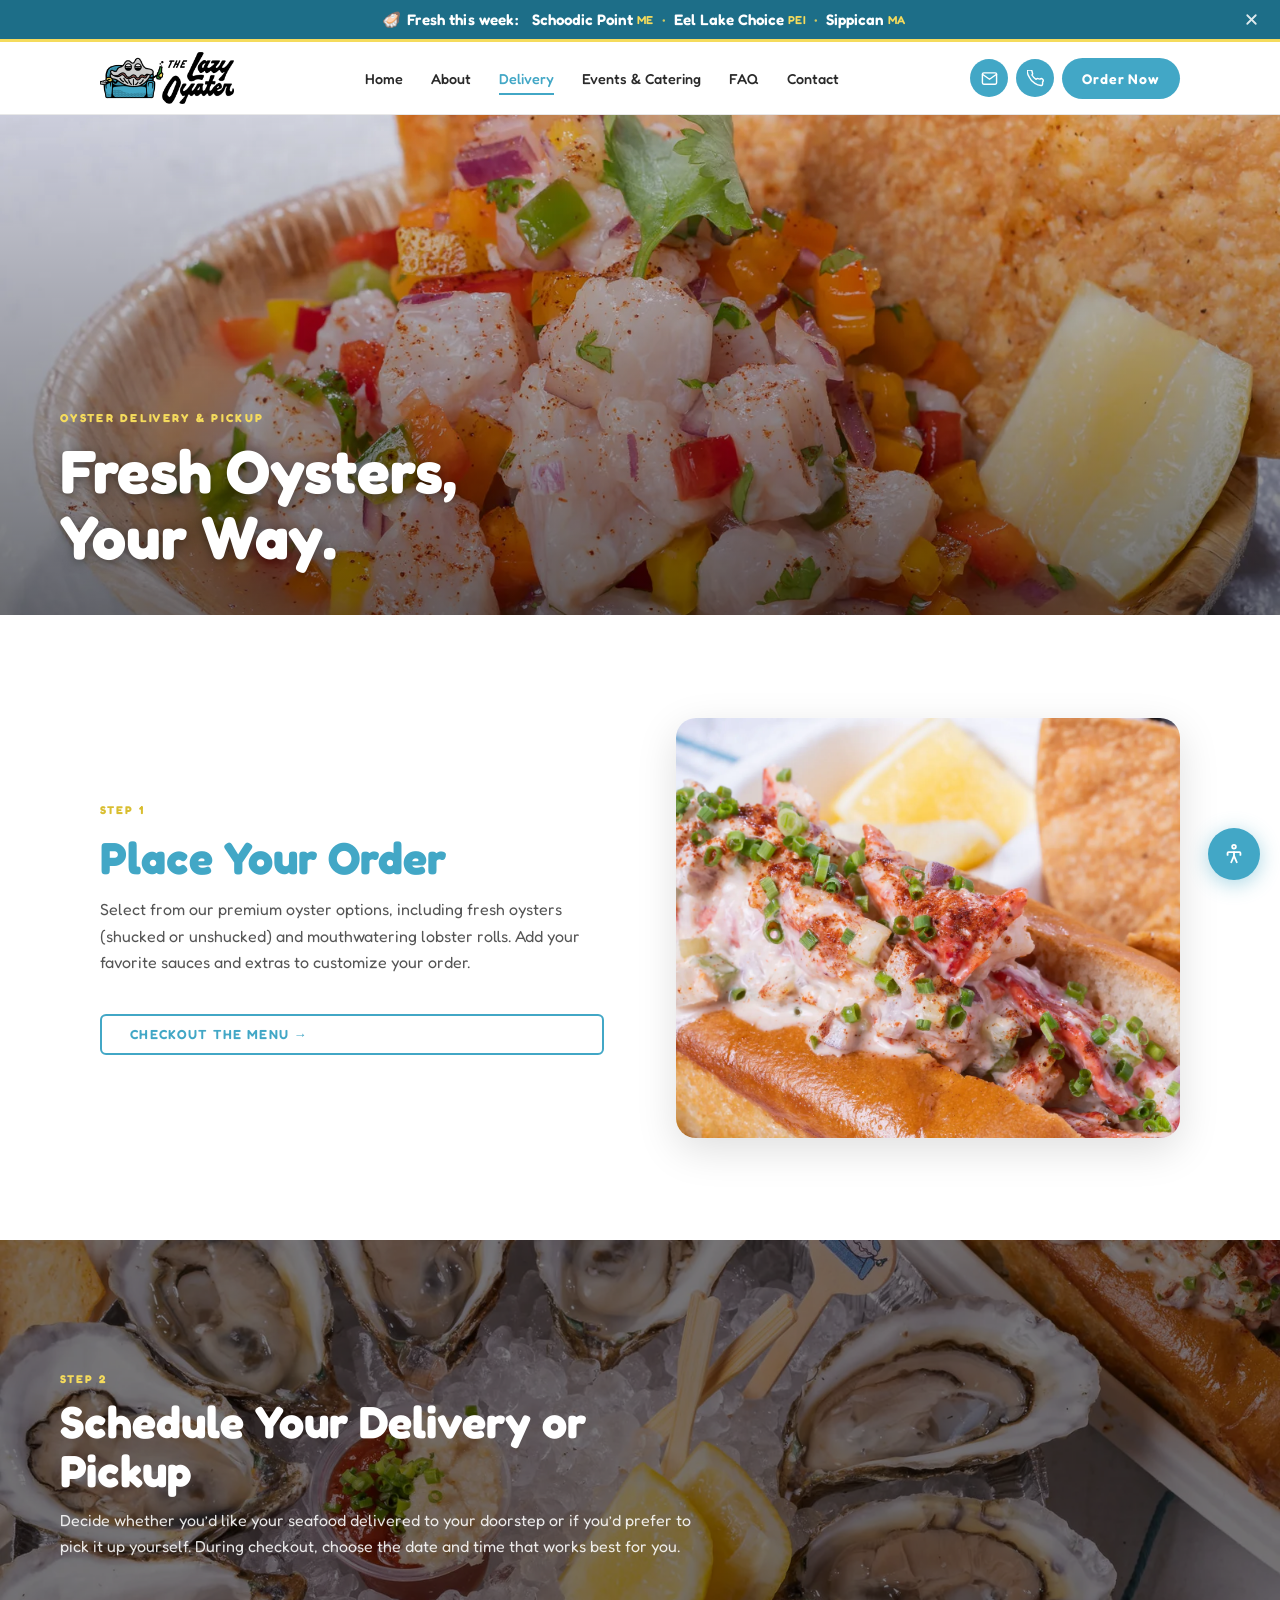
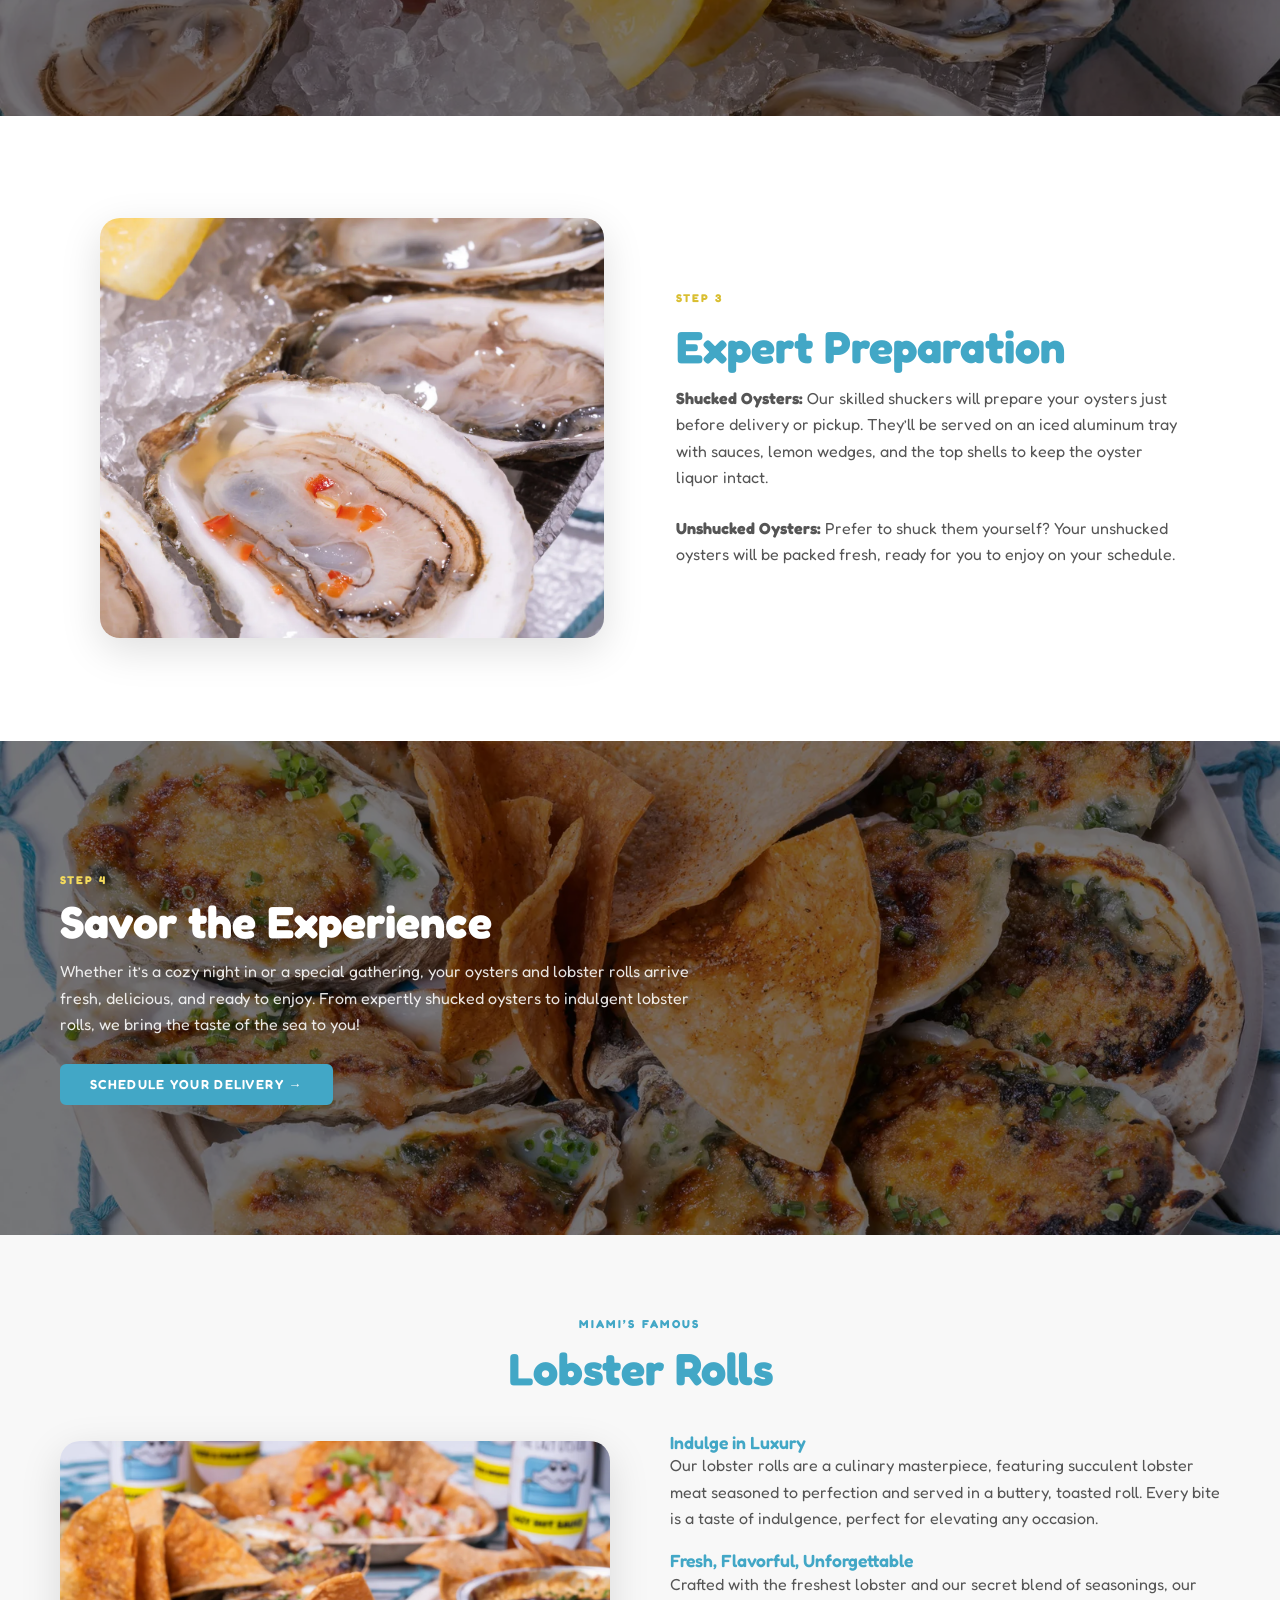
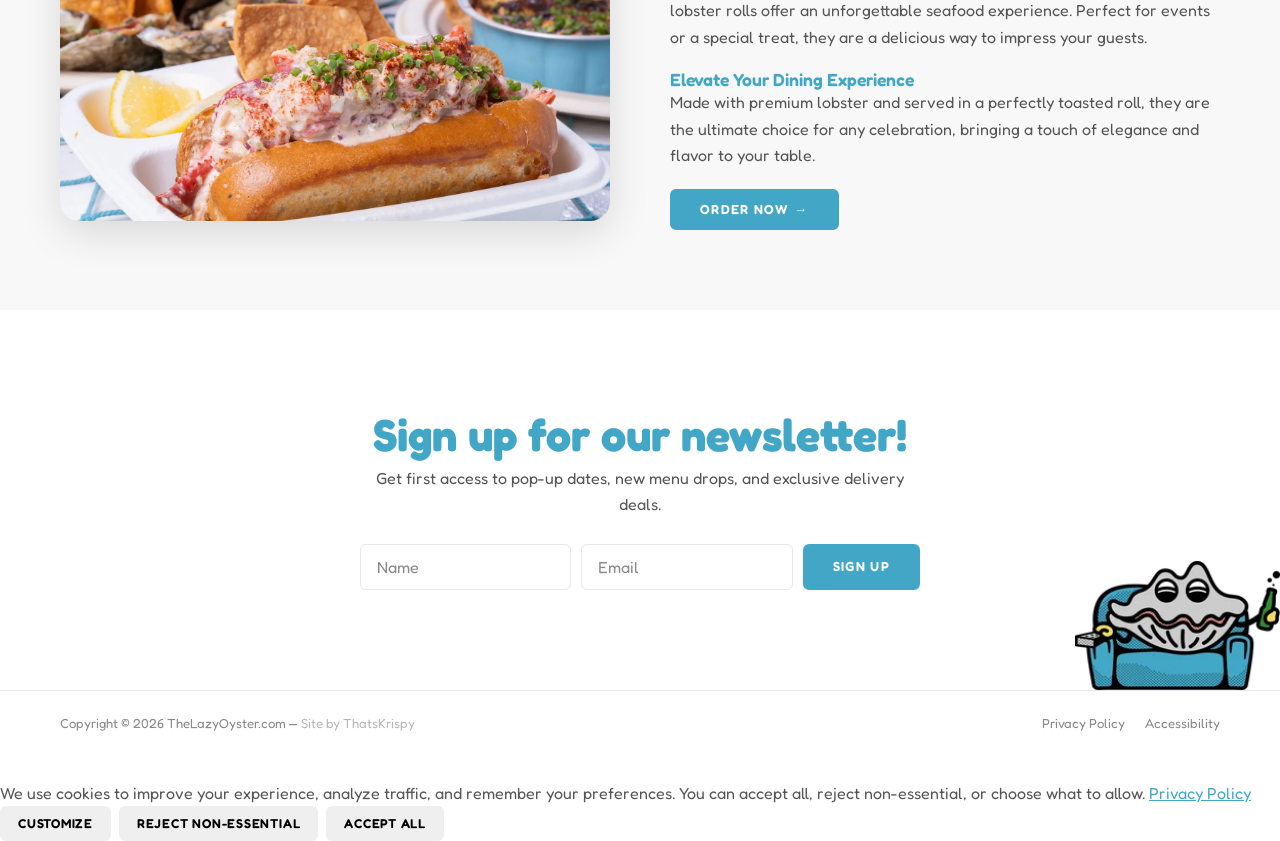
<file: delivery.html>
<!DOCTYPE html>
<html lang="en">
<head>
  <meta charset="UTF-8"><meta name="viewport" content="width=device-width, initial-scale=1.0">
  <title>Oyster Delivery &amp; Pickup | The Lazy Oyster Miami</title>
  <meta name="description" content="Order fresh shucked oysters, bulk oysters, lobster rolls, and chargrilled oyster kits for delivery or pickup in Miami. Available Wednesday through Sunday.">
  <meta name="robots" content="index, follow">
  <link rel="canonical" href="https://www.thelazyoyster.com/delivery">
  <meta property="og:title" content="Oyster Delivery Miami | The Lazy Oyster">
  <meta property="og:image" content="https://www.thelazyoyster.com/assets/images/ceviche-hero.webp">
  <meta property="og:type" content="website">
  <link rel="icon" href="assets/logos/favicon.jpeg" type="image/jpeg">
  <link rel="preconnect" href="https://fonts.googleapis.com">
  <link rel="preconnect" href="https://fonts.gstatic.com" crossorigin>
  <link href="https://fonts.googleapis.com/css2?family=Fredoka:wght@400;500;600;700&family=Pacifico&display=swap" rel="stylesheet">
  <link rel="stylesheet" href="css/style.css?v=20260630-1">
</head>
<body>
<a href="#main-content" class="skip-link">Skip to main content</a>
<header role="banner">
  <nav class="navbar" aria-label="Main navigation">
    <div class="navbar__inner">
      <a href="index.html" class="navbar__logo" aria-label="The Lazy Oyster - Home">
        <img src="assets/logos/logo-horizontal.png" alt="The Lazy Oyster" width="170" height="52">
      </a>
      <ul class="navbar__links" role="list">
        <li><a href="index.html" data-page="index">Home</a></li>
        <li><a href="about.html" data-page="about">About</a></li>
        <li><a href="delivery.html" data-page="delivery">Delivery</a></li>
        <li><a href="events-catering.html" data-page="events">Events &amp; Catering</a></li>
        <li><a href="faq.html" data-page="faq">FAQ</a></li>
        <li><a href="contact.html" data-page="contact">Contact</a></li>
      </ul>
      <div class="navbar__right">
        <a href="mailto:StayLazy@TheLazyOyster.com" class="navbar__icon-btn" aria-label="Email us">
          <svg xmlns="http://www.w3.org/2000/svg" viewBox="0 0 24 24" fill="none" stroke="currentColor" stroke-width="2" stroke-linecap="round" stroke-linejoin="round" aria-hidden="true"><path d="M4 4h16c1.1 0 2 .9 2 2v12c0 1.1-.9 2-2 2H4c-1.1 0-2-.9-2-2V6c0-1.1.9-2 2-2z"/><polyline points="22,6 12,13 2,6"/></svg>
        </a>
        <a href="tel:3059050257" class="navbar__icon-btn" aria-label="Call (305) 905-0257">
          <svg xmlns="http://www.w3.org/2000/svg" viewBox="0 0 24 24" fill="none" stroke="currentColor" stroke-width="2" stroke-linecap="round" stroke-linejoin="round" aria-hidden="true"><path d="M22 16.92v3a2 2 0 01-2.18 2 19.79 19.79 0 01-8.63-3.07A19.5 19.5 0 013.07 9.81 19.79 19.79 0 01.08 1.18 2 2 0 012.07 0h3a2 2 0 012 1.72c.127.96.361 1.903.7 2.81a2 2 0 01-.45 2.11L6.91 7.09a16 16 0 006 6l.41-.41a2 2 0 012.11-.45c.907.339 1.85.573 2.81.7A2 2 0 0122 16.92z"/></svg>
        </a>
        <a href="https://www.orderthelazyoyster.com" target="_blank" rel="noopener noreferrer" class="navbar__order">Order Now</a>
        <button class="navbar__hamburger" id="hamburger" aria-expanded="false" aria-controls="mobile-nav" aria-label="Open menu">
          <svg xmlns="http://www.w3.org/2000/svg" viewBox="0 0 24 24" fill="none" stroke="currentColor" stroke-width="2" stroke-linecap="round" stroke-linejoin="round" aria-hidden="true"><line x1="3" y1="6" x2="21" y2="6"/><line x1="3" y1="12" x2="21" y2="12"/><line x1="3" y1="18" x2="21" y2="18"/></svg>
        </button>
      </div>
    </div>
    <div class="navbar__mobile" id="mobile-nav" role="navigation" aria-label="Mobile navigation">
      <a href="index.html">Home</a>
      <a href="about.html">About</a>
      <a href="delivery.html">Delivery</a>
      <a href="events-catering.html">Events &amp; Catering</a>
      <a href="faq.html">FAQ</a>
      <a href="contact.html">Contact</a>
      <a href="https://www.orderthelazyoyster.com" target="_blank" rel="noopener noreferrer" class="navbar__order">Order Now</a>
    </div>
  </nav>
</header>
<main id="main-content">

  <!-- HERO — ceviche photo matching original delivery page -->
  <div class="page-hero">
    <img src="assets/images/ceviche-bowl-clean.webp"
         alt="Fresh ceviche with colorful vegetables and crispy chips from The Lazy Oyster"
         width="1600" height="600" loading="eager" fetchpriority="high">
    <div class="page-hero__overlay" aria-hidden="true"></div>
    <div class="page-hero__caption container">
      <span class="eyebrow" style="color:var(--yellow)">Oyster Delivery &amp; Pickup</span>
      <h1>Fresh Oysters,<br>Your Way.</h1>
    </div>
  </div>

  <!-- STEP 1 -->
  <div class="delivery-step" aria-labelledby="step1">
    <div class="delivery-step__body fade-up">
      <span class="delivery-step__num">Step 1</span>
      <h2 id="step1">Place Your Order</h2>
      <p>Select from our premium oyster options, including fresh oysters (shucked or unshucked) and mouthwatering lobster rolls. Add your favorite sauces and extras to customize your order.</p>
      <a href="https://www.orderthelazyoyster.com" target="_blank" rel="noopener noreferrer" class="btn btn-outline-teal mt-24">Checkout the Menu &rarr;</a>
    </div>
    <div class="delivery-step__img fade-up">
      <img src="assets/images/lobster-roll-closeup-new.webp"
           alt="The Lazy Oyster lobster roll loaded with fresh lobster, green onion and seasoning"
           style="object-position: center 55%;"
           width="680" height="420" loading="lazy">
    </div>
  </div>

  <!-- STEP 2 — band -->
  <div class="band" aria-labelledby="step2">
    <div class="band__bg" style="background-image:url('assets/images/oysters-on-ice-raw.webp'); background-position: center top;" aria-hidden="true"></div>
    <div class="band__overlay" aria-hidden="true"></div>
    <div class="band__content">
      <span class="delivery-step__num" style="color:var(--yellow);display:block;margin-bottom:8px;">Step 2</span>
      <h2 id="step2">Schedule Your Delivery or Pickup</h2>
      <p>Decide whether you&rsquo;d like your seafood delivered to your doorstep or if you&rsquo;d prefer to pick it up yourself. During checkout, choose the date and time that works best for you.</p>
    </div>
  </div>

  <!-- STEP 3 -->
  <div class="delivery-step delivery-step--alt" aria-labelledby="step3">
    <div class="delivery-step__body fade-up">
      <span class="delivery-step__num">Step 3</span>
      <h2 id="step3">Expert Preparation</h2>
      <p><strong>Shucked Oysters:</strong> Our skilled shuckers will prepare your oysters just before delivery or pickup. They&rsquo;ll be served on an iced aluminum tray with sauces, lemon wedges, and the top shells to keep the oyster liquor intact.</p>
      <p style="margin-top:10px;"><strong>Unshucked Oysters:</strong> Prefer to shuck them yourself? Your unshucked oysters will be packed fresh, ready for you to enjoy on your schedule.</p>
    </div>
    <div class="delivery-step__img fade-up">
      <img src="assets/images/oyster-single-beauty.webp"
           alt="Single fresh oyster on ice with mignonette sauce — shucked to order"
           style="object-position: center center;"
           width="680" height="420" loading="lazy">
    </div>
  </div>

  <!-- STEP 4 — band -->
  <div class="band" aria-labelledby="step4">
    <div class="band__bg" style="background-image:url('assets/images/chargrilled-oysters-close.webp'); background-position: center center;" aria-hidden="true"></div>
    <div class="band__overlay" aria-hidden="true"></div>
    <div class="band__content">
      <span class="delivery-step__num">Step 4</span>
      <h2 id="step4">Savor the Experience</h2>
      <p>Whether it&rsquo;s a cozy night in or a special gathering, your oysters and lobster rolls arrive fresh, delicious, and ready to enjoy. From expertly shucked oysters to indulgent lobster rolls, we bring the taste of the sea to you!</p>
      <a href="https://www.orderthelazyoyster.com" target="_blank" rel="noopener noreferrer" class="btn btn-primary">Schedule Your Delivery &rarr;</a>
    </div>
  </div>

  <!-- LOBSTER ROLLS SPOTLIGHT -->
  <div style="background:var(--off-white);padding:clamp(48px,7vw,80px) var(--pad-x);">
    <div style="max-width:var(--max-w);margin:0 auto;text-align:center;margin-bottom:40px;">
      <span class="eyebrow" style="display:block;text-align:center;">Miami&rsquo;s Famous</span>
      <h2>Lobster Rolls</h2>
    </div>
    <div class="intro-split">
      <div style="border-radius:var(--r-lg);overflow:hidden;box-shadow:var(--sh-lg);" class="fade-up">
        <img src="assets/images/lobster-roll-spread.webp"
             alt="Miami lobster rolls with oysters and chargrilled oysters spread from The Lazy Oyster"
             width="680" height="460" loading="lazy" style="width:100%;height:380px;object-fit:cover;display:block;">
      </div>
      <div class="fade-up" style="display:flex;flex-direction:column;gap:20px;">
        <div>
          <h4>Indulge in Luxury</h4>
          <p>Our lobster rolls are a culinary masterpiece, featuring succulent lobster meat seasoned to perfection and served in a buttery, toasted roll. Every bite is a taste of indulgence, perfect for elevating any occasion.</p>
        </div>
        <div>
          <h4>Fresh, Flavorful, Unforgettable</h4>
          <p>Crafted with the freshest lobster and our secret blend of seasonings, our lobster rolls offer an unforgettable seafood experience. Perfect for events or a special treat, they are a delicious way to impress your guests.</p>
        </div>
        <div>
          <h4>Elevate Your Dining Experience</h4>
          <p>Made with premium lobster and served in a perfectly toasted roll, they are the ultimate choice for any celebration, bringing a touch of elegance and flavor to your table.</p>
        </div>
        <a href="https://www.orderthelazyoyster.com/?item=290#5SFU5SU343CYXHFCDRIEVU4I" target="_blank" rel="noopener noreferrer" class="btn btn-primary" style="align-self:flex-start;">Order Now &rarr;</a>
      </div>
    </div>
  </div>

  <!-- NEWSLETTER -->
  <section class="newsletter" aria-labelledby="newsletter-delivery">
    <div class="newsletter__inner">
      <h2 id="newsletter-delivery">Sign up for our newsletter!</h2>
      <p>Get first access to pop-up dates, new menu drops, and exclusive delivery deals.</p>
      <form class="newsletter-form" data-access-key="YOUR_WEB3FORMS_KEY" novalidate>
        <input type="hidden" name="botcheck" value="" style="display:none">
        <input type="hidden" name="subject" value="Newsletter Sign-Up - The Lazy Oyster">
        <input type="text" name="name" placeholder="Name" required autocomplete="given-name">
        <input type="email" name="email" placeholder="Email" required autocomplete="email">
        <button type="submit" class="btn btn-primary">Sign Up</button>
      </form>
    </div>
    <img src="assets/logos/logo-mascot.webp" alt="" aria-hidden="true" class="newsletter__mascot" loading="lazy">
  </section>

</main>
<footer class="footer" role="contentinfo">
  <p class="footer__copy">Copyright &copy; 2026 TheLazyOyster.com &mdash; <a href="https://www.thatskrispy.com" target="_blank" rel="noopener noreferrer">Site by ThatsKrispy</a></p>
  <nav class="footer__links" aria-label="Footer links"><a href="privacy.html">Privacy Policy</a><a href="accessibility.html">Accessibility</a></nav>
</footer>
<script src="js/a11y-consent.js" defer></script>
<script src="js/weekly-oysters.js?v=20260630-2" defer></script>
<script src="js/main.js" defer></script>
</body>
</html>
</file>
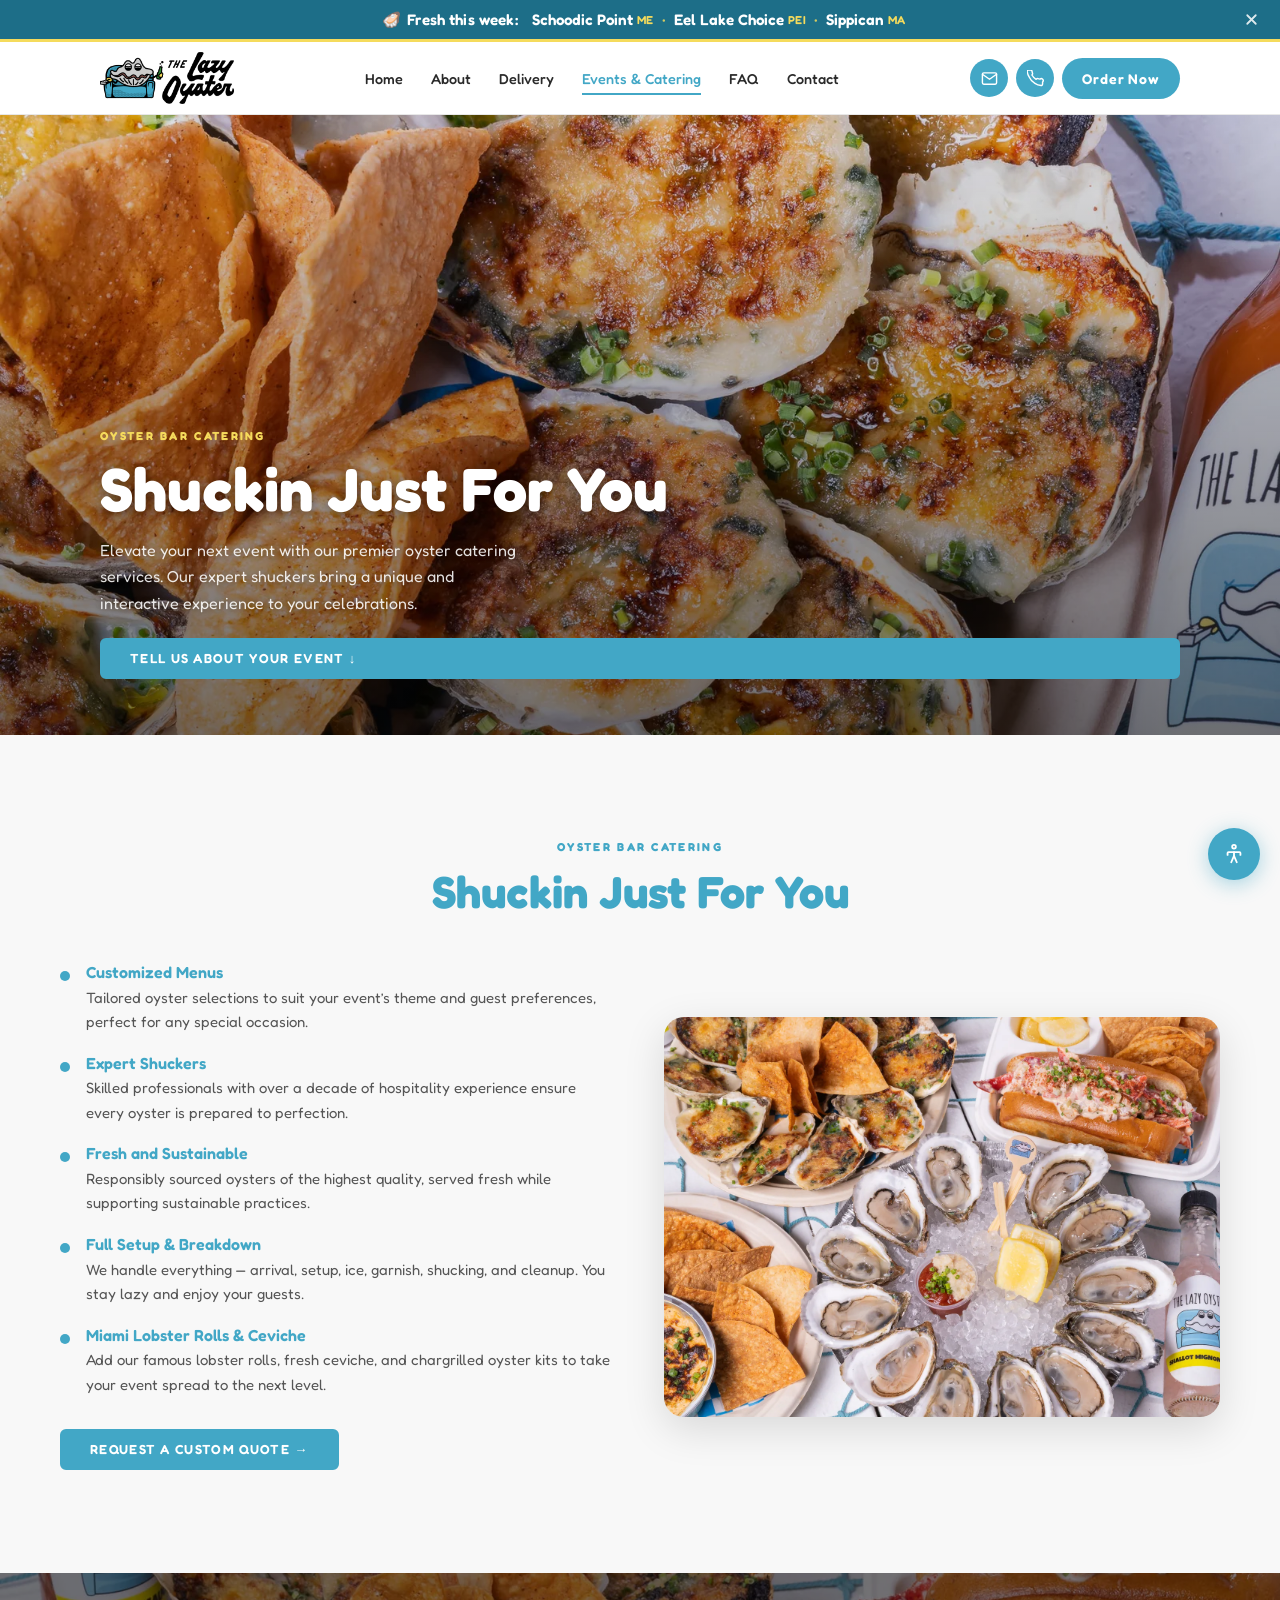
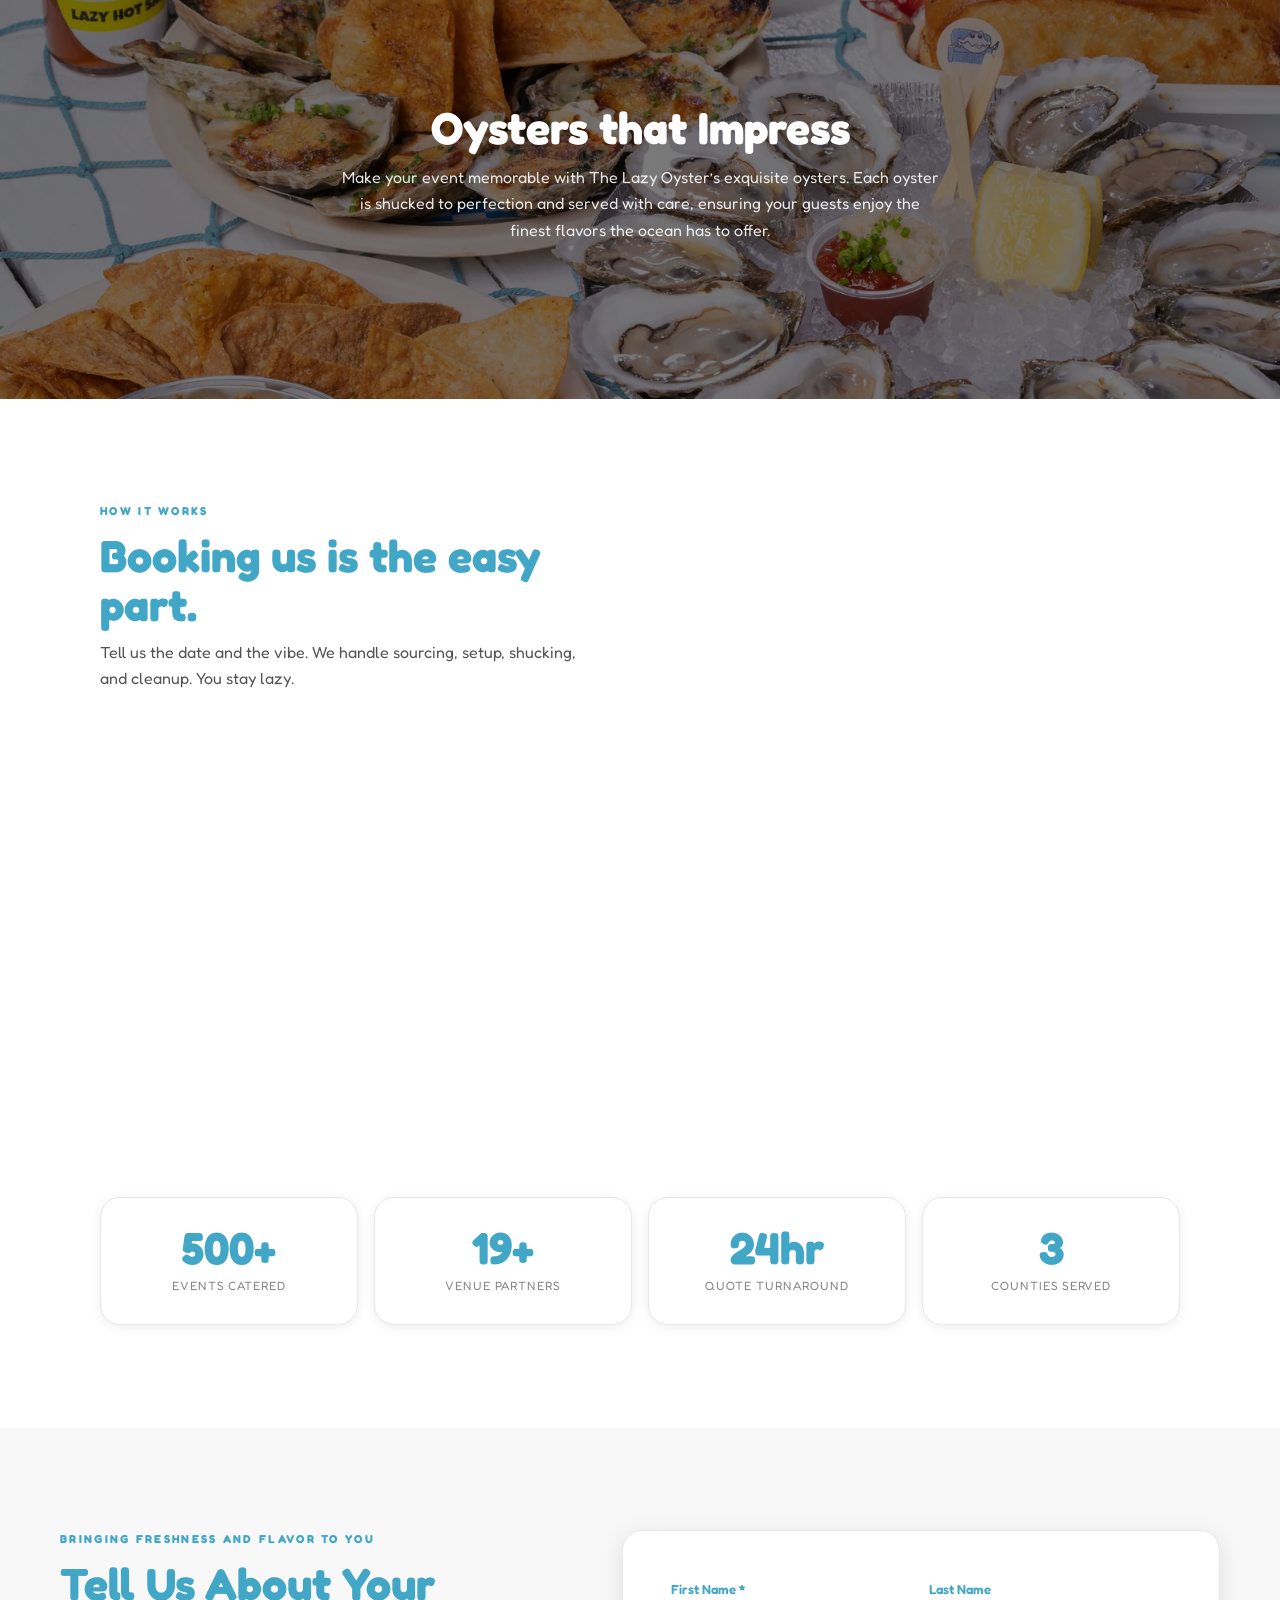
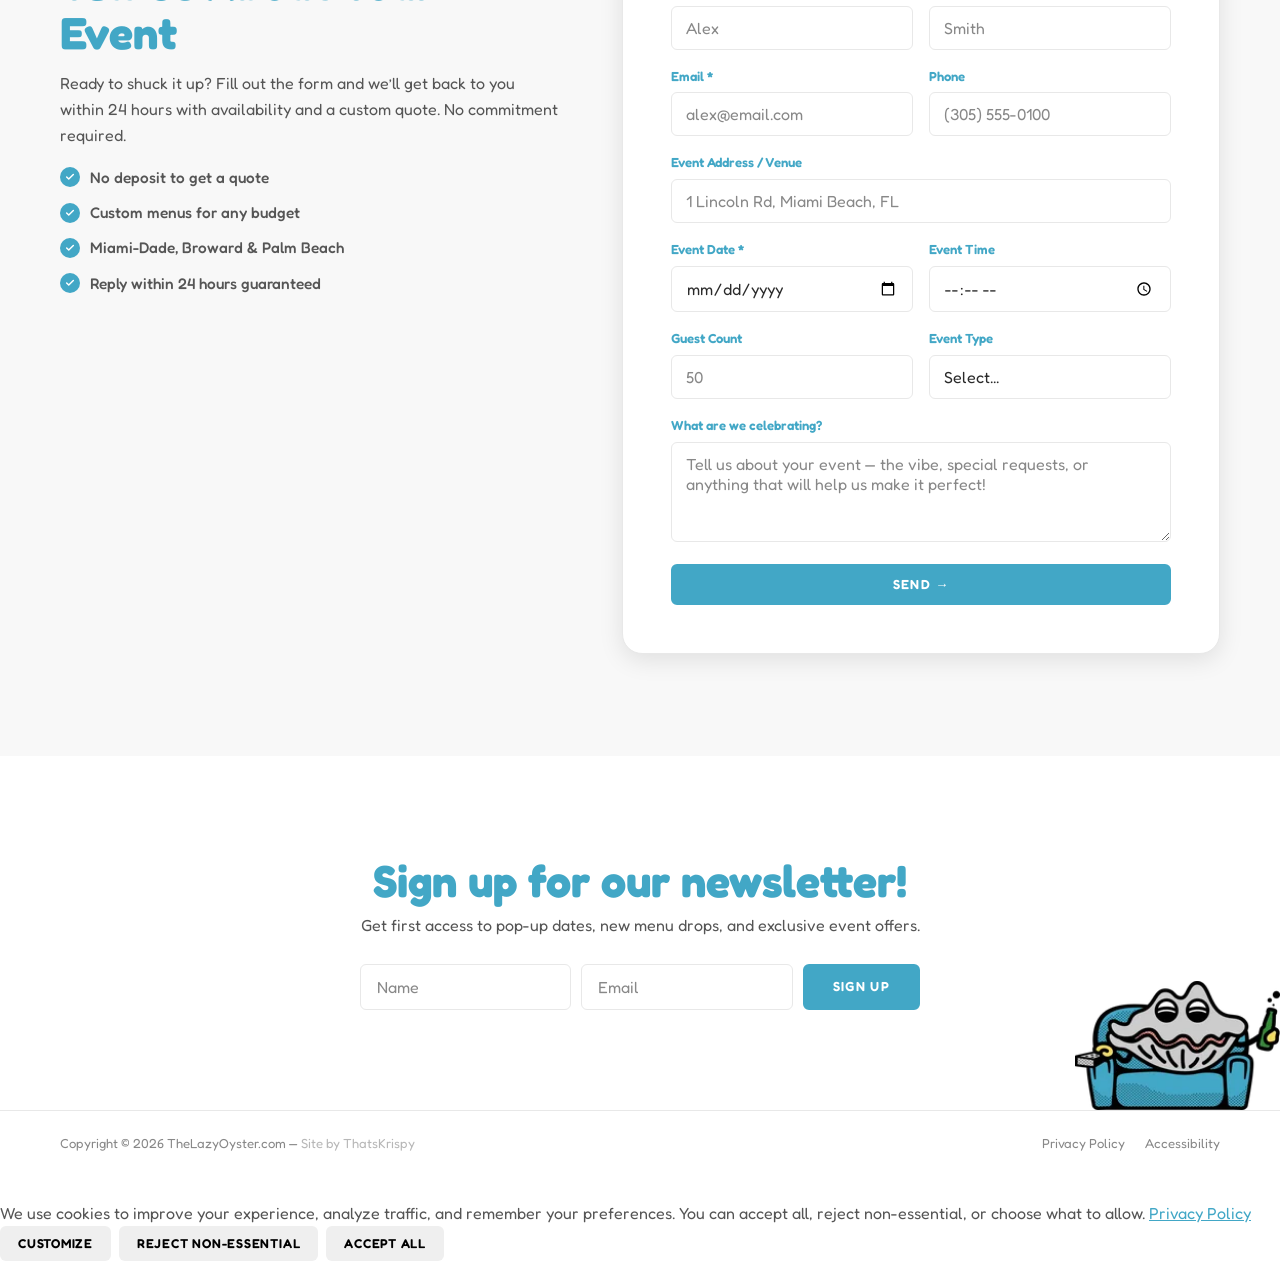
<file: events-catering.html>
<!DOCTYPE html>
<html lang="en">
<head>
  <meta charset="UTF-8"><meta name="viewport" content="width=device-width, initial-scale=1.0">
  <title>Events &amp; Catering | The Lazy Oyster - Live Shucking &amp; Raw Bar Miami</title>
  <meta name="description" content="Book The Lazy Oyster for your next event. Live raw bar shucking and custom catering for weddings, corporate events, birthdays, and more across South Florida.">
  <meta name="robots" content="index, follow">
  <link rel="canonical" href="https://www.thelazyoyster.com/events-catering">
  <meta property="og:title" content="Events & Catering | The Lazy Oyster Miami">
  <meta property="og:image" content="https://www.thelazyoyster.com/assets/images/catering-setup.webp">
  <meta property="og:type" content="website">
  <link rel="icon" href="assets/logos/favicon.jpeg" type="image/jpeg">
  <link rel="preconnect" href="https://fonts.googleapis.com">
  <link rel="preconnect" href="https://fonts.gstatic.com" crossorigin>
  <link href="https://fonts.googleapis.com/css2?family=Fredoka:wght@400;500;600;700&family=Pacifico&display=swap" rel="stylesheet">
  <link rel="stylesheet" href="css/style.css?v=20260630-1">
</head>
<body>
<a href="#main-content" class="skip-link">Skip to main content</a>
<header role="banner">
  <nav class="navbar" aria-label="Main navigation">
    <div class="navbar__inner">
      <a href="index.html" class="navbar__logo" aria-label="The Lazy Oyster - Home">
        <img src="assets/logos/logo-horizontal.png" alt="The Lazy Oyster" width="170" height="52">
      </a>
      <ul class="navbar__links" role="list">
        <li><a href="index.html" data-page="index">Home</a></li>
        <li><a href="about.html" data-page="about">About</a></li>
        <li><a href="delivery.html" data-page="delivery">Delivery</a></li>
        <li><a href="events-catering.html" data-page="events">Events &amp; Catering</a></li>
        <li><a href="faq.html" data-page="faq">FAQ</a></li>
        <li><a href="contact.html" data-page="contact">Contact</a></li>
      </ul>
      <div class="navbar__right">
        <a href="mailto:StayLazy@TheLazyOyster.com" class="navbar__icon-btn" aria-label="Email us">
          <svg xmlns="http://www.w3.org/2000/svg" viewBox="0 0 24 24" fill="none" stroke="currentColor" stroke-width="2" stroke-linecap="round" stroke-linejoin="round" aria-hidden="true"><path d="M4 4h16c1.1 0 2 .9 2 2v12c0 1.1-.9 2-2 2H4c-1.1 0-2-.9-2-2V6c0-1.1.9-2 2-2z"/><polyline points="22,6 12,13 2,6"/></svg>
        </a>
        <a href="tel:3059050257" class="navbar__icon-btn" aria-label="Call (305) 905-0257">
          <svg xmlns="http://www.w3.org/2000/svg" viewBox="0 0 24 24" fill="none" stroke="currentColor" stroke-width="2" stroke-linecap="round" stroke-linejoin="round" aria-hidden="true"><path d="M22 16.92v3a2 2 0 01-2.18 2 19.79 19.79 0 01-8.63-3.07A19.5 19.5 0 013.07 9.81 19.79 19.79 0 01.08 1.18 2 2 0 012.07 0h3a2 2 0 012 1.72c.127.96.361 1.903.7 2.81a2 2 0 01-.45 2.11L6.91 7.09a16 16 0 006 6l.41-.41a2 2 0 012.11-.45c.907.339 1.85.573 2.81.7A2 2 0 0122 16.92z"/></svg>
        </a>
        <a href="https://www.orderthelazyoyster.com" target="_blank" rel="noopener noreferrer" class="navbar__order">Order Now</a>
        <button class="navbar__hamburger" id="hamburger" aria-expanded="false" aria-controls="mobile-nav" aria-label="Open menu">
          <svg xmlns="http://www.w3.org/2000/svg" viewBox="0 0 24 24" fill="none" stroke="currentColor" stroke-width="2" stroke-linecap="round" stroke-linejoin="round" aria-hidden="true"><line x1="3" y1="6" x2="21" y2="6"/><line x1="3" y1="12" x2="21" y2="12"/><line x1="3" y1="18" x2="21" y2="18"/></svg>
        </button>
      </div>
    </div>
    <div class="navbar__mobile" id="mobile-nav" role="navigation" aria-label="Mobile navigation">
      <a href="index.html">Home</a>
      <a href="about.html">About</a>
      <a href="delivery.html">Delivery</a>
      <a href="events-catering.html">Events &amp; Catering</a>
      <a href="faq.html">FAQ</a>
      <a href="contact.html">Contact</a>
      <a href="https://www.orderthelazyoyster.com" target="_blank" rel="noopener noreferrer" class="navbar__order">Order Now</a>
    </div>
  </nav>
</header>
<main id="main-content">

  <!-- HERO — stone crab / seafood spread photo like original events page -->
  <section class="ev-hero" aria-labelledby="ev-h1">
    <img src="assets/images/chargrilled-oysters-sauce.webp"
         alt="Chargrilled oysters with The Lazy Oyster hot sauce at a live catering event"
         style="object-position: center 40%;"
         width="1600" height="700" loading="eager" fetchpriority="high">
    <div class="ev-hero__overlay" aria-hidden="true"></div>
    <div class="ev-hero__content container">
      <span class="eyebrow">Oyster Bar Catering</span>
      <h1 id="ev-h1">Shuckin Just For You</h1>
      <p>Elevate your next event with our premier oyster catering services. Our expert shuckers bring a unique and interactive experience to your celebrations.</p>
      <a href="#book" class="btn btn-primary">Tell Us About Your Event &darr;</a>
    </div>
  </section>

  <!-- WHAT WE OFFER — image + feature list (no packages, no prices) -->
  <section class="ev-features" aria-labelledby="features-heading">
    <div class="ev-features__inner">
      <div class="ev-features__head">
        <span class="eyebrow" style="display:block;text-align:center;">Oyster Bar Catering</span>
        <h2 id="features-heading">Shuckin Just For You</h2>
      </div>
      <div class="ev-features__grid">
        <div class="ev-features__list">
          <div class="ev-feature reveal">
            <div class="ev-feature__dot"></div>
            <div>
              <h4>Customized Menus</h4>
              <p>Tailored oyster selections to suit your event&rsquo;s theme and guest preferences, perfect for any special occasion.</p>
            </div>
          </div>
          <div class="ev-feature reveal">
            <div class="ev-feature__dot"></div>
            <div>
              <h4>Expert Shuckers</h4>
              <p>Skilled professionals with over a decade of hospitality experience ensure every oyster is prepared to perfection.</p>
            </div>
          </div>
          <div class="ev-feature reveal">
            <div class="ev-feature__dot"></div>
            <div>
              <h4>Fresh and Sustainable</h4>
              <p>Responsibly sourced oysters of the highest quality, served fresh while supporting sustainable practices.</p>
            </div>
          </div>
          <div class="ev-feature reveal">
            <div class="ev-feature__dot"></div>
            <div>
              <h4>Full Setup &amp; Breakdown</h4>
              <p>We handle everything &mdash; arrival, setup, ice, garnish, shucking, and cleanup. You stay lazy and enjoy your guests.</p>
            </div>
          </div>
          <div class="ev-feature reveal">
            <div class="ev-feature__dot"></div>
            <div>
              <h4>Miami Lobster Rolls &amp; Ceviche</h4>
              <p>Add our famous lobster rolls, fresh ceviche, and chargrilled oyster kits to take your event spread to the next level.</p>
            </div>
          </div>
          <div style="margin-top:12px;">
            <a href="#book" class="btn btn-primary">Request a Custom Quote &rarr;</a>
          </div>
        </div>
        <div class="ev-features__img reveal">
          <img src="assets/images/oysters-shucked-closeup.webp"
               alt="Fresh dozen oysters on ice at a Lazy Oyster catering event"
               style="object-position: center top;"
               width="640" height="480" loading="lazy">
        </div>
      </div>
    </div>
  </section>

  <!-- OYSTERS THAT IMPRESS BAND -->
  <div class="band" aria-labelledby="impress-heading">
    <div class="band__bg" style="background-image:url('assets/images/hero-full-spread.webp'); background-position: center 50%;" aria-hidden="true"></div>
    <div class="band__overlay" aria-hidden="true"></div>
    <div class="band__content band--center" style="margin:0 auto;text-align:center;max-width:600px;">
      <h2 id="impress-heading">Oysters that Impress</h2>
      <p>Make your event memorable with The Lazy Oyster&rsquo;s exquisite oysters. Each oyster is shucked to perfection and served with care, ensuring your guests enjoy the finest flavors the ocean has to offer.</p>
    </div>
  </div>

  <!-- HOW IT WORKS — 4 step cards -->
  <section class="ev-how" aria-labelledby="how-heading">
    <div class="ev-how__head">
      <span class="eyebrow">How It Works</span>
      <h2 id="how-heading">Booking us is the easy part.</h2>
      <p>Tell us the date and the vibe. We handle sourcing, setup, shucking, and cleanup. You stay lazy.</p>
    </div>
    <div class="ev-steps">
      <div class="ev-step reveal">
        <div class="ev-step__num">01</div>
        <h3>Reach Out</h3>
        <p>Fill out the form below with your date, location, and headcount. We reply within 24 hours with availability and a custom quote.</p>
      </div>
      <div class="ev-step reveal">
        <div class="ev-step__num">02</div>
        <h3>We Build Your Menu</h3>
        <p>Oysters, lobster rolls, ceviche, chargrilled &mdash; we tailor the spread to your crowd and budget. No cookie-cutter packages.</p>
      </div>
      <div class="ev-step reveal">
        <div class="ev-step__num">03</div>
        <h3>We Set Up &amp; Shuck</h3>
        <p>Our team arrives with the bar, the ice, the garnish, and the showmanship. Live shucking is the centerpiece, not an afterthought.</p>
      </div>
      <div class="ev-step reveal">
        <div class="ev-step__num">04</div>
        <h3>You Stay Lazy</h3>
        <p>Mingle with your guests while we run the station and break it all down. Spotless when we leave. Memories that last.</p>
      </div>
    </div>
  </section>

  <!-- STATS -->
  <div class="ev-stats" aria-label="Our track record">
    <div class="ev-stat reveal"><strong>500+</strong><span>Events Catered</span></div>
    <div class="ev-stat reveal"><strong>19+</strong><span>Venue Partners</span></div>
    <div class="ev-stat reveal"><strong>24hr</strong><span>Quote Turnaround</span></div>
    <div class="ev-stat reveal"><strong>3</strong><span>Counties Served</span></div>
  </div>

  <!-- BOOK FORM -->
  <section class="ev-book" id="book" aria-labelledby="book-heading">
    <div class="ev-book__inner">
      <div class="ev-book__intro">
        <span class="eyebrow">Bringing Freshness and Flavor to You</span>
        <h2 id="book-heading">Tell Us About Your Event</h2>
        <p>Ready to shuck it up? Fill out the form and we&rsquo;ll get back to you within 24 hours with availability and a custom quote. No commitment required.</p>
        <ul class="ev-book__points" role="list">
          <li>No deposit to get a quote</li>
          <li>Custom menus for any budget</li>
          <li>Miami-Dade, Broward &amp; Palm Beach</li>
          <li>Reply within 24 hours guaranteed</li>
        </ul>
      </div>
      <div class="form-wrap">
        <form id="catering-form" data-access-key="YOUR_WEB3FORMS_KEY" novalidate aria-label="Catering inquiry form">
          <input type="hidden" name="botcheck" value="" style="display:none">
          <input type="hidden" name="subject" value="New Catering Inquiry - The Lazy Oyster">
          <div class="form-grid">
            <div class="form-group">
              <label for="c-first">First Name *</label>
              <input type="text" id="c-first" name="first_name" required autocomplete="given-name" placeholder="Alex">
            </div>
            <div class="form-group">
              <label for="c-last">Last Name</label>
              <input type="text" id="c-last" name="last_name" autocomplete="family-name" placeholder="Smith">
            </div>
            <div class="form-group">
              <label for="c-email">Email *</label>
              <input type="email" id="c-email" name="email" required autocomplete="email" placeholder="alex@email.com">
            </div>
            <div class="form-group">
              <label for="c-phone">Phone</label>
              <input type="tel" id="c-phone" name="phone" autocomplete="tel" placeholder="(305) 555-0100">
            </div>
            <div class="form-group form-group--full">
              <label for="c-address">Event Address / Venue</label>
              <input type="text" id="c-address" name="event_address" placeholder="1 Lincoln Rd, Miami Beach, FL">
            </div>
            <div class="form-group">
              <label for="c-date">Event Date *</label>
              <input type="date" id="c-date" name="event_date" required>
            </div>
            <div class="form-group">
              <label for="c-time">Event Time</label>
              <input type="time" id="c-time" name="event_time">
            </div>
            <div class="form-group">
              <label for="c-guests">Guest Count</label>
              <input type="number" id="c-guests" name="guest_count" min="1" placeholder="50">
            </div>
            <div class="form-group">
              <label for="c-type">Event Type</label>
              <select id="c-type" name="event_type">
                <option value="">Select...</option>
                <option>Wedding</option>
                <option>Corporate Event</option>
                <option>Birthday Party</option>
                <option>Pop-Up / Brand Activation</option>
                <option>Private Dinner</option>
                <option>Other</option>
              </select>
            </div>
            <div class="form-group form-group--full">
              <label for="c-details">What are we celebrating?</label>
              <textarea id="c-details" name="celebration" placeholder="Tell us about your event &mdash; the vibe, special requests, or anything that will help us make it perfect!"></textarea>
            </div>
            <div class="form-submit">
              <button type="submit" class="btn btn-primary">Send &rarr;</button>
            </div>
            <p class="form-status" role="alert" aria-live="polite"></p>
          </div>
        </form>
      </div>
    </div>
  </section>

  <!-- NEWSLETTER -->
  <section class="newsletter" aria-labelledby="newsletter-events">
    <div class="newsletter__inner">
      <h2 id="newsletter-events">Sign up for our newsletter!</h2>
      <p>Get first access to pop-up dates, new menu drops, and exclusive event offers.</p>
      <form class="newsletter-form" data-access-key="YOUR_WEB3FORMS_KEY" novalidate>
        <input type="hidden" name="botcheck" value="" style="display:none">
        <input type="text" name="name" placeholder="Name" required autocomplete="given-name">
        <input type="email" name="email" placeholder="Email" required autocomplete="email">
        <button type="submit" class="btn btn-primary">Sign Up</button>
      </form>
    </div>
    <img src="assets/logos/logo-mascot.webp" alt="" aria-hidden="true" class="newsletter__mascot" loading="lazy">
  </section>

</main>
<footer class="footer" role="contentinfo">
  <p class="footer__copy">Copyright &copy; 2026 TheLazyOyster.com &mdash; <a href="https://www.thatskrispy.com" target="_blank" rel="noopener noreferrer">Site by ThatsKrispy</a></p>
  <nav class="footer__links" aria-label="Footer links"><a href="privacy.html">Privacy Policy</a><a href="accessibility.html">Accessibility</a></nav>
</footer>
<script src="js/a11y-consent.js" defer></script>
<script src="js/weekly-oysters.js?v=20260630-2" defer></script>
<script src="js/main.js" defer></script>
</body>
</html>
</file>
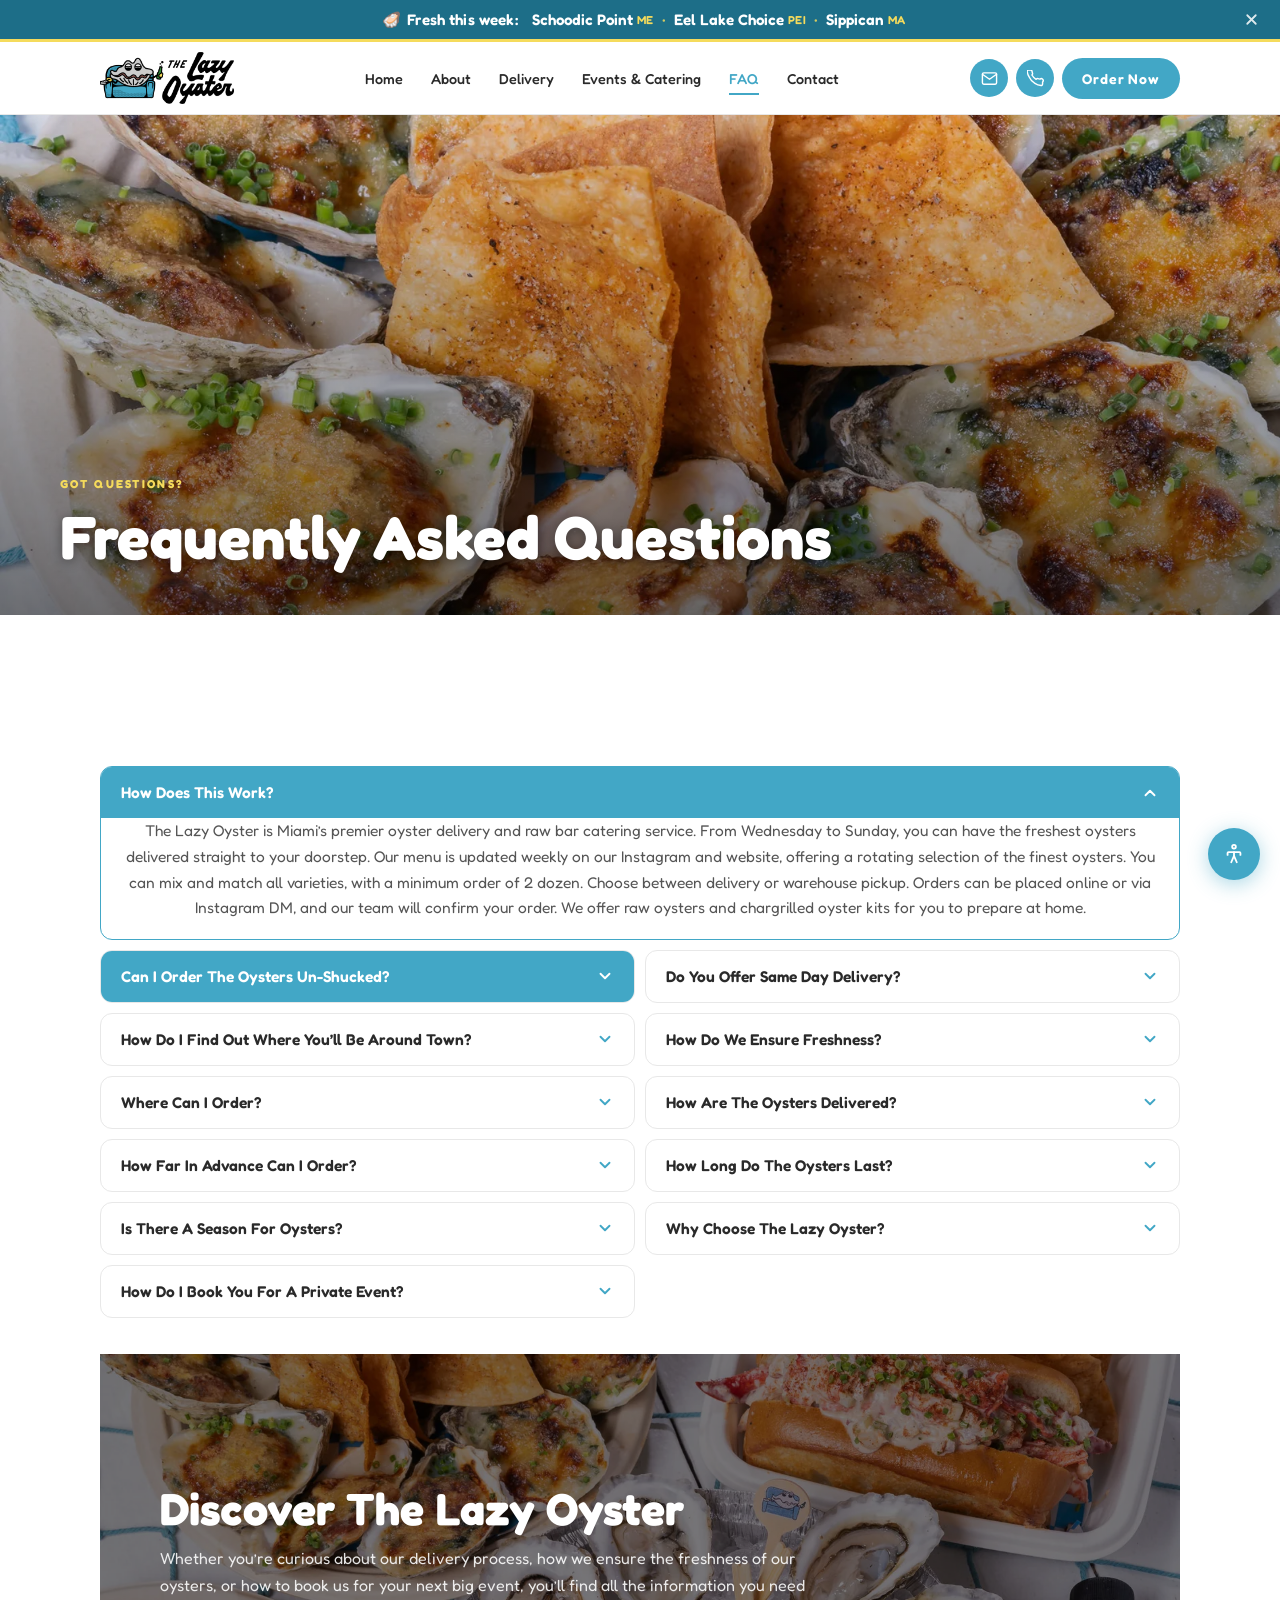
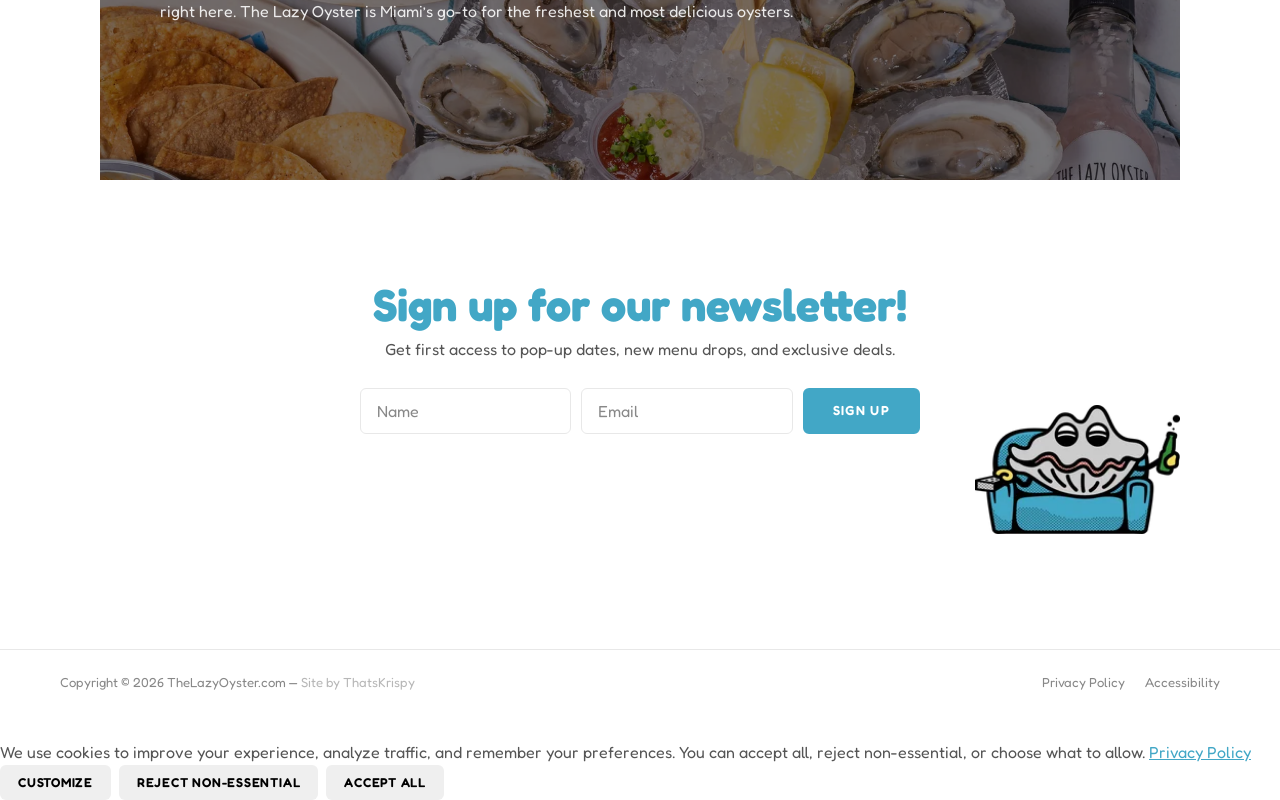
<file: faq.html>
<!DOCTYPE html>
<html lang="en">
<head>
  <meta charset="UTF-8"><meta name="viewport" content="width=device-width, initial-scale=1.0">
  <title>FAQ | The Lazy Oyster Miami - Oyster Delivery &amp; Catering Questions</title>
  <meta name="description" content="Frequently asked questions about The Lazy Oyster's oyster delivery, raw bar catering, ordering process, and freshness in Miami.">
  <meta name="robots" content="index, follow">
  <link rel="canonical" href="https://www.thelazyoyster.com/faq">
  <meta property="og:title" content="FAQ | The Lazy Oyster Miami">
  <meta property="og:image" content="https://www.thelazyoyster.com/assets/images/catering-event.webp">
  <meta property="og:type" content="website">
  <link rel="icon" href="assets/logos/favicon.jpeg" type="image/jpeg">
  <link rel="preconnect" href="https://fonts.googleapis.com">
  <link rel="preconnect" href="https://fonts.gstatic.com" crossorigin>
  <link href="https://fonts.googleapis.com/css2?family=Fredoka:wght@400;500;600;700&family=Pacifico&display=swap" rel="stylesheet">
  <link rel="stylesheet" href="css/style.css?v=20260630-1">
</head>
<body>
<a href="#main-content" class="skip-link">Skip to main content</a>
<header role="banner">
  <nav class="navbar" aria-label="Main navigation">
    <div class="navbar__inner">
      <a href="index.html" class="navbar__logo" aria-label="The Lazy Oyster - Home">
        <img src="assets/logos/logo-horizontal.png" alt="The Lazy Oyster" width="170" height="52">
      </a>
      <ul class="navbar__links" role="list">
        <li><a href="index.html" data-page="index">Home</a></li>
        <li><a href="about.html" data-page="about">About</a></li>
        <li><a href="delivery.html" data-page="delivery">Delivery</a></li>
        <li><a href="events-catering.html" data-page="events">Events &amp; Catering</a></li>
        <li><a href="faq.html" data-page="faq">FAQ</a></li>
        <li><a href="contact.html" data-page="contact">Contact</a></li>
      </ul>
      <div class="navbar__right">
        <a href="mailto:StayLazy@TheLazyOyster.com" class="navbar__icon-btn" aria-label="Email us">
          <svg xmlns="http://www.w3.org/2000/svg" viewBox="0 0 24 24" fill="none" stroke="currentColor" stroke-width="2" stroke-linecap="round" stroke-linejoin="round" aria-hidden="true"><path d="M4 4h16c1.1 0 2 .9 2 2v12c0 1.1-.9 2-2 2H4c-1.1 0-2-.9-2-2V6c0-1.1.9-2 2-2z"/><polyline points="22,6 12,13 2,6"/></svg>
        </a>
        <a href="tel:3059050257" class="navbar__icon-btn" aria-label="Call (305) 905-0257">
          <svg xmlns="http://www.w3.org/2000/svg" viewBox="0 0 24 24" fill="none" stroke="currentColor" stroke-width="2" stroke-linecap="round" stroke-linejoin="round" aria-hidden="true"><path d="M22 16.92v3a2 2 0 01-2.18 2 19.79 19.79 0 01-8.63-3.07A19.5 19.5 0 013.07 9.81 19.79 19.79 0 01.08 1.18 2 2 0 012.07 0h3a2 2 0 012 1.72c.127.96.361 1.903.7 2.81a2 2 0 01-.45 2.11L6.91 7.09a16 16 0 006 6l.41-.41a2 2 0 012.11-.45c.907.339 1.85.573 2.81.7A2 2 0 0122 16.92z"/></svg>
        </a>
        <a href="https://www.orderthelazyoyster.com" target="_blank" rel="noopener noreferrer" class="navbar__order">Order Now</a>
        <button class="navbar__hamburger" id="hamburger" aria-expanded="false" aria-controls="mobile-nav" aria-label="Open menu">
          <svg xmlns="http://www.w3.org/2000/svg" viewBox="0 0 24 24" fill="none" stroke="currentColor" stroke-width="2" stroke-linecap="round" stroke-linejoin="round" aria-hidden="true"><line x1="3" y1="6" x2="21" y2="6"/><line x1="3" y1="12" x2="21" y2="12"/><line x1="3" y1="18" x2="21" y2="18"/></svg>
        </button>
      </div>
    </div>
    <div class="navbar__mobile" id="mobile-nav" role="navigation" aria-label="Mobile navigation">
      <a href="index.html">Home</a>
      <a href="about.html">About</a>
      <a href="delivery.html">Delivery</a>
      <a href="events-catering.html">Events &amp; Catering</a>
      <a href="faq.html">FAQ</a>
      <a href="contact.html">Contact</a>
      <a href="https://www.orderthelazyoyster.com" target="_blank" rel="noopener noreferrer" class="navbar__order">Order Now</a>
    </div>
  </nav>
</header>
<main id="main-content">

  <!-- HERO -->
  <div class="page-hero">
    <img src="assets/images/chargrilled-oysters-plate.webp"
         alt="Chargrilled oysters with cheese and green onion from The Lazy Oyster"
         style="object-position: center 40%;"
         width="1600" height="600" loading="eager" fetchpriority="high">
    <div class="page-hero__overlay" aria-hidden="true"></div>
    <div class="page-hero__caption container">
      <span class="eyebrow" style="color:var(--yellow)">Got Questions?</span>
      <h1>Frequently Asked Questions</h1>
    </div>
  </div>

  <div class="section" style="background:#fff;">
    <div style="text-align:center;margin-bottom:36px;">

    <div class="faq-grid" role="list">

      <div class="faq-item faq-item--featured open" role="listitem">
        <button class="faq-q faq-q--featured" aria-expanded="true">
          How Does This Work?
          <svg xmlns="http://www.w3.org/2000/svg" viewBox="0 0 24 24" fill="none" stroke="currentColor" stroke-width="2.5" stroke-linecap="round" stroke-linejoin="round" aria-hidden="true"><polyline points="6 9 12 15 18 9"/></svg>
        </button>
        <div class="faq-a">The Lazy Oyster is Miami&rsquo;s premier oyster delivery and raw bar catering service. From Wednesday to Sunday, you can have the freshest oysters delivered straight to your doorstep. Our menu is updated weekly on our Instagram and website, offering a rotating selection of the finest oysters. You can mix and match all varieties, with a minimum order of 2 dozen. Choose between delivery or warehouse pickup. Orders can be placed online or via Instagram DM, and our team will confirm your order. We offer raw oysters and chargrilled oyster kits for you to prepare at home.</div>
      </div>

      <div class="faq-item" role="listitem">
        <button class="faq-q faq-q--featured" aria-expanded="false">
          Can I Order The Oysters Un-Shucked?
          <svg xmlns="http://www.w3.org/2000/svg" viewBox="0 0 24 24" fill="none" stroke="currentColor" stroke-width="2.5" stroke-linecap="round" stroke-linejoin="round" aria-hidden="true"><polyline points="6 9 12 15 18 9"/></svg>
        </button>
        <div class="faq-a">Absolutely! We offer unshucked oysters at a discounted price, perfect for those who enjoy the shucking experience themselves.</div>
      </div>

      <div class="faq-item" role="listitem">
        <button class="faq-q" aria-expanded="false">
          Do You Offer Same Day Delivery?
          <svg xmlns="http://www.w3.org/2000/svg" viewBox="0 0 24 24" fill="none" stroke="currentColor" stroke-width="2.5" stroke-linecap="round" stroke-linejoin="round" aria-hidden="true"><polyline points="6 9 12 15 18 9"/></svg>
        </button>
        <div class="faq-a">We recommend ordering at least 24 hours in advance to guarantee availability. Same-day delivery may be available depending on our schedule &mdash; reach out via Instagram DM or call us at (305) 905-0257 to check.</div>
      </div>

      <div class="faq-item" role="listitem">
        <button class="faq-q" aria-expanded="false">
          How Do I Find Out Where You&rsquo;ll Be Around Town?
          <svg xmlns="http://www.w3.org/2000/svg" viewBox="0 0 24 24" fill="none" stroke="currentColor" stroke-width="2.5" stroke-linecap="round" stroke-linejoin="round" aria-hidden="true"><polyline points="6 9 12 15 18 9"/></svg>
        </button>
        <div class="faq-a">Follow us on Instagram at <a href="https://www.instagram.com/TheLazyOyster" target="_blank" rel="noopener noreferrer" style="color:var(--teal);">@TheLazyOyster</a> for live updates on our pop-up locations, event appearances, and weekly menus.</div>
      </div>

      <div class="faq-item" role="listitem">
        <button class="faq-q" aria-expanded="false">
          How Do We Ensure Freshness?
          <svg xmlns="http://www.w3.org/2000/svg" viewBox="0 0 24 24" fill="none" stroke="currentColor" stroke-width="2.5" stroke-linecap="round" stroke-linejoin="round" aria-hidden="true"><polyline points="6 9 12 15 18 9"/></svg>
        </button>
        <div class="faq-a">We source our oysters from trusted, sustainable farms and receive fresh deliveries multiple times per week. Shucked oysters are prepared the same day of your order. Unshucked oysters are packed with ice in insulated containers to maintain perfect temperature.</div>
      </div>

      <div class="faq-item" role="listitem">
        <button class="faq-q" aria-expanded="false">
          Where Can I Order?
          <svg xmlns="http://www.w3.org/2000/svg" viewBox="0 0 24 24" fill="none" stroke="currentColor" stroke-width="2.5" stroke-linecap="round" stroke-linejoin="round" aria-hidden="true"><polyline points="6 9 12 15 18 9"/></svg>
        </button>
        <div class="faq-a">You can order directly at <a href="https://www.orderthelazyoyster.com" target="_blank" rel="noopener noreferrer" style="color:var(--teal);">orderthelazyoyster.com</a> or by reaching out via Instagram DM or phone at (305) 905-0257.</div>
      </div>

      <div class="faq-item" role="listitem">
        <button class="faq-q" aria-expanded="false">
          How Are The Oysters Delivered?
          <svg xmlns="http://www.w3.org/2000/svg" viewBox="0 0 24 24" fill="none" stroke="currentColor" stroke-width="2.5" stroke-linecap="round" stroke-linejoin="round" aria-hidden="true"><polyline points="6 9 12 15 18 9"/></svg>
        </button>
        <div class="faq-a">Shucked oysters arrive on an iced aluminum tray with mignonette sauce, cocktail sauce, lemon wedges, and the top shells. Unshucked oysters come properly iced in breathable packaging to maintain freshness throughout delivery.</div>
      </div>

      <div class="faq-item" role="listitem">
        <button class="faq-q" aria-expanded="false">
          How Far In Advance Can I Order?
          <svg xmlns="http://www.w3.org/2000/svg" viewBox="0 0 24 24" fill="none" stroke="currentColor" stroke-width="2.5" stroke-linecap="round" stroke-linejoin="round" aria-hidden="true"><polyline points="6 9 12 15 18 9"/></svg>
        </button>
        <div class="faq-a">You can pre-order up to 2 weeks in advance. We recommend booking ahead for weekends and holidays to guarantee availability. The earlier, the better!</div>
      </div>

      <div class="faq-item" role="listitem">
        <button class="faq-q" aria-expanded="false">
          How Long Do The Oysters Last?
          <svg xmlns="http://www.w3.org/2000/svg" viewBox="0 0 24 24" fill="none" stroke="currentColor" stroke-width="2.5" stroke-linecap="round" stroke-linejoin="round" aria-hidden="true"><polyline points="6 9 12 15 18 9"/></svg>
        </button>
        <div class="faq-a">Shucked oysters are best consumed the same day. Unshucked oysters can be stored in your refrigerator for 3&ndash;5 days, cup side down on a flat tray covered with a damp cloth. Never store them on ice or in standing water.</div>
      </div>

      <div class="faq-item" role="listitem">
        <button class="faq-q" aria-expanded="false">
          Is There A Season For Oysters?
          <svg xmlns="http://www.w3.org/2000/svg" viewBox="0 0 24 24" fill="none" stroke="currentColor" stroke-width="2.5" stroke-linecap="round" stroke-linejoin="round" aria-hidden="true"><polyline points="6 9 12 15 18 9"/></svg>
        </button>
        <div class="faq-a">Oysters are available year-round! While flavor profiles can vary slightly by season, our careful sourcing ensures great-tasting oysters every time you order.</div>
      </div>

      <div class="faq-item" role="listitem">
        <button class="faq-q" aria-expanded="false">
          Why Choose The Lazy Oyster?
          <svg xmlns="http://www.w3.org/2000/svg" viewBox="0 0 24 24" fill="none" stroke="currentColor" stroke-width="2.5" stroke-linecap="round" stroke-linejoin="round" aria-hidden="true"><polyline points="6 9 12 15 18 9"/></svg>
        </button>
        <div class="faq-a">We&rsquo;re Miami&rsquo;s original traveling oyster bar, founded in 2020 with a mission to make fresh, high-quality oysters accessible to everyone. Our team brings over a decade of hospitality experience, a commitment to freshness, and a genuine passion for creating memorable experiences.</div>
      </div>

      <div class="faq-item" role="listitem">
        <button class="faq-q" aria-expanded="false">
          How Do I Book You For A Private Event?
          <svg xmlns="http://www.w3.org/2000/svg" viewBox="0 0 24 24" fill="none" stroke="currentColor" stroke-width="2.5" stroke-linecap="round" stroke-linejoin="round" aria-hidden="true"><polyline points="6 9 12 15 18 9"/></svg>
        </button>
        <div class="faq-a">Head to our <a href="events-catering.html" style="color:var(--teal);">Events &amp; Catering page</a>, fill out the inquiry form, and we&rsquo;ll get back to you within 24 hours. You can also email <a href="mailto:StayLazy@TheLazyOyster.com" style="color:var(--teal);">StayLazy@TheLazyOyster.com</a> or call (305) 905-0257.</div>
      </div>

    </div>
  </div>

  <!-- DISCOVER BAND -->
  <div class="band" aria-labelledby="discover-heading">
    <div class="band__bg" style="background-image:url('assets/images/oysters-shucked-closeup.webp'); background-position: center 30%;" aria-hidden="true"></div>
    <div class="band__overlay" aria-hidden="true"></div>
    <div class="band__content">
      <h2 id="discover-heading">Discover The Lazy Oyster</h2>
      <p>Whether you&rsquo;re curious about our delivery process, how we ensure the freshness of our oysters, or how to book us for your next big event, you&rsquo;ll find all the information you need right here. The Lazy Oyster is Miami&rsquo;s go-to for the freshest and most delicious oysters.</p>
    </div>
  </div>

  <!-- NEWSLETTER -->
  <section class="newsletter" aria-labelledby="newsletter-faq">
    <div class="newsletter__inner">
      <h2 id="newsletter-faq">Sign up for our newsletter!</h2>
      <p>Get first access to pop-up dates, new menu drops, and exclusive deals.</p>
      <form class="newsletter-form" data-access-key="YOUR_WEB3FORMS_KEY" novalidate>
        <input type="hidden" name="botcheck" value="" style="display:none">
        <input type="hidden" name="subject" value="Newsletter Sign-Up - The Lazy Oyster">
        <input type="text" name="name" placeholder="Name" required autocomplete="given-name">
        <input type="email" name="email" placeholder="Email" required autocomplete="email">
        <button type="submit" class="btn btn-primary">Sign Up</button>
      </form>
    </div>
    <img src="assets/logos/logo-mascot.webp" alt="" aria-hidden="true" class="newsletter__mascot" loading="lazy">
  </section>

</main>
<footer class="footer" role="contentinfo">
  <p class="footer__copy">Copyright &copy; 2026 TheLazyOyster.com &mdash; <a href="https://www.thatskrispy.com" target="_blank" rel="noopener noreferrer">Site by ThatsKrispy</a></p>
  <nav class="footer__links" aria-label="Footer links"><a href="privacy.html">Privacy Policy</a><a href="accessibility.html">Accessibility</a></nav>
</footer>
<script src="js/a11y-consent.js" defer></script>
<script src="js/weekly-oysters.js?v=20260630-2" defer></script>
<script src="js/main.js" defer></script>
</body>
</html>
</file>
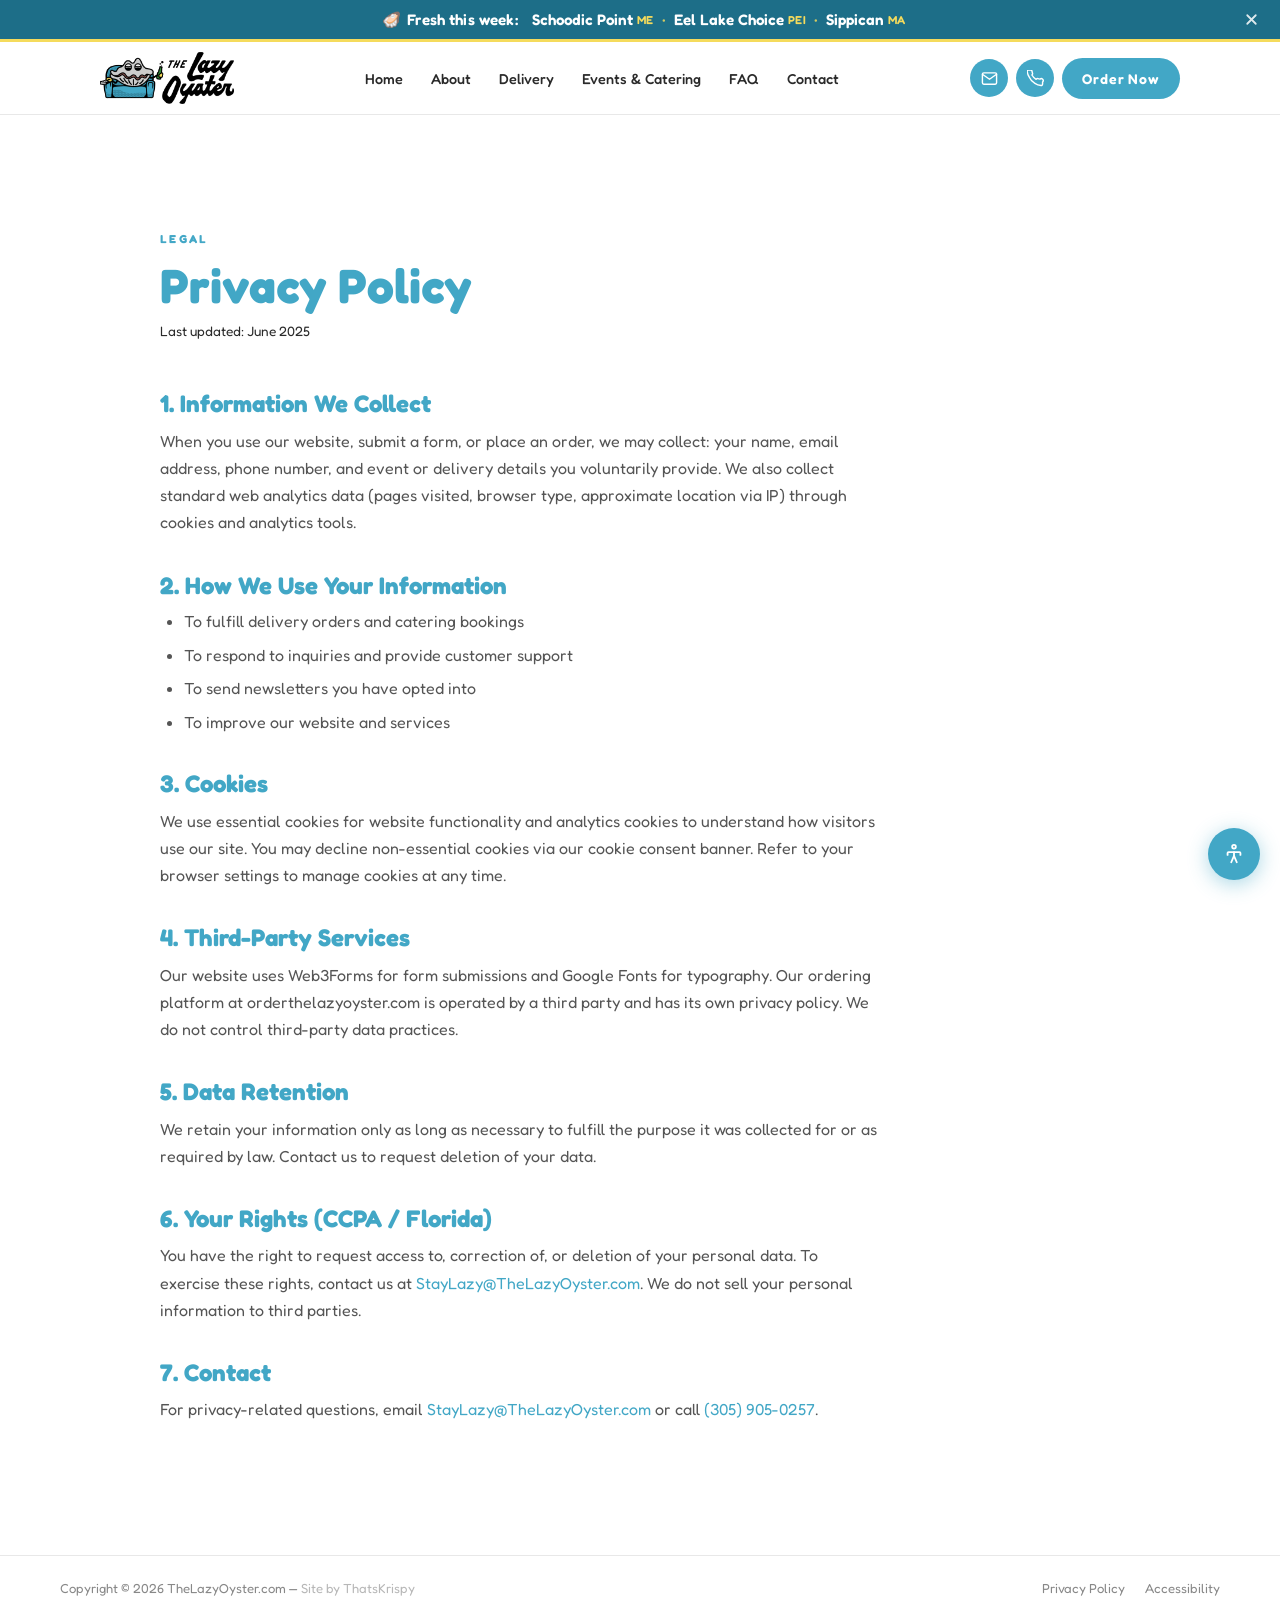
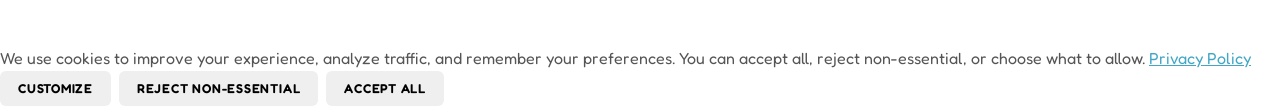
<file: privacy.html>
<!DOCTYPE html>
<html lang="en">
<head>
  <meta charset="UTF-8"><meta name="viewport" content="width=device-width, initial-scale=1.0">
  <title>Privacy Policy | The Lazy Oyster</title>
  <meta name="description" content="Privacy Policy for The Lazy Oyster website.">
  <meta name="robots" content="noindex, follow">
  <link rel="icon" href="assets/logos/favicon.jpeg" type="image/jpeg">
  <link rel="preconnect" href="https://fonts.googleapis.com">
  <link rel="preconnect" href="https://fonts.gstatic.com" crossorigin>
  <link href="https://fonts.googleapis.com/css2?family=Fredoka:wght@400;500;600;700&family=Pacifico&display=swap" rel="stylesheet">
  <link rel="stylesheet" href="css/style.css?v=20260630-1">
</head>
<body>
<a href="#main-content" class="skip-link">Skip to main content</a>
<header role="banner">
  <nav class="navbar" aria-label="Main navigation">
    <div class="navbar__inner">
      <a href="index.html" class="navbar__logo" aria-label="The Lazy Oyster - Home">
        <img src="assets/logos/logo-horizontal.png" alt="The Lazy Oyster" width="170" height="52">
      </a>
      <ul class="navbar__links" role="list">
        <li><a href="index.html">Home</a></li>
        <li><a href="about.html">About</a></li>
        <li><a href="delivery.html">Delivery</a></li>
        <li><a href="events-catering.html">Events &amp; Catering</a></li>
        <li><a href="faq.html">FAQ</a></li>
        <li><a href="contact.html">Contact</a></li>
      </ul>
      <div class="navbar__right">
        <a href="mailto:StayLazy@TheLazyOyster.com" class="navbar__icon-btn" aria-label="Email us">
          <svg xmlns="http://www.w3.org/2000/svg" viewBox="0 0 24 24" fill="none" stroke="currentColor" stroke-width="2" stroke-linecap="round" stroke-linejoin="round" aria-hidden="true"><path d="M4 4h16c1.1 0 2 .9 2 2v12c0 1.1-.9 2-2 2H4c-1.1 0-2-.9-2-2V6c0-1.1.9-2 2-2z"/><polyline points="22,6 12,13 2,6"/></svg>
        </a>
        <a href="tel:3059050257" class="navbar__icon-btn" aria-label="Call (305) 905-0257">
          <svg xmlns="http://www.w3.org/2000/svg" viewBox="0 0 24 24" fill="none" stroke="currentColor" stroke-width="2" stroke-linecap="round" stroke-linejoin="round" aria-hidden="true"><path d="M22 16.92v3a2 2 0 01-2.18 2 19.79 19.79 0 01-8.63-3.07A19.5 19.5 0 013.07 9.81 19.79 19.79 0 01.08 1.18 2 2 0 012.07 0h3a2 2 0 012 1.72c.127.96.361 1.903.7 2.81a2 2 0 01-.45 2.11L6.91 7.09a16 16 0 006 6l.41-.41a2 2 0 012.11-.45c.907.339 1.85.573 2.81.7A2 2 0 0122 16.92z"/></svg>
        </a>
        <a href="https://www.orderthelazyoyster.com" target="_blank" rel="noopener noreferrer" class="navbar__order">Order Now</a>
        <button class="navbar__hamburger" id="hamburger" aria-expanded="false" aria-controls="mobile-nav" aria-label="Open menu">
          <svg xmlns="http://www.w3.org/2000/svg" viewBox="0 0 24 24" fill="none" stroke="currentColor" stroke-width="2" stroke-linecap="round" stroke-linejoin="round" aria-hidden="true"><line x1="3" y1="6" x2="21" y2="6"/><line x1="3" y1="12" x2="21" y2="12"/><line x1="3" y1="18" x2="21" y2="18"/></svg>
        </button>
      </div>
    </div>
    <div class="navbar__mobile" id="mobile-nav" role="navigation" aria-label="Mobile navigation">
      <a href="index.html">Home</a>
      <a href="about.html">About</a>
      <a href="delivery.html">Delivery</a>
      <a href="events-catering.html">Events &amp; Catering</a>
      <a href="faq.html">FAQ</a>
      <a href="contact.html">Contact</a>
      <a href="https://www.orderthelazyoyster.com" target="_blank" rel="noopener noreferrer" class="navbar__order">Order Now</a>
    </div>
  </nav>
</header>
<main id="main-content">
  <section class="section">
    <div class="container">
      <div class="prose-page">
        <span class="eyebrow">Legal</span>
        <h1 style="font-size:clamp(2rem,4vw,3rem);margin-bottom:8px;">Privacy Policy</h1>
        <p style="font-size:0.85rem;color:var(--gray-400);margin-bottom:48px;">Last updated: June 2025</p>
        <h2>1. Information We Collect</h2>
        <p>When you use our website, submit a form, or place an order, we may collect: your name, email address, phone number, and event or delivery details you voluntarily provide. We also collect standard web analytics data (pages visited, browser type, approximate location via IP) through cookies and analytics tools.</p>
        <h2>2. How We Use Your Information</h2>
        <ul>
          <li>To fulfill delivery orders and catering bookings</li>
          <li>To respond to inquiries and provide customer support</li>
          <li>To send newsletters you have opted into</li>
          <li>To improve our website and services</li>
        </ul>
        <h2>3. Cookies</h2>
        <p>We use essential cookies for website functionality and analytics cookies to understand how visitors use our site. You may decline non-essential cookies via our cookie consent banner. Refer to your browser settings to manage cookies at any time.</p>
        <h2>4. Third-Party Services</h2>
        <p>Our website uses Web3Forms for form submissions and Google Fonts for typography. Our ordering platform at orderthelazyoyster.com is operated by a third party and has its own privacy policy. We do not control third-party data practices.</p>
        <h2>5. Data Retention</h2>
        <p>We retain your information only as long as necessary to fulfill the purpose it was collected for or as required by law. Contact us to request deletion of your data.</p>
        <h2>6. Your Rights (CCPA / Florida)</h2>
        <p>You have the right to request access to, correction of, or deletion of your personal data. To exercise these rights, contact us at <a href="mailto:StayLazy@TheLazyOyster.com" style="color:var(--teal);">StayLazy@TheLazyOyster.com</a>. We do not sell your personal information to third parties.</p>
        <h2>7. Contact</h2>
        <p>For privacy-related questions, email <a href="mailto:StayLazy@TheLazyOyster.com" style="color:var(--teal);">StayLazy@TheLazyOyster.com</a> or call <a href="tel:3059050257" style="color:var(--teal);">(305) 905-0257</a>.</p>
      </div>
    </div>
  </section>
</main>
<footer class="footer" role="contentinfo">
  <p class="footer__copy">Copyright &copy; 2026 TheLazyOyster.com &mdash; <a href="https://www.thatskrispy.com" target="_blank" rel="noopener noreferrer">Site by ThatsKrispy</a></p>
  <nav class="footer__links" aria-label="Footer links">
    <a href="privacy.html">Privacy Policy</a>
    <a href="accessibility.html">Accessibility</a>
  </nav>
</footer>
<script src="js/a11y-consent.js" defer></script>
<script src="js/weekly-oysters.js?v=20260630-2" defer></script>
<script src="js/main.js" defer></script>
</body>
</html>
</file>
<file: css/style.css>
@charset "utf-8";
/* ============================================================
   THE LAZY OYSTER  |  ThatsKrispy  |  v4
   Palette: Teal #42A7C6 | Yellow #F5DB5C | White #ffffff
   Fonts: Fredoka (headings/body) + Pacifico (script accent)
   Design: White base, teal type, yellow pops — matching orig
   ============================================================ */

/* -- RESET ------------------------------------------------- */
*, *::before, *::after { box-sizing: border-box; margin: 0; padding: 0; }
html { scroll-behavior: smooth; font-size: 16px; -webkit-font-smoothing: antialiased; }
body {
  font-family: 'Fredoka', sans-serif;
  font-weight: 400;
  line-height: 1.65;
  color: #2a2a2a;
  background: #ffffff;
  overflow-x: hidden;
}
img { max-width: 100%; height: auto; display: block; }
a { color: inherit; text-decoration: none; }
ul, ol { list-style: none; }
button { font-family: inherit; cursor: pointer; }

/* -- TOKENS ------------------------------------------------ */
:root {
  --teal:        #42A7C6;
  --teal-dark:   #2e8daa;
  --teal-light:  #e8f5fa;
  --teal-dim:    rgba(66,167,198,0.12);
  --yellow:      #F5DB5C;
  --yellow-dark: #d9be30;
  --white:       #ffffff;
  --off-white:   #f8f8f8;
  --border:      #e8e8e8;
  --text:        #2a2a2a;
  --text-soft:   #555555;
  --text-muted:  #888888;
  --r-sm:        6px;
  --r-md:        12px;
  --r-lg:        20px;
  --r-xl:        28px;
  --r-pill:      100px;
  --sh:          0 2px 12px rgba(0,0,0,0.07);
  --sh-md:       0 6px 24px rgba(0,0,0,0.10);
  --sh-lg:       0 12px 40px rgba(0,0,0,0.13);
  --ease:        0.25s ease;
  --max-w:       1200px;
  --pad-x:       clamp(20px, 5vw, 60px);
  --section-y:   clamp(64px, 8vw, 110px);
}

/* -- TYPOGRAPHY -------------------------------------------- */
h1, h2, h3, h4 {
  font-family: 'Fredoka', sans-serif;
  font-weight: 700;
  line-height: 1.1;
  color: var(--teal);
}
h1 { font-size: clamp(2.2rem, 5vw, 3.8rem); }
h2 { font-size: clamp(1.8rem, 3.8vw, 2.8rem); }
h3 { font-size: clamp(1.3rem, 2vw, 1.75rem); font-weight: 600; }
h4 { font-size: 1.1rem; font-weight: 600; color: var(--teal); }
p  { color: var(--text-soft); font-size: 1rem; }

.script {
  font-family: 'Pacifico', cursive;
  font-weight: 400;
  line-height: 1.3;
  letter-spacing: 0;
}
h2.script { font-size: clamp(1.7rem, 3.5vw, 2.6rem); color: var(--teal); }

.eyebrow {
  display: block;
  font-size: 0.72rem;
  font-weight: 700;
  letter-spacing: 0.2em;
  text-transform: uppercase;
  color: var(--teal);
  margin-bottom: 10px;
}

/* -- LAYOUT ------------------------------------------------ */
.container { max-width: var(--max-w); margin: 0 auto; padding: 0 var(--pad-x); }
.section    { padding: var(--section-y) var(--pad-x); max-width: var(--max-w); margin: 0 auto; }
.text-center { text-align: center; }
.mt-24 { margin-top: 24px; }
.mb-32 { margin-bottom: 32px; }

/* -- BUTTONS ----------------------------------------------- */
.btn {
  display: inline-flex;
  align-items: center;
  gap: 8px;
  padding: 12px 28px;
  border-radius: var(--r-sm);
  font-family: 'Fredoka', sans-serif;
  font-weight: 600;
  font-size: 0.82rem;
  letter-spacing: 0.1em;
  text-transform: uppercase;
  border: 2px solid transparent;
  transition: all var(--ease);
  white-space: nowrap;
  line-height: 1;
}
.btn-primary {
  background: var(--teal);
  color: var(--white);
  border-color: var(--teal);
}
.btn-primary:hover {
  background: var(--teal-dark);
  border-color: var(--teal-dark);
  transform: translateY(-1px);
  box-shadow: 0 6px 18px rgba(66,167,198,0.35);
}
.btn-yellow {
  background: var(--yellow);
  color: var(--text);
  border-color: var(--yellow);
  font-weight: 700;
}
.btn-yellow:hover {
  background: var(--yellow-dark);
  border-color: var(--yellow-dark);
  transform: translateY(-1px);
}
.btn-outline-teal {
  background: transparent;
  color: var(--teal);
  border-color: var(--teal);
}
.btn-outline-teal:hover {
  background: var(--teal);
  color: var(--white);
}
.btn-outline-white {
  background: transparent;
  color: var(--white);
  border-color: rgba(255,255,255,0.75);
}
.btn-outline-white:hover {
  background: var(--white);
  color: var(--text);
}
.btn svg { width: 15px; height: 15px; flex-shrink: 0; }

:focus-visible { outline: 3px solid var(--teal); outline-offset: 3px; }

/* -- SKIP LINK / SR-ONLY ----------------------------------- */
.skip-link {
  position: absolute; top: -100%; left: 20px;
  background: var(--teal); color: white;
  padding: 10px 18px; border-radius: 0 0 var(--r-sm) var(--r-sm);
  font-weight: 600; font-size: 0.9rem; z-index: 9999;
  transition: top 0.2s;
}
.skip-link:focus { top: 0; }
.sr-only {
  position: absolute; width: 1px; height: 1px;
  padding: 0; margin: -1px; overflow: hidden;
  clip: rect(0,0,0,0); white-space: nowrap; border-width: 0;
}

/* -- NAVBAR ------------------------------------------------ */
.navbar {
  position: sticky; top: 0; z-index: 1000;
  background: #ffffff;
  border-bottom: 1px solid var(--border);
  transition: box-shadow var(--ease);
}
.navbar.scrolled { box-shadow: 0 2px 16px rgba(0,0,0,0.08); }
.navbar__inner {
  max-width: var(--max-w); margin: 0 auto;
  display: flex; align-items: center; justify-content: space-between;
  padding: 0 var(--pad-x); height: 72px;
  gap: 24px;
}
.navbar__logo img { height: 52px; width: auto; }
.navbar__links {
  display: flex; align-items: center; gap: 28px;
  flex: 1; justify-content: center;
}
.navbar__links a {
  font-size: 0.9rem; font-weight: 500;
  color: var(--text); position: relative;
  transition: color var(--ease); padding: 4px 0;
}
.navbar__links a::after {
  content: ''; position: absolute; bottom: -4px; left: 0;
  width: 0; height: 2px; background: var(--teal);
  transition: width var(--ease);
}
.navbar__links a:hover, .navbar__links a.active { color: var(--teal); }
.navbar__links a:hover::after, .navbar__links a.active::after { width: 100%; }
.navbar__right {
  display: flex; align-items: center; gap: 8px; flex-shrink: 0;
}
.navbar__icon-btn {
  width: 38px; height: 38px; border-radius: 50%;
  display: flex; align-items: center; justify-content: center;
  background: var(--teal); color: white;
  border: none; transition: background var(--ease); text-decoration: none;
}
.navbar__icon-btn:hover { background: var(--teal-dark); }
.navbar__icon-btn svg { width: 17px; height: 17px; }
.navbar__order {
  background: var(--teal); color: white;
  padding: 9px 20px; border-radius: var(--r-pill);
  font-family: 'Fredoka', sans-serif; font-weight: 600; font-size: 0.88rem;
  letter-spacing: 0.06em; border: none; transition: background var(--ease);
  text-decoration: none; white-space: nowrap;
}
.navbar__order:hover { background: var(--teal-dark); }
.navbar__hamburger {
  display: none; background: none; border: none;
  color: var(--text); padding: 4px;
}
.navbar__hamburger svg { width: 24px; height: 24px; }
.navbar__mobile {
  display: none; flex-direction: column;
  background: #fff; border-top: 1px solid var(--border);
  padding: 16px var(--pad-x) 24px;
}
.navbar__mobile a {
  font-size: 1rem; font-weight: 500; color: var(--text);
  padding: 11px 0; border-bottom: 1px solid var(--border);
  display: block; transition: color var(--ease);
}
.navbar__mobile a:last-child { border-bottom: none; margin-top: 12px; text-align: center; }
.navbar__mobile a:hover { color: var(--teal); }
.navbar__mobile.open { display: flex; }
@media (max-width: 820px) {
  .navbar__links { display: none; }
  .navbar__hamburger { display: flex; }
  .navbar__icon-btn { display: none; }
}
@media (max-width: 480px) {
  .navbar__inner { height: 62px; }
  .navbar__logo img { height: 44px; }
}

/* -- HERO (home — short banner like original) -------------- */
.hero {
  position: relative;
  height: clamp(420px, 52vw, 620px);
  overflow: hidden;
}
.hero__img {
  width: 100%; height: 100%; object-fit: cover;
  display: block;
  transform: scale(1.04);
  transition: transform 8s ease-out;
}
.hero.loaded .hero__img { transform: scale(1); }
.hero__overlay {
  position: absolute; inset: 0;
  /* Option A: strong left panel fade — text side dark, food side stays bright */
  background:
    linear-gradient(to right,
      rgba(0,0,0,0.78) 0%,
      rgba(0,0,0,0.62) 30%,
      rgba(0,0,0,0.28) 55%,
      rgba(0,0,0,0.04) 75%,
      transparent 100%
    ),
    linear-gradient(to bottom,
      rgba(0,0,0,0.22) 0%,
      transparent 40%,
      rgba(0,0,0,0.14) 100%
    );
}
.hero__content {
  position: absolute; inset: 0;
  display: flex; flex-direction: column;
  justify-content: center; align-items: flex-start;
  /* Constrain text to left 55% so it stays in the dark zone */
  padding: 0 clamp(24px, 6vw, 72px);
  max-width: 56%;
}
.hero__content h1 {
  color: #fff;
  font-size: clamp(2rem, 5.5vw, 4rem);
  line-height: 1.05;
  text-shadow: 0 2px 3px rgba(0,0,0,0.5);
  margin-bottom: 16px;
  max-width: 100%;
}
.hero__content p {
  color: rgba(255,255,255,0.92);
  font-size: clamp(1rem, 1.6vw, 1.15rem);
  max-width: 100%;
  text-shadow: 0 1px 3px rgba(0,0,0,0.55);
  margin-bottom: 24px;
}
.hero__btns { display: flex; gap: 12px; flex-wrap: wrap; }
/* Mobile: full-width content + stronger overlay since left-panel doesn't work narrow */
@media (max-width: 600px) {
  .hero__overlay {
    background: linear-gradient(to bottom,
      rgba(0,0,0,0.35) 0%,
      rgba(0,0,0,0.22) 40%,
      rgba(0,0,0,0.60) 100%
    );
  }
  .hero__content {
    max-width: 100%;
    justify-content: flex-end;
    padding-bottom: clamp(32px, 8vw, 64px);
  }
}

/* Page-interior hero (short banner like original inner pages) */
.page-hero {
  position: relative;
  height: clamp(340px, 40vw, 500px);
  overflow: hidden;
}
.page-hero img {
  width: 100%; height: 100%; object-fit: cover; display: block;
}
.page-hero__overlay {
  position: absolute; inset: 0;
  background: linear-gradient(to bottom, rgba(0,0,0,0.10) 0%, rgba(0,0,0,0.55) 100%);
}
.page-hero__caption {
  position: absolute; bottom: 0; left: 0; right: 0;
  padding: 0 var(--pad-x) 36px;
  max-width: var(--max-w); margin: 0 auto;
}
.page-hero__caption h1 { color: #fff; text-shadow: 0 2px 12px rgba(0,0,0,0.4); }
.page-hero__caption p  { color: rgba(255,255,255,0.88); margin-top: 8px; font-size: 1.05rem; text-shadow: 0 1px 6px rgba(0,0,0,0.3); }

/* -- INTRO SPLIT (home + about) ---------------------------- */
.intro-split {
  display: grid;
  grid-template-columns: 1fr 1fr;
  gap: clamp(36px, 6vw, 72px);
  align-items: center;
}
.intro-split--reverse { }
.intro-split__img {
  position: relative;
  border-radius: var(--r-lg);
  overflow: hidden;
  box-shadow: var(--sh-lg);
}
.intro-split__img img { width: 100%; height: 460px; object-fit: cover; }
.intro-split__badge {
  position: absolute; top: 20px; right: 20px;
  background: var(--teal); color: white;
  border-radius: 50%; width: 80px; height: 80px;
  display: flex; flex-direction: column;
  align-items: center; justify-content: center;
  text-align: center; font-family: 'Fredoka', sans-serif;
  font-weight: 700; line-height: 1.1;
  box-shadow: var(--sh-md);
}
.intro-split__badge strong { font-size: 1.5rem; display: block; }
.intro-split__badge span  { font-size: 0.56rem; letter-spacing: 0.08em; text-transform: uppercase; opacity: 0.9; padding: 0 6px; }
.intro-split__text { display: flex; flex-direction: column; gap: 14px; }
.intro-split__text h2 { color: var(--teal); }
.intro-split__text p { margin: 0; }
@media (max-width: 720px) {
  .intro-split { grid-template-columns: 1fr; }
  .intro-split__img img { height: 300px; }
}

/* -- PRODUCT GRID (home — 4 tall portrait cards) ---------- */
.product-grid {
  display: grid;
  grid-template-columns: repeat(5, 1fr);
  gap: 3px;
}
.product-card {
  position: relative;
  overflow: hidden;
  aspect-ratio: 3/4;   /* shorter than 2/3 — fits comfortably in a 5-col single row */
  isolation: isolate;
}
.product-card img {
  width: 100%; height: 100%; object-fit: cover;
  transition: transform 0.55s ease;
}
.product-card:hover img { transform: scale(1.05); }
.product-card__overlay {
  position: absolute; inset: 0;
  background: linear-gradient(to top, rgba(0,0,0,0.72) 0%, rgba(0,0,0,0.22) 55%, transparent 100%);
  display: flex; flex-direction: column; justify-content: flex-end;
  padding: 24px 20px;
  transition: background var(--ease);
}
.product-card:hover .product-card__overlay { background: linear-gradient(to top, rgba(0,0,0,0.82) 0%, rgba(0,0,0,0.32) 55%, transparent 100%); }
.product-card__label {
  font-size: 0.68rem; font-weight: 700;
  letter-spacing: 0.18em; text-transform: uppercase;
  color: var(--yellow); margin-bottom: 5px;
}
.product-card__title {
  font-family: 'Fredoka', sans-serif; font-size: clamp(1.2rem, 2vw, 1.6rem);
  font-weight: 700; color: #fff; line-height: 1.1; margin-bottom: 12px;
}
.product-card .btn { align-self: flex-start; font-size: 0.75rem; padding: 9px 18px; }
/* tablet 860px: 3-col, last 2 centered via 6-col trick */
@media (max-width: 860px) {
  .product-grid { grid-template-columns: repeat(6, 1fr); }
  .product-grid .product-card:nth-child(1) { grid-column: span 2; }
  .product-grid .product-card:nth-child(2) { grid-column: span 2; }
  .product-grid .product-card:nth-child(3) { grid-column: span 2; }
  .product-grid .product-card:nth-child(4) { grid-column: 2 / span 2; }
  .product-grid .product-card:nth-child(5) { grid-column: 4 / span 2; }
}
/* mobile 560px: 2-col, 5th card full-width centered */
@media (max-width: 560px) {
  .product-grid { grid-template-columns: repeat(2, 1fr); }
  .product-grid .product-card:nth-child(1),
  .product-grid .product-card:nth-child(2),
  .product-grid .product-card:nth-child(3),
  .product-grid .product-card:nth-child(4) { grid-column: span 1; }
  .product-grid .product-card:nth-child(5) { grid-column: span 2; aspect-ratio: 5/2; }
}
@media (max-width: 420px) {
  .product-card { aspect-ratio: 4/3; }
  .product-grid .product-card:nth-child(5) { aspect-ratio: 5/2; }
}

/* -- BAND (full-bleed photo section) ----------------------- */
.band {
  position: relative; overflow: hidden;
  padding: clamp(64px, 9vw, 110px) var(--pad-x);
  color: #fff;
}
.band__bg {
  position: absolute; inset: 0;
  background-size: cover; background-position: center;
}
.band__overlay {
  position: absolute; inset: 0;
  background: rgba(0,0,0,0.52);
}
.band__content {
  position: relative; z-index: 1;
  max-width: 660px;
}
.band__content h2 { color: #fff; margin-bottom: 12px; }
.band__content p  { color: rgba(255,255,255,0.88); margin-bottom: 26px; }
.band--center .band__content { margin: 0 auto; text-align: center; }
.band--center .band__content .btn { margin: 0 auto; }

/* -- WHY CHOOSE US split ---------------------------------- */
.why-split {
  display: grid; grid-template-columns: 1fr 1fr;
  gap: clamp(40px, 6vw, 80px); align-items: start;
}
.why-lead h2 { margin-bottom: 16px; }
.why-lead p  { margin-bottom: 12px; }
.why-points  { display: flex; flex-direction: column; gap: 24px; margin-top: 8px; }
.why-point   { display: flex; gap: 16px; align-items: flex-start; }
.why-point__icon {
  width: 44px; height: 44px; flex-shrink: 0;
  background: var(--yellow); border-radius: 50%;
  display: flex; align-items: center; justify-content: center;
  margin-top: 2px;
}
.why-point__icon svg { width: 20px; height: 20px; color: var(--text); }
.why-point h4 { color: var(--teal); margin-bottom: 4px; }
.why-point p  { margin: 0; font-size: 0.96rem; }
@media (max-width: 720px) { .why-split { grid-template-columns: 1fr; } }

/* -- TICKER / PARTNER LOGOS -------------------------------- */
.ticker-section {
  padding: 40px 0;
  border-top: 1px solid var(--border);
  border-bottom: 1px solid var(--border);
  overflow: hidden;
  background: #fff;
}
.ticker-wrap { overflow: hidden; }
.ticker-track {
  display: inline-flex; align-items: center; gap: 52px;
  white-space: nowrap;
  animation: ticker 36s linear infinite;
}
.ticker-track img {
  height: 38px; width: auto; object-fit: contain;
  filter: grayscale(1) opacity(0.55);
  transition: filter 0.3s;
}
.ticker-track img:hover { filter: none; }
@keyframes ticker { to { transform: translateX(-50%); } }
@media (prefers-reduced-motion: reduce) { .ticker-track { animation: none; } }

/* -- NEWSLETTER -------------------------------------------- */
.newsletter {
  padding: clamp(48px, 7vw, 80px) var(--pad-x);
  text-align: center;
  background: #fff;
  position: relative; overflow: hidden;
}
.newsletter__inner { max-width: 560px; margin: 0 auto; position: relative; z-index: 2; }
.newsletter h2 { color: var(--teal); margin-bottom: 6px; }
.newsletter p  { margin-bottom: 26px; }
.newsletter__mascot {
  position: absolute; right: 0; bottom: 0;
  width: clamp(140px, 16vw, 220px);
  pointer-events: none;
}
.newsletter-form {
  display: flex; gap: 10px; flex-wrap: wrap; justify-content: center;
}
.newsletter-form input {
  flex: 1 1 180px; min-width: 150px;
  padding: 12px 16px; border-radius: var(--r-sm);
  border: 1px solid var(--border);
  font-family: 'Fredoka', sans-serif; font-size: 1rem;
  color: var(--text); background: #fff;
  transition: border-color var(--ease);
}
.newsletter-form input::placeholder { color: var(--text-muted); }
.newsletter-form input:focus { outline: none; border-color: var(--teal); }

/* -- FOOTER ------------------------------------------------ */
.footer {
  border-top: 1px solid var(--border);
  padding: 22px var(--pad-x);
  display: flex; align-items: center;
  justify-content: space-between; flex-wrap: wrap; gap: 10px;
  background: #fff;
}
.footer__copy { font-size: 0.82rem; color: var(--text-muted); }
.footer__links { display: flex; gap: 20px; }
.footer__links a { font-size: 0.82rem; color: var(--text-muted); transition: color 0.2s; }
.footer__links a:hover { color: var(--teal); }

/* -- FORMS ------------------------------------------------- */
.form-wrap {
  background: #fff;
  border: 1px solid var(--border);
  border-radius: var(--r-lg);
  padding: clamp(28px, 4vw, 48px);
  box-shadow: var(--sh-md);
}
.form-grid { display: grid; grid-template-columns: 1fr 1fr; gap: 16px; }
.form-group { display: flex; flex-direction: column; gap: 5px; }
.form-group--full { grid-column: 1 / -1; }
.form-group label { font-size: 0.82rem; font-weight: 600; color: var(--teal); }
.form-group input,
.form-group select,
.form-group textarea {
  padding: 11px 14px; border-radius: var(--r-sm);
  border: 1px solid var(--border);
  font-family: 'Fredoka', sans-serif; font-size: 0.98rem;
  color: var(--text); background: #fff;
  appearance: none; -webkit-appearance: none;
  transition: border-color var(--ease);
}
.form-group input::placeholder,
.form-group textarea::placeholder { color: var(--text-muted); }
.form-group input:focus,
.form-group select:focus,
.form-group textarea:focus { outline: none; border-color: var(--teal); }
.form-group textarea { min-height: 100px; resize: vertical; }
.form-submit { grid-column: 1 / -1; margin-top: 6px; }
.form-submit .btn { width: 100%; justify-content: center; }
.form-status {
  grid-column: 1 / -1; font-size: 0.9rem; font-weight: 600;
  padding: 12px 16px; border-radius: var(--r-sm);
  display: none;
}
.form-status.success { background: #edfbf1; color: #2d7a4a; border: 1px solid #a3d9b5; display: block; }
.form-status.error   { background: #fff0f0; color: #c0392b; border: 1px solid #f5b7b1; display: block; }
@media (max-width: 560px) { .form-grid { grid-template-columns: 1fr; } }

/* -- SCROLL REVEAL ----------------------------------------- */
.fade-up { opacity: 0; transform: translateY(22px); transition: opacity 0.6s ease, transform 0.6s ease; }
.fade-up.visible { opacity: 1; transform: none; }
.reveal  { opacity: 0; transform: translateY(22px); transition: opacity 0.6s ease, transform 0.6s ease; }
.reveal.visible  { opacity: 1; transform: none; }
@media (prefers-reduced-motion: reduce) {
  .fade-up, .reveal { opacity: 1; transform: none; transition: none; }
}

/* ============================================================
   HOME PAGE SPECIFICS
   ============================================================ */

/* Stats strip — yellow bar below hero */
.stats-bar {
  background: var(--yellow);
  padding: 18px var(--pad-x);
}
.stats-bar__inner {
  max-width: var(--max-w); margin: 0 auto;
  display: flex; justify-content: center; align-items: center;
  gap: clamp(24px, 5vw, 64px); flex-wrap: wrap;
}
.stat { text-align: center; }
.stat__num {
  font-family: 'Fredoka', sans-serif;
  font-size: clamp(1.6rem, 3vw, 2.4rem);
  font-weight: 700; line-height: 1; color: var(--text);
}
.stat__label {
  font-size: 0.72rem; font-weight: 600;
  letter-spacing: 0.1em; text-transform: uppercase;
  color: rgba(0,0,0,0.55); margin-top: 2px;
}

/* ============================================================
   ABOUT PAGE SPECIFICS
   ============================================================ */

/* Commitment section — image left, text right */
.commitment-split {
  display: grid; grid-template-columns: 1fr 1fr;
  gap: clamp(36px, 6vw, 72px); align-items: center;
}
.commitment-split__img {
  border-radius: var(--r-lg); overflow: hidden; box-shadow: var(--sh-lg);
}
.commitment-split__img img { width: 100%; height: 400px; object-fit: cover; }
.commitment-split__text { display: flex; flex-direction: column; gap: 14px; }
.commitment-split__text h2 { color: var(--teal); }
.commitment-split__text p { margin: 0; }
@media (max-width: 720px) {
  .commitment-split { grid-template-columns: 1fr; }
  .commitment-split__img img { height: 280px; }
}

/* Partner logos (static grid for about page) */
.partner-grid {
  display: flex; flex-wrap: wrap;
  align-items: center; justify-content: center;
  gap: clamp(20px, 4vw, 40px);
  padding: 0 var(--pad-x);
}
.partner-grid img { height: 36px; width: auto; object-fit: contain; filter: var(--img-filter, grayscale(1) opacity(0.55)); }

/* ============================================================
   DELIVERY PAGE SPECIFICS
   ============================================================ */

.delivery-step {
  display: grid; grid-template-columns: 1fr 1fr;
  gap: clamp(36px, 6vw, 72px); align-items: center;
  padding: var(--section-y) var(--pad-x);
  max-width: var(--max-w); margin: 0 auto;
}
.delivery-step--alt { direction: rtl; }
.delivery-step--alt > * { direction: ltr; }
.delivery-step__img {
  border-radius: var(--r-lg); overflow: hidden; box-shadow: var(--sh-lg);
}
.delivery-step__img img { width: 100%; height: 380px; object-fit: cover; display: block; }
.delivery-step__body { display: flex; flex-direction: column; gap: 14px; }
.delivery-step__num {
  font-size: 0.7rem; font-weight: 700;
  letter-spacing: 0.18em; text-transform: uppercase; color: var(--yellow-dark);
}
.delivery-step__body h2 { color: var(--teal); }
.delivery-step__body p  { margin: 0; }
@media (max-width: 720px) {
  .delivery-step, .delivery-step--alt { grid-template-columns: 1fr; direction: ltr; }
  .delivery-step__img img { height: 260px; }
}

/* ============================================================
   FAQ PAGE SPECIFICS
   ============================================================ */

.faq-grid {
  display: grid; grid-template-columns: 1fr 1fr; gap: 10px;
  margin-top: 36px;
}
.faq-item {
  border: 1px solid var(--border);
  border-radius: var(--r-md);
  overflow: hidden;
  background: #fff;
  transition: border-color var(--ease);
}
.faq-item.open { border-color: var(--teal); }
.faq-item--featured { grid-column: 1 / -1; }
.faq-q {
  display: flex; align-items: center; justify-content: space-between;
  gap: 10px; width: 100%; text-align: left;
  padding: 16px 20px; background: none; border: none;
  font-family: 'Fredoka', sans-serif; font-weight: 600; font-size: 0.97rem;
  color: var(--text); transition: color var(--ease);
}
.faq-q:hover { color: var(--teal); }
.faq-q svg { width: 18px; height: 18px; flex-shrink: 0; color: var(--teal); transition: transform var(--ease); }
.faq-item.open .faq-q svg { transform: rotate(180deg); }
.faq-q--featured { background: var(--teal); color: #fff; }
.faq-q--featured:hover { color: #fff; }
.faq-q--featured svg { color: #fff; }
.faq-a {
  max-height: 0; overflow: hidden;
  padding: 0 20px; color: var(--text-soft); font-size: 0.97rem;
  transition: max-height 0.38s ease, padding 0.28s ease;
}
.faq-item.open .faq-a { max-height: 500px; padding: 0 20px 18px; }
@media (max-width: 660px) {
  .faq-grid { grid-template-columns: 1fr; }
  .faq-item--featured { grid-column: 1; }
}

/* ============================================================
   CONTACT PAGE SPECIFICS
   ============================================================ */

/* CONTACT CARDS ROW — full width 3 col */
.contact-cards-row {
  display: grid;
  grid-template-columns: repeat(3, 1fr);
  gap: 20px;
  max-width: var(--max-w); margin: 0 auto;
}
.contact-card {
  background: var(--yellow);
  border-radius: var(--r-lg); padding: 36px 28px;
  display: flex; flex-direction: column; align-items: center;
  gap: 14px; text-align: center; text-decoration: none; color: var(--text);
  transition: transform var(--ease), box-shadow var(--ease);
  box-shadow: var(--sh);
}
.contact-card:hover { transform: translateY(-4px); box-shadow: var(--sh-lg); }
.contact-card__icon {
  width: 60px; height: 60px; background: var(--teal);
  border-radius: 50%; display: flex; align-items: center; justify-content: center;
}
.contact-card__icon svg { width: 24px; height: 24px; color: #fff; }
.contact-card__label {
  font-size: 0.7rem; font-weight: 700; letter-spacing: 0.18em;
  text-transform: uppercase; color: var(--teal);
}
.contact-card__val {
  font-size: 1.05rem; font-weight: 700; color: var(--text); line-height: 1.3;
}

/* CONTACT FORM SECTION */
.contact-form-section {
  background: var(--off-white);
  padding: var(--section-y) var(--pad-x);
}
.contact-form-inner {
  max-width: var(--max-w); margin: 0 auto;
  display: grid; grid-template-columns: 1fr 1fr;
  gap: clamp(40px, 6vw, 72px); align-items: start;
}
.contact-form-left { display: flex; flex-direction: column; }
.contact-form-img {
  border-radius: var(--r-xl); overflow: hidden; box-shadow: var(--sh-xl);
  position: sticky; top: 100px;
}
.contact-form-img img { width: 100%; height: 560px; object-fit: cover; display: block; }

/* CONTACT RESPONSIVE */
@media (max-width: 820px) {
  .contact-cards-row { grid-template-columns: 1fr; gap: 14px; max-width: 480px; }
  .contact-form-inner { grid-template-columns: 1fr; }
  .contact-form-img { position: static; display: none; } /* hide image on mobile to avoid scroll pain */
}
@media (min-width: 481px) and (max-width: 820px) {
  .contact-cards-row { grid-template-columns: repeat(3, 1fr); max-width: 100%; }
}

/* ============================================================
   EVENTS PAGE SPECIFICS
   ============================================================ */

/* Hero — same banner style as rest of site */
.ev-hero {
  position: relative;
  height: clamp(420px, 52vw, 620px);
  overflow: hidden;
}
.ev-hero img { width: 100%; height: 100%; object-fit: cover; display: block; }
.ev-hero__overlay {
  position: absolute; inset: 0;
  background: linear-gradient(to bottom, rgba(0,0,0,0.10) 0%, rgba(0,0,0,0.55) 100%);
}
.ev-hero__content {
  position: absolute; inset: 0;
  display: flex; flex-direction: column;
  justify-content: flex-end; padding: 0 var(--pad-x) clamp(32px, 5vw, 56px);
  width: 100%;
}
.ev-hero__content .eyebrow { color: var(--yellow); }
.ev-hero__content h1 { color: #fff; text-shadow: 0 2px 12px rgba(0,0,0,0.4); margin-bottom: 14px; }
.ev-hero__content p  { color: rgba(255,255,255,0.88); max-width: 48ch; margin-bottom: 22px; text-shadow: 0 1px 6px rgba(0,0,0,0.3); }

/* "How we work" steps */
.ev-how { padding: var(--section-y) var(--pad-x); max-width: var(--max-w); margin: 0 auto; }
.ev-how__head { max-width: 56ch; margin-bottom: clamp(28px, 4vw, 48px); }
.ev-how__head h2 { margin-bottom: 10px; }
.ev-steps { display: grid; grid-template-columns: repeat(4, 1fr); gap: 20px; }
.ev-step {
  background: var(--off-white); border-radius: var(--r-lg);
  padding: 28px 22px; border: 1px solid var(--border);
  transition: transform var(--ease), box-shadow var(--ease);
}
.ev-step:hover { transform: translateY(-3px); box-shadow: var(--sh-md); }
.ev-step__num {
  font-family: 'Fredoka', sans-serif; font-size: 2rem;
  font-weight: 700; color: var(--yellow-dark); line-height: 1; margin-bottom: 12px;
}
.ev-step h3 { font-size: 1.1rem; color: var(--teal); margin-bottom: 8px; }
.ev-step p  { font-size: 0.93rem; margin: 0; }
@media (max-width: 760px) { .ev-steps { grid-template-columns: repeat(2, 1fr); } }
@media (max-width: 460px) { .ev-steps { grid-template-columns: 1fr; } }

/* What we bring */
.ev-features {
  background: var(--off-white);
  padding: var(--section-y) var(--pad-x);
}
.ev-features__inner { max-width: var(--max-w); margin: 0 auto; }
.ev-features__head { text-align: center; margin-bottom: clamp(28px, 4vw, 48px); }
.ev-features__head h2 { margin-bottom: 10px; }
.ev-features__grid {
  display: grid; grid-template-columns: 1fr 1fr;
  gap: clamp(28px, 4vw, 48px); align-items: center;
}
.ev-features__list { display: flex; flex-direction: column; gap: 20px; }
.ev-feature { display: flex; gap: 16px; align-items: flex-start; }
.ev-feature__dot {
  width: 10px; height: 10px; flex-shrink: 0;
  background: var(--teal); border-radius: 50%; margin-top: 7px;
}
.ev-feature h4 { color: var(--teal); margin-bottom: 4px; font-size: 1rem; }
.ev-feature p  { font-size: 0.93rem; margin: 0; }
.ev-features__img {
  border-radius: var(--r-lg); overflow: hidden; box-shadow: var(--sh-lg);
}
.ev-features__img img { width: 100%; height: 400px; object-fit: cover; display: block; }
@media (max-width: 720px) {
  .ev-features__grid { grid-template-columns: 1fr; }
  .ev-features__img img { height: 260px; }
}

/* Stats proof */
.ev-stats {
  display: grid; grid-template-columns: repeat(4, 1fr);
  gap: 16px; padding: var(--section-y) var(--pad-x);
  max-width: var(--max-w); margin: 0 auto;
}
.ev-stat {
  text-align: center; padding: 28px 16px;
  background: #fff; border: 1px solid var(--border);
  border-radius: var(--r-lg); box-shadow: var(--sh);
  transition: transform var(--ease);
}
.ev-stat:hover { transform: translateY(-3px); }
.ev-stat strong {
  display: block; font-family: 'Fredoka', sans-serif;
  font-size: clamp(2rem, 3.5vw, 2.8rem); font-weight: 700;
  color: var(--teal); line-height: 1;
}
.ev-stat span {
  display: block; margin-top: 6px;
  font-size: 0.75rem; letter-spacing: 0.08em;
  text-transform: uppercase; color: var(--text-muted);
}
@media (max-width: 700px) { .ev-stats { grid-template-columns: repeat(2, 1fr); } }

/* Booking form section */
.ev-book {
  background: var(--off-white);
  padding: var(--section-y) var(--pad-x);
}
.ev-book__inner {
  max-width: var(--max-w); margin: 0 auto;
  display: grid; grid-template-columns: 1fr 1.2fr;
  gap: clamp(36px, 6vw, 64px); align-items: start;
}
.ev-book__intro h2 { margin-bottom: 12px; }
.ev-book__intro p  { margin-bottom: 16px; }
.ev-book__points { display: flex; flex-direction: column; gap: 10px; margin-top: 6px; }
.ev-book__points li {
  display: flex; align-items: center; gap: 10px;
  font-size: 0.96rem; font-weight: 500; color: var(--text-soft);
}
.ev-book__points li::before {
  content: '';
  width: 20px; height: 20px; flex-shrink: 0; border-radius: 50%;
  background: var(--teal) url("data:image/svg+xml,%3Csvg xmlns='http://www.w3.org/2000/svg' viewBox='0 0 24 24' fill='none' stroke='%23fff' stroke-width='3.5' stroke-linecap='round' stroke-linejoin='round'%3E%3Cpolyline points='20 6 9 17 4 12'/%3E%3C/svg%3E") center/10px no-repeat;
}
@media (max-width: 820px) {
  .ev-book__inner { grid-template-columns: 1fr; }
}

/* ============================================================
   ADA / CONSENT
   ============================================================ */
.tlo-consent-banner {
  position: fixed; bottom: 20px; left: 50%; transform: translateX(-50%);
  max-width: 680px; width: calc(100% - 32px);
  background: #1a1a1a; color: #fff;
  border-radius: var(--r-lg); padding: 18px 22px;
  box-shadow: 0 12px 40px rgba(0,0,0,0.28);
  z-index: 8800; display: flex; flex-direction: column; gap: 10px;
}
.tlo-consent-banner.hidden { display: none; }
.tlo-consent__text { font-size: 0.88rem; color: rgba(255,255,255,0.82); }
.tlo-consent__text a { color: var(--teal); text-decoration: underline; }
.tlo-consent__actions { display: flex; gap: 8px; flex-wrap: wrap; }
.tlo-btn {
  padding: 8px 16px; border-radius: var(--r-sm);
  font-family: 'Fredoka', sans-serif; font-weight: 600; font-size: 0.8rem;
  letter-spacing: 0.06em; text-transform: uppercase;
  border: 2px solid transparent; transition: all 0.2s;
}
.tlo-btn--accept { background: var(--teal); color: #fff; border-color: var(--teal); }
.tlo-btn--accept:hover { background: var(--teal-dark); }
.tlo-btn--reject { background: transparent; color: rgba(255,255,255,0.7); border-color: rgba(255,255,255,0.3); }
.tlo-btn--reject:hover { border-color: #fff; color: #fff; }
.tlo-btn--customize { background: transparent; color: rgba(255,255,255,0.6); border-color: transparent; }
.tlo-btn--customize:hover { color: #fff; }

/* ADA WIDGET — matches js/a11y-consent.js class names */
.tlo-a11y-toggle {
  position: fixed; bottom: 20px; right: 20px; z-index: 8600;
  width: 52px; height: 52px; border-radius: 50%;
  background: var(--teal); color: #fff;
  border: none; cursor: pointer;
  display: flex; align-items: center; justify-content: center;
  box-shadow: 0 4px 20px rgba(66,167,198,0.45);
  transition: background var(--ease), transform var(--ease);
  overflow: hidden; /* contain any rogue SVG overflow */
  flex-shrink: 0;
}
.tlo-a11y-toggle:hover { background: var(--teal-dark); transform: scale(1.07); }
.tlo-a11y-toggle svg {
  width: 22px !important; height: 22px !important;
  min-width: 22px; min-height: 22px;
  max-width: 22px; max-height: 22px;
  display: block; flex-shrink: 0;
}

.tlo-a11y-menu {
  position: fixed; bottom: 82px; right: 20px; z-index: 8700;
  width: 280px; background: #fff;
  border-radius: var(--r-lg); padding: 0;
  box-shadow: 0 8px 40px rgba(0,0,0,0.15);
  border: 1px solid var(--border);
  overflow: hidden;
}
.tlo-a11y-menu[hidden] { display: none; }
.tlo-a11y-menu__head {
  display: flex; align-items: center; justify-content: space-between;
  padding: 14px 18px; background: var(--teal); color: #fff;
}
.tlo-a11y-menu__head strong { font-size: 0.95rem; font-weight: 700; }
.tlo-a11y-close {
  background: none; border: none; color: #fff;
  font-size: 1.4rem; line-height: 1; cursor: pointer; padding: 0 2px;
}
.tlo-a11y-menu__grid {
  display: grid; grid-template-columns: 1fr 1fr; gap: 8px;
  padding: 16px;
}
.tlo-a11y-opt {
  padding: 9px 6px; border-radius: var(--r-sm);
  border: 1px solid var(--border); background: transparent;
  font-family: 'Fredoka', sans-serif; font-size: 0.8rem; font-weight: 600;
  color: var(--text); cursor: pointer; transition: all 0.2s; text-align: center;
}
.tlo-a11y-opt:hover { border-color: var(--teal); color: var(--teal); }
.tlo-a11y-opt.is-on { background: var(--teal); color: #fff; border-color: var(--teal); }
.tlo-a11y-reset {
  display: block; width: calc(100% - 32px); margin: 0 16px 16px;
  padding: 9px; border-radius: var(--r-sm);
  border: 1px solid var(--border); background: transparent;
  font-family: 'Fredoka', sans-serif; font-size: 0.8rem; font-weight: 600;
  color: var(--text-muted); cursor: pointer; transition: all 0.2s; text-align: center;
}
.tlo-a11y-reset:hover { border-color: var(--teal); color: var(--teal); }

/* A11y feature states */
.tlo-a11y-bigtext body, .tlo-a11y-bigtext p, .tlo-a11y-bigtext li { font-size: 1.15em !important; }
.tlo-a11y-readable, .tlo-a11y-readable body,
.tlo-a11y-readable h1, .tlo-a11y-readable h2,
.tlo-a11y-readable h3, .tlo-a11y-readable p { font-family: Verdana, sans-serif !important; }
.tlo-a11y-contrast { filter: contrast(1.3); }
.tlo-a11y-links a { text-decoration: underline !important; text-underline-offset: 3px; }
.tlo-a11y-cursor, .tlo-a11y-cursor * {
  cursor: url("data:image/svg+xml,%3Csvg xmlns='http://www.w3.org/2000/svg' width='36' height='36'%3E%3Cpath d='M6 2l22 13-10 2-5 11z' fill='%23222' stroke='%23fff' stroke-width='2'/%3E%3C/svg%3E") 4 2, auto !important;
}
.tlo-a11y-nomotion *, .tlo-a11y-nomotion *::before, .tlo-a11y-nomotion *::after {
  animation: none !important; transition: none !important;
}
.tlo-reading-guide {
  position: fixed; left: 0; right: 0; height: 36px; margin-top: -18px;
  background: rgba(245,219,92,0.18); border-top: 2px solid var(--yellow);
  border-bottom: 2px solid var(--yellow); pointer-events: none; z-index: 8400;
}

@media (max-width: 480px) {
  .tlo-a11y-toggle { bottom: 16px; right: 16px; width: 48px; height: 48px; }
  .tlo-a11y-menu { right: 16px; bottom: 76px; width: calc(100vw - 32px); }
}
@media (max-width: 560px) { .tlo-consent__actions { width: 100%; } .tlo-consent__actions .tlo-btn { flex: 1; } }

/* -- SECTION DIVIDER / SPACING HELPERS --------------------- */
.section-pad { padding: var(--section-y) var(--pad-x); }
.bg-offwhite { background: var(--off-white); }
.bg-teal { background: var(--teal); }
.bg-yellow { background: var(--yellow); }

/* contact form grid handled by .contact-form-inner responsive above */

/* -- PROSE PAGE (privacy, accessibility) ------------------- */
.prose-page { max-width: 720px; }
.prose-page h2 { font-size: clamp(1.2rem, 2vw, 1.5rem); margin: 36px 0 10px; color: var(--teal); }
.prose-page p  { margin-bottom: 16px; line-height: 1.7; }
.prose-page ul { list-style: disc; padding-left: 24px; }
.prose-page ul li { margin-bottom: 8px; color: var(--text-soft); line-height: 1.6; }

/* -- PAGE HERO caption positioning fix --------------------- */
.page-hero { position: relative; }
.page-hero__caption {
  position: absolute; bottom: 0; left: 0; right: 0;
  max-width: 100%;
}

/* -- Delivery step num on band sections -------------------- */
.band .delivery-step__num {
  display: block;
  font-size: 0.7rem; font-weight: 700;
  letter-spacing: 0.18em; text-transform: uppercase;
  margin-bottom: 8px;
}

/* -- Footer: ensure wrapping on mobile -------------------- */
@media (max-width: 480px) {
  .footer { flex-direction: column; align-items: flex-start; gap: 8px; }
}

/* ============================================================
   v4.1 LAYOUT & IMAGE FIXES
   ============================================================ */

/* Hero: push content higher so it doesn't fight the food subject */
.hero__content {
  justify-content: flex-end;
  padding-bottom: clamp(40px, 6vw, 80px);
}

/* Product grid gap set inline on .product-grid rule */

/* Product card btn: slightly smaller on 5-col */
.product-grid .btn { font-size: 0.72rem; padding: 9px 16px; }

/* product-grid-section spacing handled by social-strip below it */

/* Delivery step num labels: color fix for band context */
.band .delivery-step__num { color: var(--yellow); }

/* Intro split gap tweak */
.intro-split { gap: clamp(32px, 5vw, 60px); }

/* Section containers: more vertical breathing room at top/bottom */
.section { padding-top: clamp(72px, 9vw, 120px); padding-bottom: clamp(72px, 9vw, 120px); }

/* Band: slightly taller */
.band { padding: clamp(80px, 11vw, 130px) var(--pad-x); }

/* Product card title on 5-col: slightly smaller */
@media (min-width: 901px) {
  .product-card__title { font-size: clamp(1rem, 1.6vw, 1.3rem); }
}

/* Stats bar: more padding */
.stats-bar { padding: 22px var(--pad-x); }

/* Delivery step image height on desktop */
@media (min-width: 721px) {
  .delivery-step__img img { height: 420px; }
}

/* Page hero caption better spacing */
.page-hero__caption {
  position: absolute; bottom: 0; left: 0; right: 0;
  padding: 0 var(--pad-x) 44px;
}

/* About commitment section image taller */
.commitment-split__img img { height: 460px; }

/* Contact split image */
.contact-split__img img { height: 500px; }

/* Newsletter section: less crowded */
.newsletter { padding: clamp(64px, 8vw, 100px) var(--pad-x); }

/* ============================================================
   MOBILE RESPONSIVENESS FIXES
   ============================================================ */

/* Navbar: prevent overflow on very small screens */
@media (max-width: 360px) {
  .navbar__order { padding: 8px 14px; font-size: 0.8rem; }
  .navbar__inner { padding: 0 16px; }
}

/* Hero: scale down text on small mobile */
@media (max-width: 480px) {
  .hero__content h1 { font-size: clamp(1.8rem, 8vw, 2.6rem); }
  .hero__content p  { font-size: 0.95rem; }
  .hero__btns { flex-direction: column; gap: 10px; }
  .hero__btns .btn { width: 100%; justify-content: center; }
}

/* Stats bar: 2-col on small mobile */
@media (max-width: 480px) {
  .stats-bar__inner { gap: 16px 32px; }
  .stat__num { font-size: 1.6rem; }
}

/* Intro split: ensure image doesn't overflow */
@media (max-width: 720px) {
  .intro-split__img img { height: 280px; }
  .intro-split__badge { width: 68px; height: 68px; }
  .intro-split__badge strong { font-size: 1.2rem; }
}

/* Bands: tighten padding on mobile */
@media (max-width: 480px) {
  .band { padding: 56px var(--pad-x); }
  .band__content h2 { font-size: 1.6rem; }
}

/* Why split: already 1-col on mobile, just fix spacing */
@media (max-width: 720px) {
  .why-point__icon { width: 38px; height: 38px; flex-shrink: 0; }
}

/* Section padding on mobile */
@media (max-width: 480px) {
  .section { padding: 48px 20px; }
}

/* Page hero caption on mobile */
@media (max-width: 480px) {
  .page-hero__caption { padding: 0 20px 28px; }
  .page-hero__caption h1 { font-size: 1.8rem; }
}

/* Events page: steps 2-col on small mobile */
@media (max-width: 460px) {
  .ev-steps { grid-template-columns: 1fr; }
  .ev-stats  { grid-template-columns: 1fr 1fr; }
}

/* Delivery steps: stack on mobile */
@media (max-width: 720px) {
  .delivery-step__img img { height: 240px; }
}

/* FAQ grid: single col on mobile already — ensure answers don't overflow */
@media (max-width: 660px) {
  .faq-a { font-size: 0.92rem; }
}

/* Events booking form */
@media (max-width: 820px) {
  .ev-book__inner { grid-template-columns: 1fr; }
}

/* Form elements: prevent zoom on iOS (font-size >= 16px) */
.form-group input,
.form-group select,
.form-group textarea,
.newsletter-form input {
  font-size: max(16px, 0.98rem); /* prevents iOS auto-zoom */
}

/* Newsletter mascot: hide on very small screens to avoid overlap */
@media (max-width: 480px) {
  .newsletter__mascot { display: none; }
  .newsletter { text-align: center; }
}

/* Footer: stack on very small mobile */
@media (max-width: 400px) {
  .footer { flex-direction: column; gap: 8px; align-items: flex-start; }
}

/* Ticker: slightly smaller logos on mobile */
@media (max-width: 560px) {
  .ticker-track img { height: 28px; }
  .ticker-track { gap: 36px; }
}

/* ============================================================
   SOCIAL PROOF / INFO STRIP (home — between grid and delivery)
   ============================================================ */
.social-strip {
  background: var(--teal);
  padding: clamp(28px, 4vw, 44px) var(--pad-x);
}
.social-strip__inner {
  max-width: var(--max-w); margin: 0 auto;
  display: grid;
  grid-template-columns: 1fr auto auto;
  gap: clamp(24px, 4vw, 56px);
  align-items: center;
}
.social-strip__label {
  display: flex; align-items: center; gap: 8px;
  font-size: 0.72rem; font-weight: 700; letter-spacing: 0.18em;
  text-transform: uppercase; color: var(--yellow);
  margin-bottom: 8px;
}
.social-strip__label svg { width: 15px; height: 15px; flex-shrink: 0; }
.social-strip__copy {
  color: rgba(255,255,255,0.88);
  font-size: 0.95rem; margin: 0;
  max-width: 36ch;
}
.social-strip__badges {
  display: flex; gap: 20px; flex-shrink: 0;
}
.social-badge {
  text-align: center;
  padding: 12px 18px;
  background: rgba(255,255,255,0.12);
  border-radius: var(--r-md);
  border: 1px solid rgba(255,255,255,0.2);
}
.social-badge strong {
  display: block;
  font-family: 'Fredoka', sans-serif;
  font-size: 1.25rem; font-weight: 700;
  color: #fff; line-height: 1;
}
.social-badge span {
  display: block; margin-top: 4px;
  font-size: 0.7rem; font-weight: 600;
  letter-spacing: 0.06em; text-transform: uppercase;
  color: rgba(255,255,255,0.72);
}
.social-strip__cta { flex-shrink: 0; background: #fff; color: var(--teal); border-color: #fff; }
.social-strip__cta:hover { background: var(--yellow); color: var(--text); border-color: var(--yellow); }

@media (max-width: 900px) {
  .social-strip__inner {
    grid-template-columns: 1fr;
    gap: 20px;
    text-align: center;
  }
  .social-strip__copy { max-width: 100%; }
  .social-strip__label { justify-content: center; }
  .social-strip__badges { justify-content: center; flex-wrap: wrap; }
  .social-strip__cta { width: 100%; justify-content: center; max-width: 280px; margin: 0 auto; }
}
@media (max-width: 480px) {
  .social-badge { padding: 10px 14px; }
  .social-badge strong { font-size: 1.1rem; }
}

.footer__copy a { font-size: inherit; opacity: 0.6; }
.footer__copy a:hover { opacity: 1; color: var(--teal); }

/* ============================================================
   WEEKLY OYSTER BANNER  |  "Fresh this week" announcement bar
   ============================================================ */
.oyster-banner {
  position: relative;
  width: 100%;
  background: #1d6e88;               /* darker brand teal — AA contrast w/ white */
  color: #ffffff;
  font-family: 'Fredoka', sans-serif;
  border-bottom: 3px solid var(--yellow);
}
.oyster-banner__inner {
  max-width: var(--max-w);
  margin: 0 auto;
  padding: 9px 52px 9px var(--pad-x);  /* extra right pad clears close btn */
  display: flex;
  flex-wrap: wrap;
  align-items: center;
  justify-content: center;
  gap: 6px 14px;
  text-align: center;
  font-size: 0.95rem;
  line-height: 1.4;
}
.oyster-banner__label {
  font-weight: 600;
  letter-spacing: 0.01em;
  white-space: nowrap;
}
.oyster-banner__mark { margin-right: 6px; }
.oyster-banner__list {
  display: inline-flex;
  flex-wrap: wrap;
  align-items: center;
  justify-content: center;
  gap: 4px 8px;
}
.oyster-banner__item { white-space: nowrap; }
.oyster-banner__item strong { font-weight: 600; }
.oyster-banner__reg {
  font-size: 0.72rem;
  font-weight: 600;
  letter-spacing: 0.04em;
  color: var(--yellow);
  vertical-align: 1px;
}
.oyster-banner__dot { color: var(--yellow); opacity: 0.85; }
.oyster-banner__cta {
  font-weight: 600;
  color: #ffffff;
  border-bottom: 2px solid var(--yellow);
  padding-bottom: 1px;
  white-space: nowrap;
  transition: opacity var(--ease);
}
.oyster-banner__cta:hover,
.oyster-banner__cta:focus-visible { opacity: 0.82; }
.oyster-banner__close {
  position: absolute;
  top: 50%;
  right: 14px;
  transform: translateY(-50%);
  width: 30px;
  height: 30px;
  display: inline-flex;
  align-items: center;
  justify-content: center;
  background: transparent;
  border: none;
  border-radius: var(--r-pill);
  color: #ffffff;
  opacity: 0.85;
  transition: background var(--ease), opacity var(--ease);
}
.oyster-banner__close svg { width: 17px; height: 17px; }
.oyster-banner__close:hover { opacity: 1; background: rgba(255,255,255,0.16); }
.oyster-banner__close:focus-visible {
  outline: 2px solid var(--yellow);
  outline-offset: 2px;
  opacity: 1;
}
@media (max-width: 600px) {
  .oyster-banner__inner {
    padding-top: 8px;
    padding-bottom: 8px;
    font-size: 0.86rem;
    gap: 4px 10px;
  }
  .oyster-banner__cta { width: 100%; }   /* CTA drops to its own line, easy tap */
}
</file>
